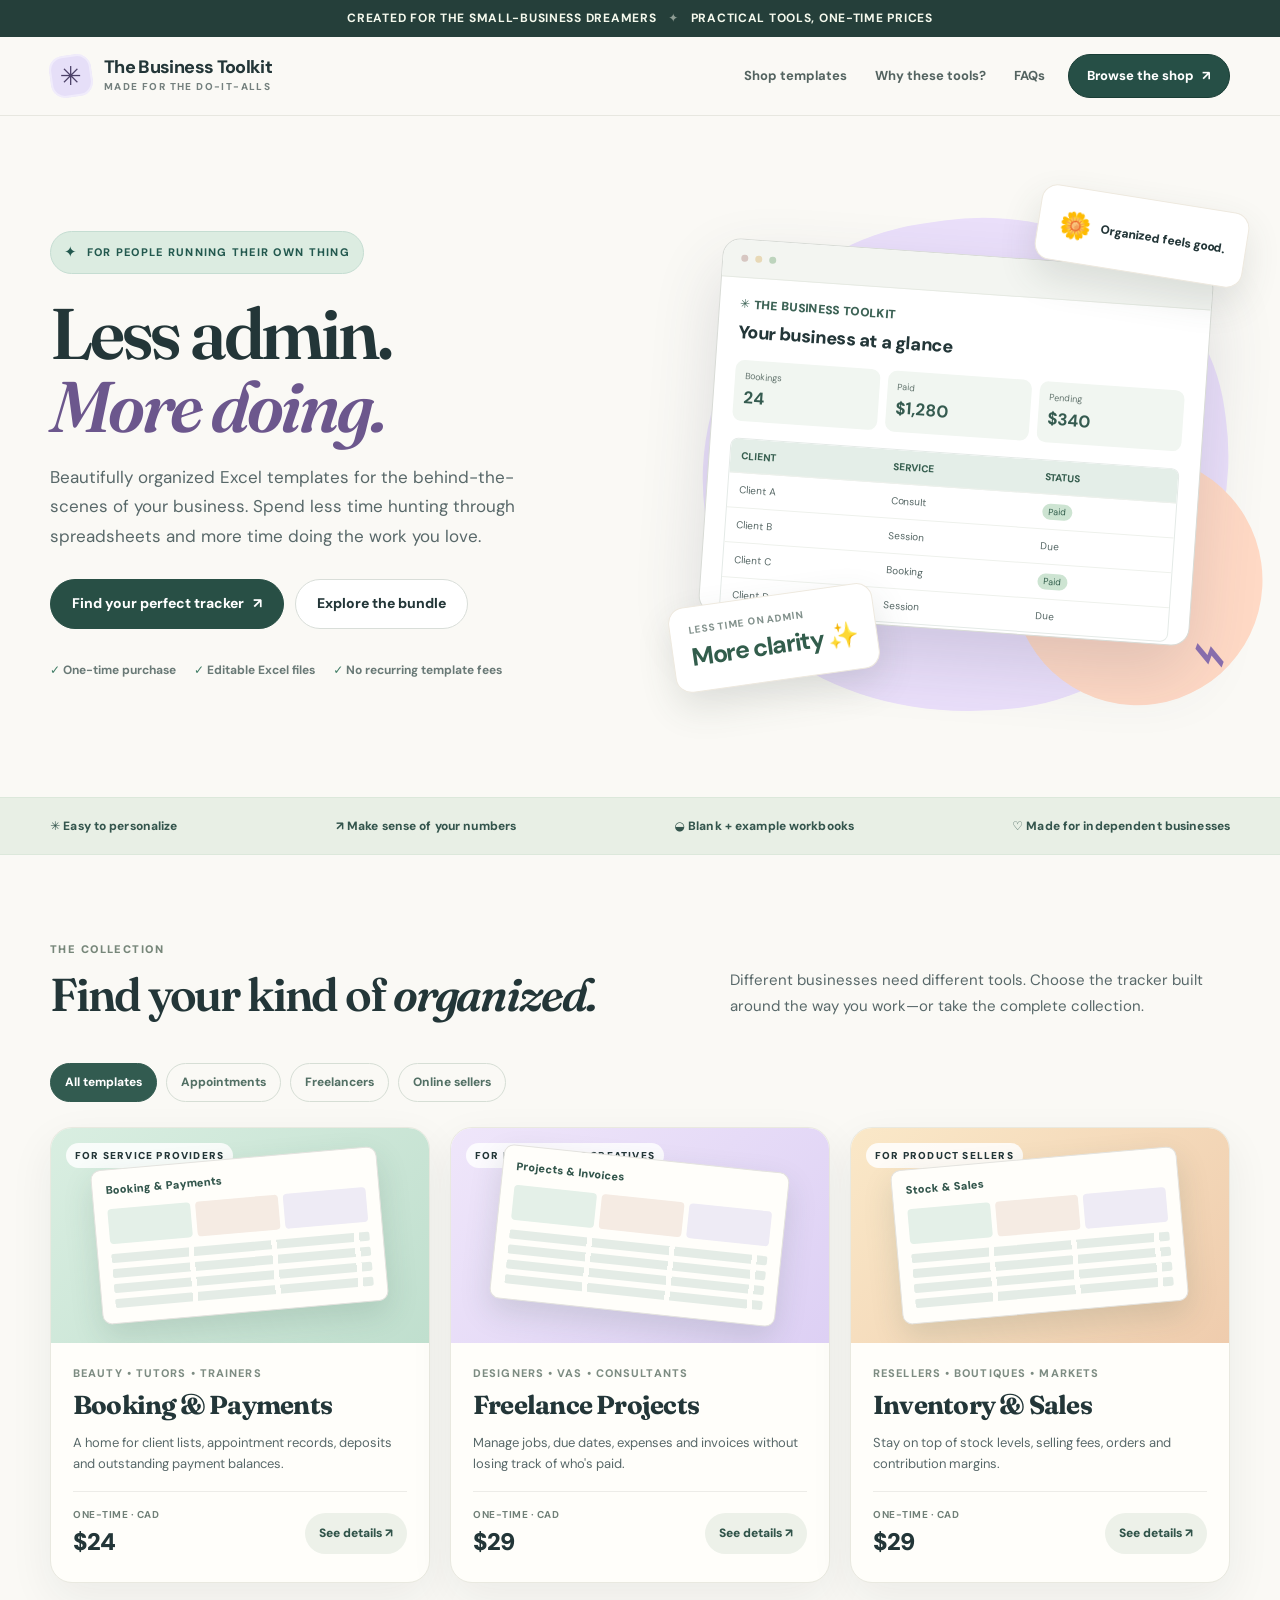
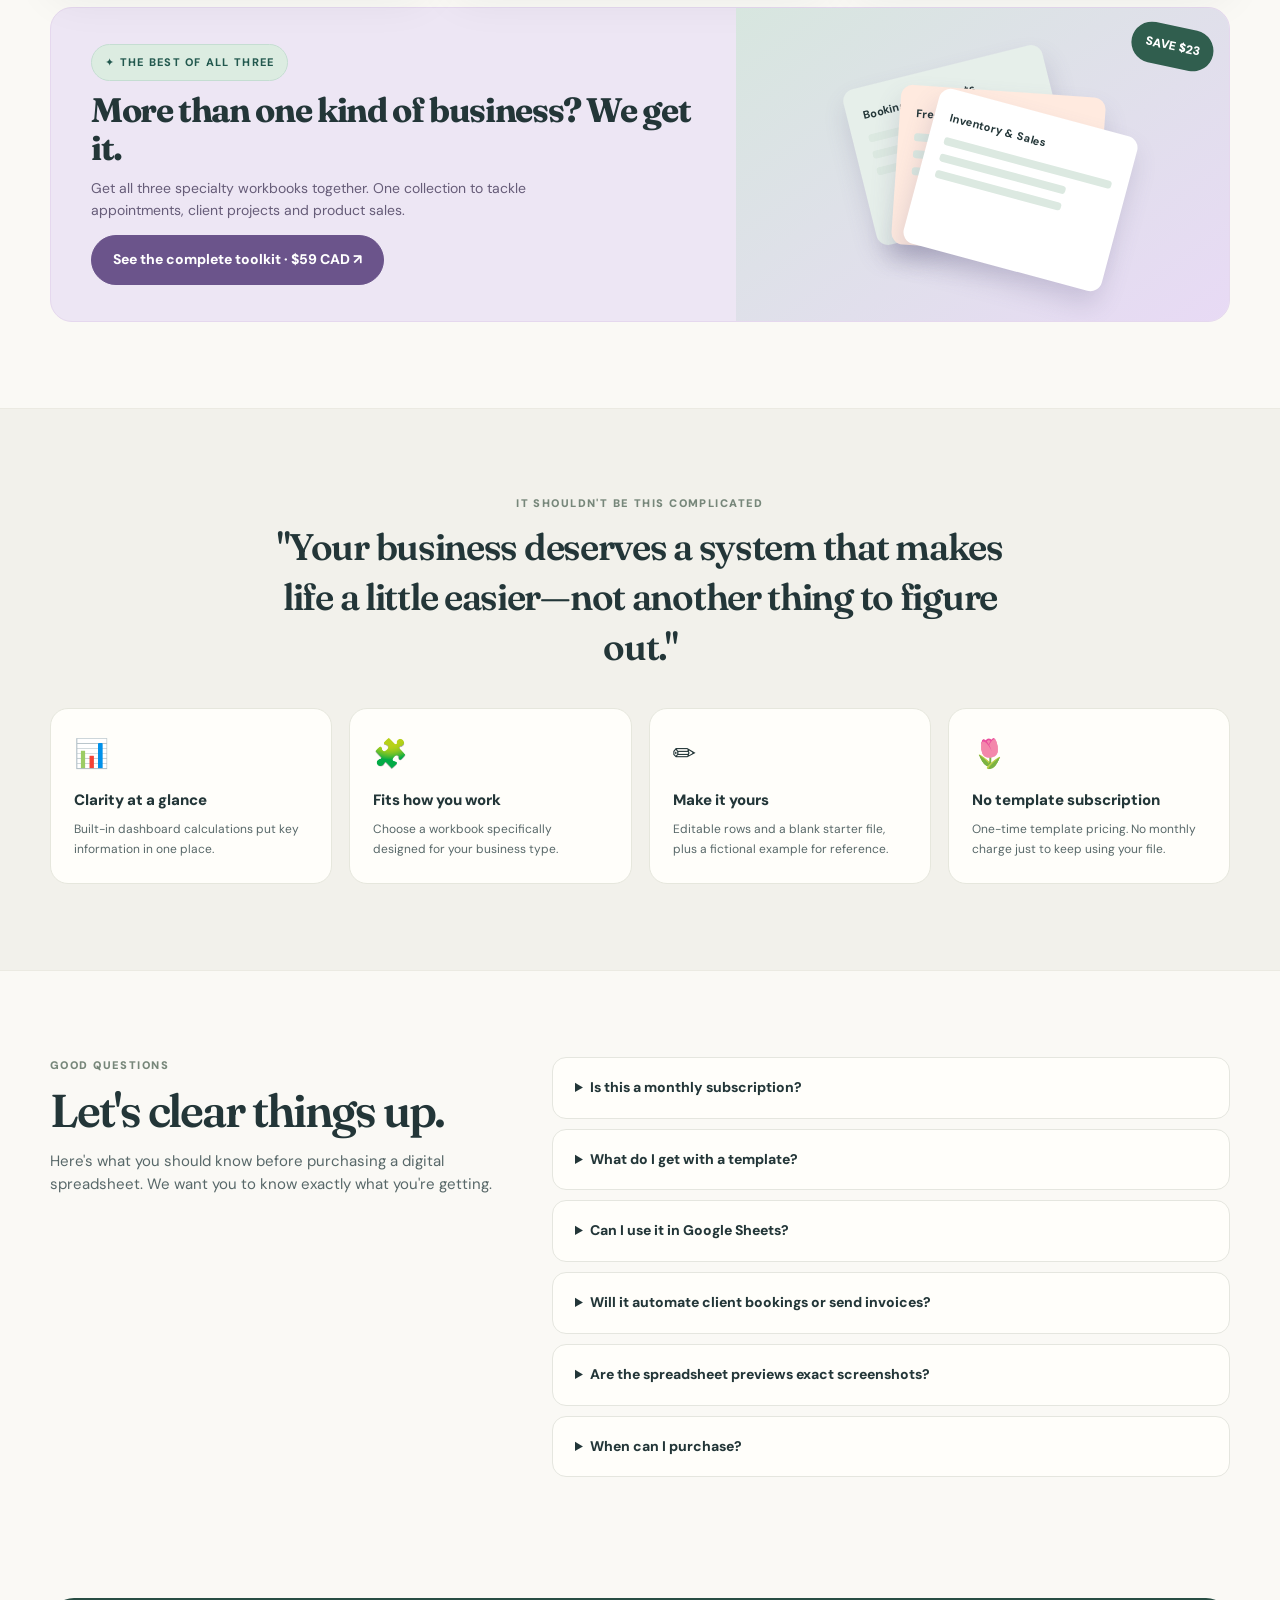
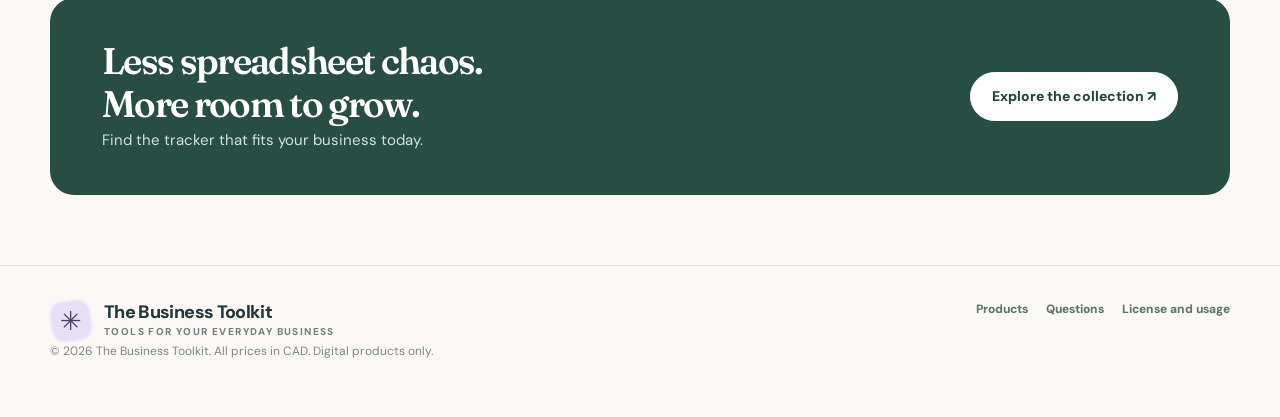
<file: business-toolkit/index.html>
<!doctype html>
<html lang="en-CA">
<head>
<meta charset="utf-8">
<meta name="viewport" content="width=device-width,initial-scale=1,viewport-fit=cover">
<meta name="theme-color" content="#f8f7f2">
<meta name="description" content="Simple, thoughtfully designed Excel business templates for appointments, freelance projects, invoices and inventory. No monthly subscription.">
<meta property="og:title" content="The Business Toolkit | Less admin. More doing.">
<meta property="og:description" content="Beautiful, practical spreadsheet tools for the independent business owner. Bookings, freelance invoicing and stock tracking.">
<meta property="og:type" content="website">
<title>The Business Toolkit — Less admin. More doing.</title>
<link rel="preconnect" href="https://fonts.googleapis.com">
<link rel="preconnect" href="https://fonts.gstatic.com" crossorigin>
<link href="https://fonts.googleapis.com/css2?family=DM+Sans:wght@400;500;600;700;800&family=Fraunces:opsz,wght,SOFT,WONK@9..144,500,20,1;9..144,600,20,1;9..144,700,20,1&display=swap" rel="stylesheet">
<style>
:root{--bg:#faf9f5;--surface:#fffefa;--ink:#233638;--mid:#586869;--line:#dedfd6;--sage:#d7e9de;--lav:#e6dff8;--peach:#ffded0;--pink:#ffbcae;--sun:#f8e5a7;--forest:#22584e;--purple:#6c578d;--shadow:0 16px 45px rgba(28,48,45,.065)}
*{box-sizing:border-box}html{scroll-behavior:smooth}body{margin:0;background:var(--bg);color:var(--ink);font:15px/1.55 "DM Sans",system-ui,sans-serif;-webkit-font-smoothing:antialiased}
button,input,a{font:inherit}a{color:inherit;text-decoration:none}button{cursor:pointer}button:focus-visible,a:focus-visible,summary:focus-visible{outline:3px solid #775ab6;outline-offset:3px}button[disabled]{opacity:.68;cursor:not-allowed}
.wrap{width:min(1180px,calc(100% - 42px));margin-inline:auto}.announcement{background:#253f3a;color:#f5f9ed;text-align:center;font-size:12px;letter-spacing:.06em;font-weight:700;padding:9px 12px}.announcement span{margin:0 8px;opacity:.5}.site-head{position:sticky;top:0;z-index:18;background:rgba(250,249,245,.96);border-bottom:1px solid #e7e7e0;backdrop-filter:blur(20px)}
.nav{height:78px;display:flex;align-items:center;gap:23px}.brand{display:flex;align-items:center;gap:12px;margin-right:auto;white-space:nowrap}.brandmark{display:grid;place-items:center;width:42px;height:42px;background:var(--lav);border-radius:14px;color:#4b4067;transform:rotate(-8deg);font-size:26px;box-shadow:inset 0 0 0 2px #fff6}.brandmark span{transform:rotate(8deg)}.brand-name{font-weight:800;line-height:1.08;letter-spacing:-.65px;font-size:18px}.brand-name small{font-size:10px;color:#74807e;display:block;letter-spacing:.14em;font-weight:800;margin-top:5px}.navlinks{display:flex;align-items:center;gap:28px}.navlinks a{font-weight:700;font-size:13px;color:#536360;transition:color .2s}.navlinks a:hover{color:#121d1f}.navbtn{border:1px solid #193d35;background:#264f46;border-radius:99px;color:white;font-size:13px;font-weight:800;padding:11px 18px;display:inline-flex;gap:8px;align-items:center;justify-content:center}.navbtn:hover{background:#173b33}.menu-button{display:none;border:0;background:none;font-size:24px}
.hero{padding:82px 0 84px;display:grid;grid-template-columns:minmax(0,1.02fr) minmax(0,.98fr);align-items:center;gap:40px;position:relative}.kicker{display:inline-flex;gap:9px;align-items:center;text-transform:uppercase;letter-spacing:.115em;color:var(--forest);font-weight:800;font-size:11px;background:#dcece1;border:1px solid #c5ddd2;padding:9px 13px;border-radius:99px}.kicker .star{font-size:15px}h1,h2,h3,p{margin-top:0}h1,h2,.serif{font-family:"Fraunces",Georgia,serif;letter-spacing:-.045em;font-weight:600}h1{font-size:clamp(50px,5.6vw,83px);line-height:1.02;margin:23px 0 19px}h1 em{font-weight:600;color:var(--purple);font-style:italic}h2{font-size:clamp(31px,3.6vw,49px);line-height:1.15;margin-bottom:13px}.hero p{font-size:17px;line-height:1.75;color:var(--mid);max-width:515px;margin-bottom:27px}.hero-actions{display:flex;gap:11px;flex-wrap:wrap}.btn{display:inline-flex;justify-content:center;align-items:center;gap:9px;border-radius:999px;border:1px solid var(--ink);background:transparent;color:var(--ink);font-weight:800;padding:13px 21px;font-size:14px;min-height:47px;transition:transform .15s ease,background .15s ease}.btn:hover:not(:disabled){transform:translateY(-2px)}.btn.dark{background:#284f45;color:white;border-color:#284f45}.btn.dark:hover:not(:disabled){background:#153c32}.btn.light{background:#fff;border-color:#d9ded9}.btn.purple{background:#6b548b;color:#fff;border-color:#6b548b}.trustrow{margin-top:32px;display:flex;flex-wrap:wrap;gap:9px 18px;color:#697976;font-size:12px;font-weight:700}.trustrow b{color:#3f7c65}
.hero-art{height:515px;position:relative;isolation:isolate}.blob{position:absolute;inset:22px 0 0 30px;background:#eadffa;border-radius:49% 48% 46% 55%/53% 46% 53% 44%;transform:rotate(-8deg);z-index:-2}.blob:after{content:"";width:250px;height:250px;background:#ffd9c5;border-radius:50%;position:absolute;right:-15px;bottom:-15px;z-index:-1}.mock-window{background:#fff;border:1px solid #d8dbd6;box-shadow:0 29px 66px #3c456029;border-radius:18px;position:absolute;overflow:hidden}.mock-main{width:88%;height:73%;left:7%;top:11%;transform:rotate(4deg)}.mock-top{height:38px;background:#f3f5f1;border-bottom:1px solid #e6eae3;display:flex;align-items:center;gap:7px;padding:0 18px}.dot{width:7px;height:7px;border-radius:50%;background:#d7c7c2}.dot:nth-child(2){background:#e8d9b7}.dot:nth-child(3){background:#bdd4bd}.mock-content{padding:17px 20px}.mock-brand{font-size:12px;font-weight:900;color:#3d6356;letter-spacing:.03em}.mock-title{font-weight:850;font-size:18px;margin:5px 0 14px;letter-spacing:-.4px}.mock-metrics{display:grid;grid-template-columns:repeat(3,1fr);gap:8px}.mock-metrics div{background:#f1f6f1;padding:10px;border-radius:9px}.mock-metrics small{display:block;font-size:9px;color:#63746e}.mock-metrics b{display:block;font-size:17px;color:#355b50}.mock-table{margin-top:17px;border:1px solid #e4eae7;border-radius:8px;overflow:hidden}.mock-table .tr{display:grid;grid-template-columns:1fr 1fr .8fr;padding:9px 11px;border-bottom:1px solid #eef1ec;font-size:10px;color:#556664}.mock-table .tr:first-child{background:#e4eee8;color:#365e4f;font-weight:800}.mock-table .tr:last-child{border-bottom:0}.mock-table .tr i{background:#cde4d2;color:#315d4b;padding:2px 6px;border-radius:20px;font-size:9px;font-style:normal}.floating{position:absolute;background:white;box-shadow:0 16px 36px #41504624;border:1px solid #eee9df;border-radius:16px;z-index:3}.float-book{right:-3%;top:0;padding:17px 20px;transform:rotate(9deg);font-weight:850;font-size:12px;display:flex;gap:10px;align-items:center}.float-book span{font-size:26px}.float-sale{left:0;bottom:31px;padding:15px 18px;transform:rotate(-8deg)}.float-sale small{display:block;color:#82918c;font-size:10px;font-weight:800;letter-spacing:.08em}.float-sale strong{display:block;color:#325d4c;font-size:25px;letter-spacing:-.05em}.squiggle{position:absolute;right:0;bottom:9px;font-family:Georgia,serif;color:#876dac;font-size:64px;transform:rotate(20deg)}
.ribbon{background:#e8efe5;border-block:1px solid #dce8db;padding:19px 0}.ribbon-inner{display:flex;justify-content:space-between;align-items:center;gap:16px;flex-wrap:wrap;color:#34554d;font-size:12px;font-weight:800;letter-spacing:.01em}.ribbon-inner span{display:flex;align-items:center;gap:9px}
section{scroll-margin-top:110px}.section{padding:86px 0}.section-intro{display:flex;justify-content:space-between;gap:30px;align-items:end;margin-bottom:29px}.section-intro p{color:var(--mid);max-width:500px;line-height:1.7}.eyebrow{font-size:11px;text-transform:uppercase;letter-spacing:.13em;color:#77877a;font-weight:900;margin-bottom:10px}.products{display:grid;grid-template-columns:repeat(3,minmax(0,1fr));gap:20px}.product{background:var(--surface);border:1px solid #e9e9e0;border-radius:22px;box-shadow:var(--shadow);overflow:hidden;display:flex;flex-direction:column;min-width:0;transition:transform .15s ease}.product:hover{transform:translateY(-4px)}.art{height:215px;position:relative;display:flex;align-items:center;justify-content:center;overflow:hidden}.art.booking{background:linear-gradient(135deg,#d9eee1,#c0dfce)}.art.freelance{background:linear-gradient(135deg,#efe6fa,#ddd0f4)}.art.inventory{background:linear-gradient(135deg,#fae8c8,#efccad)}.art.bundle{background:linear-gradient(135deg,#d7eadd,#e8ddf0 50%,#fbe5d0)}.mini-sheet{width:76%;height:72%;background:#fffefa;border:1px solid #e4e3df;border-radius:10px;box-shadow:0 13px 31px #2d4f4226;transform:rotate(-5deg);padding:12px 13px}.mini-sheet.rotate{transform:rotate(6deg)}.mini-title{font-size:11px;font-weight:900;color:#34574d;white-space:nowrap;overflow:hidden;text-overflow:ellipsis}.mini-stats{display:grid;grid-template-columns:1fr 1fr 1fr;gap:5px;margin-top:10px}.mini-stats div{height:35px;border-radius:4px;background:#e4f0e8}.mini-stats div:nth-child(2){background:#f5ebe3}.mini-stats div:nth-child(3){background:#eeebf5}.mini-grid{display:grid;gap:6px;margin-top:10px}.mini-grid div{height:9px;border-radius:2px;background:repeating-linear-gradient(90deg,#e4ece6 0,#e4ece6 30%,#fffefa 30%,#fffefa 32%)}.art .art-label{position:absolute;top:15px;left:15px;font-size:10px;font-weight:900;text-transform:uppercase;letter-spacing:.12em;background:#ffffffd7;border-radius:20px;padding:5px 9px}.product-body{padding:22px;display:flex;flex-direction:column;flex:1}.product .audience{font-size:11px;font-weight:800;text-transform:uppercase;letter-spacing:.10em;color:#7d8c82}.product h3{font-family:"Fraunces",Georgia,serif;font-size:26px;line-height:1.18;letter-spacing:-.03em;margin:8px 0 11px}.product p{color:var(--mid);font-size:13px;line-height:1.65;margin-bottom:17px;flex:1}.product-bottom{border-top:1px solid #edece8;padding-top:15px;display:flex;justify-content:space-between;align-items:center;gap:7px}.price{font-weight:900;font-size:24px;letter-spacing:-.05em}.price small{font-weight:700;font-size:10px;letter-spacing:.05em;color:#718078;text-transform:uppercase;display:block}.linkbtn{background:#edf1e9;border:0;border-radius:99px;padding:11px 14px;color:#31544a;font-size:12px;font-weight:850}.linkbtn:hover{background:#dcebdd}.filterbar{display:flex;gap:9px;flex-wrap:wrap;margin-bottom:25px}.chip{border:1px solid #d6ded5;padding:9px 14px;border-radius:99px;background:transparent;font-size:12px;font-weight:800;color:#537065}.chip[aria-pressed=true]{background:#325b50;color:#fff;border-color:#325b50}.none{display:none!important}
.bundle-band{margin-top:24px;border:1px solid #e5d8ee;overflow:hidden;border-radius:22px;background:#ede6f4;display:grid;grid-template-columns:1fr .72fr;align-items:center}.bundle-copy{padding:36px 40px}.bundle-copy h3{font-family:"Fraunces",Georgia,serif;font-size:34px;letter-spacing:-.04em;line-height:1.1;margin:11px 0}.bundle-copy p{font-size:14px;color:#665c78;max-width:450px}.bundle-graphic{height:100%;min-height:250px;display:grid;place-items:center;position:relative;background:linear-gradient(145deg,#d7e6df,#e8daf5)}.stack-sheet{width:205px;height:160px;border-radius:12px;background:#fff;box-shadow:0 14px 25px #5e5c8333;position:absolute;padding:16px}.stack-sheet:nth-child(1){transform:translate(-23px,-20px) rotate(-14deg);background:#e6efea}.stack-sheet:nth-child(2){transform:translate(16px,6px) rotate(4deg);background:#ffeadf}.stack-sheet:nth-child(3){transform:translate(38px,25px) rotate(15deg);background:#fff}.stack-sheet b{font-size:11px}.stack-sheet div{margin-top:9px;border-radius:3px;height:8px;background:#dce9e1}.stack-sheet div+div{width:75%}.savebubble{position:absolute;right:15px;top:18px;background:#305e4e;color:white;padding:11px 14px;font-size:12px;font-weight:900;border-radius:100px;transform:rotate(12deg);z-index:3}
.why{background:#f2f1eb;border-block:1px solid #ebeae2}.features{display:grid;grid-template-columns:repeat(4,minmax(0,1fr));gap:17px;margin-top:36px}.feature{background:#fffefa;border:1px solid #e6e7dd;border-radius:18px;padding:23px}.feature .featureicon{font-size:28px}.feature h3{font-size:15px;margin:14px 0 8px;font-weight:850}.feature p{font-size:12px;color:var(--mid);margin:0;line-height:1.65}.quote{font-family:"Fraunces",Georgia,serif;font-size:clamp(24px,3vw,37px);font-weight:600;letter-spacing:-.035em;line-height:1.35;max-width:780px;margin:auto;text-align:center}
.faq-grid{display:grid;grid-template-columns:.8fr 1.2fr;gap:50px}.faq-grid p{color:var(--mid)}.faq-list details{background:#fffefa;border:1px solid #e5e6df;padding:19px 22px;border-radius:14px;margin-bottom:10px}.faq-list summary{font-size:14px;font-weight:800;cursor:pointer}.faq-list details p{padding-top:12px;font-size:13px;margin-bottom:0;line-height:1.7}
.bottom-cta{margin:25px 0 70px;padding:42px 52px;border-radius:24px;background:#284d43;color:#fff;display:flex;align-items:center;justify-content:space-between;gap:30px}.bottom-cta h2{font-size:37px;margin-bottom:4px}.bottom-cta p{color:#d4e3d9;margin:0}.bottom-cta .btn{background:#fff;color:#21463c;border-color:#fff;flex-shrink:0}
footer{border-top:1px solid #e3e4db;padding:34px 0 45px}.footer-inner{display:flex;justify-content:space-between;align-items:start;gap:25px}.footer-inner p{font-size:12px;color:#7c8881}.footer-links{display:flex;gap:18px;flex-wrap:wrap}.footer-links a,.footer-links button{color:#5d7569;font-size:12px;font-weight:800;border:0;background:transparent;padding:0}
dialog{border:0;padding:0;max-width:900px;width:calc(100% - 28px);max-height:calc(100vh - 34px);overflow:auto;border-radius:25px;background:#fffefa;color:var(--ink);box-shadow:0 34px 100px #1d302da8}dialog::backdrop{background:#132822bc;backdrop-filter:blur(5px)}.modal-grid{display:grid;grid-template-columns:.85fr 1.15fr}.modal-art{background:#e1e9dd;min-height:470px;display:flex;justify-content:center;align-items:center;position:relative}.modal-copy{padding:32px 36px}.modal-copy h2{font-size:38px;margin-top:8px}.modal-copy .intro{color:#596a64;font-size:14px;line-height:1.68}.modal-copy .price{font-size:31px;margin:16px 0}.modal-list{padding-left:19px;margin:7px 0 16px;color:#435a50;font-size:13px}.modal-list li{margin-bottom:7px}.modal-close{position:sticky;top:12px;float:right;z-index:2;margin:12px -2px -44px 0;border:1px solid #e8e9e0;border-radius:100px;width:39px;height:39px;background:#fff;display:grid;place-items:center;font-size:23px}.modal-note{background:#f2f5ed;border:1px solid #e3e8df;color:#586a5e;padding:12px;font-size:12px;border-radius:12px;margin-top:11px}.modal-title{font-weight:850;font-size:12px;margin-top:16px;color:#324f46}.modal-actions{display:grid;grid-template-columns:1fr;gap:8px}.modal-actions .btn{width:100%}.modal-art .mini-sheet{width:70%;max-width:260px;height:260px;transform:rotate(-5deg);padding:22px}.modal-art .mini-title{font-size:16px}.modal-art .mini-stats div{height:66px}.modal-art .mini-grid{margin-top:22px;gap:11px}.modal-art .mini-grid div{height:13px}.modal-art .art-label{position:absolute}.modal-art.booking{background:#d9eee1}.modal-art.freelance{background:#e9ddf7}.modal-art.inventory{background:#f5dfc9}.modal-art.bundle{background:#dfebe3}.alert{margin-top:8px;padding:12px 15px;border:1px solid #eddfb1;background:#fff5d4;border-radius:12px;color:#725c24;font-size:12px}
@media(max-width:900px){.navlinks{gap:14px}.hero{gap:20px}.hero-art{height:440px}.products{gap:13px}.product h3{font-size:23px}.features{grid-template-columns:repeat(2,1fr)}}
@media(max-width:700px){.wrap{width:min(100% - 30px,1180px)}.nav{height:67px}.navlinks{display:none}.navbtn{padding:9px 13px}.brand-name{font-size:16px}.hero{grid-template-columns:1fr;padding:50px 0 30px}.hero-art{height:340px;max-width:510px;width:100%;margin:2px auto 0}.blob{inset:0 10px 15px 14px}.mock-main{top:25px;left:8%;height:280px;width:80%}.mock-table .tr:nth-child(n+4){display:none}.float-book{right:0;top:0}.float-sale{bottom:8px}.hero h1{font-size:clamp(50px,11vw,75px)}.hero p{font-size:15px}.ribbon-inner{justify-content:center;gap:9px 18px}.section{padding:58px 0}.section-intro{display:block}.products{grid-template-columns:1fr 1fr}.product-body{padding:17px}.product h3{font-size:22px}.art{height:165px}.mini-sheet{width:82%}.bundle-band{grid-template-columns:1fr}.bundle-copy{padding:28px}.bundle-graphic{min-height:190px}.features{grid-template-columns:1fr 1fr;gap:10px}.feature{padding:16px}.faq-grid{grid-template-columns:1fr;gap:16px}.bottom-cta{padding:30px;flex-direction:column;align-items:start;margin-bottom:40px}.bottom-cta h2{font-size:32px}.footer-inner{display:block}.footer-links{margin-top:18px}.modal-grid{grid-template-columns:1fr}.modal-art{min-height:235px}.modal-art .mini-sheet{height:185px;width:60%}.modal-art .mini-stats div{height:35px}.modal-art .mini-grid{gap:5px;margin-top:12px}.modal-copy{padding:22px}.modal-copy h2{font-size:31px}}
@media(max-width:425px){.products{grid-template-columns:1fr}.art{height:225px}.product-body{padding:21px}.product h3{font-size:27px}.features{grid-template-columns:1fr 1fr}.feature h3{font-size:13px}.brand-name{font-size:15px}.announcement{font-size:10px}.navbtn{font-size:11px}.modal-art{min-height:215px}}
@media(prefers-reduced-motion:reduce){html{scroll-behavior:auto}.product,.btn{transition:none!important}}
</style>
</head>
<body>
<div class="announcement">CREATED FOR THE SMALL-BUSINESS DREAMERS <span>✦</span> PRACTICAL TOOLS, ONE-TIME PRICES</div>
<header class="site-head">
  <nav class="wrap nav" aria-label="Main navigation">
    <a class="brand" href="#top" aria-label="The Business Toolkit home"><span class="brandmark" aria-hidden="true"><span>✳</span></span><span class="brand-name">The Business Toolkit<small>MADE FOR THE DO-IT-ALLS</small></span></a>
    <div class="navlinks"><a href="#shop">Shop templates</a><a href="#why">Why these tools?</a><a href="#questions">FAQs</a></div>
    <a class="navbtn" href="#shop">Browse the shop <span aria-hidden="true">↗</span></a>
  </nav>
</header>
<main id="top">
  <section class="wrap hero" aria-label="Store introduction">
    <div>
      <span class="kicker"><span class="star" aria-hidden="true">✦</span> FOR PEOPLE RUNNING THEIR OWN THING</span>
      <h1>Less admin.<br><em>More doing.</em></h1>
      <p>Beautifully organized Excel templates for the behind-the-scenes of your business. Spend less time hunting through spreadsheets and more time doing the work you love.</p>
      <div class="hero-actions"><a href="#shop" class="btn dark">Find your perfect tracker <span aria-hidden="true">↗</span></a><button class="btn light" type="button" data-view="bundle">Explore the bundle</button></div>
      <div class="trustrow"><span><b>✓</b> One-time purchase</span><span><b>✓</b> Editable Excel files</span><span><b>✓</b> No recurring template fees</span></div>
    </div>
    <div class="hero-art" aria-label="Illustration of a business dashboard spreadsheet">
      <div class="blob"></div><div class="mock-window mock-main"><div class="mock-top"><i class="dot"></i><i class="dot"></i><i class="dot"></i></div><div class="mock-content">
        <div class="mock-brand">✳ THE BUSINESS TOOLKIT</div><div class="mock-title">Your business at a glance</div>
        <div class="mock-metrics"><div><small>Bookings</small><b>24</b></div><div><small>Paid</small><b>$1,280</b></div><div><small>Pending</small><b>$340</b></div></div>
        <div class="mock-table"><div class="tr"><span>CLIENT</span><span>SERVICE</span><span>STATUS</span></div><div class="tr"><span>Client A</span><span>Consult</span><span><i>Paid</i></span></div><div class="tr"><span>Client B</span><span>Session</span><span>Due</span></div><div class="tr"><span>Client C</span><span>Booking</span><span><i>Paid</i></span></div><div class="tr"><span>Client D</span><span>Session</span><span>Due</span></div></div>
      </div></div><div class="floating float-book"><span>🌼</span> Organized feels good.</div><div class="floating float-sale"><small>LESS TIME ON ADMIN</small><strong>More clarity ✨</strong></div><div class="squiggle" aria-hidden="true">⌁</div>
    </div>
  </section>
  <div class="ribbon"><div class="wrap ribbon-inner"><span>✳ Easy to personalize</span><span>↗ Make sense of your numbers</span><span>◒ Blank + example workbooks</span><span>♡ Made for independent businesses</span></div></div>
  <section class="section wrap" id="shop">
    <div class="section-intro"><div><div class="eyebrow">THE COLLECTION</div><h2>Find your kind of <em>organized.</em></h2></div><p>Different businesses need different tools. Choose the tracker built around the way you work—or take the complete collection.</p></div>
    <div class="filterbar" aria-label="Filter products">
      <button class="chip" type="button" data-filter="all" aria-pressed="true">All templates</button>
      <button class="chip" type="button" data-filter="booking" aria-pressed="false">Appointments</button>
      <button class="chip" type="button" data-filter="freelance" aria-pressed="false">Freelancers</button>
      <button class="chip" type="button" data-filter="inventory" aria-pressed="false">Online sellers</button>
    </div>
    <div class="products" id="productGrid">
      <article class="product" data-category="booking"><div class="art booking"><span class="art-label">FOR SERVICE PROVIDERS</span><div class="mini-sheet"><div class="mini-title">Booking & Payments</div><div class="mini-stats"><div></div><div></div><div></div></div><div class="mini-grid"><div></div><div></div><div></div><div></div></div></div></div>
        <div class="product-body"><span class="audience">BEAUTY • TUTORS • TRAINERS</span><h3>Booking & Payments</h3><p>A home for client lists, appointment records, deposits and outstanding payment balances.</p><div class="product-bottom"><div class="price"><small>ONE-TIME · CAD</small>$24</div><button class="linkbtn" type="button" data-view="appointments">See details ↗</button></div></div>
      </article>
      <article class="product" data-category="freelance"><div class="art freelance"><span class="art-label">FOR INDEPENDENT CREATIVES</span><div class="mini-sheet rotate"><div class="mini-title">Projects & Invoices</div><div class="mini-stats"><div></div><div></div><div></div></div><div class="mini-grid"><div></div><div></div><div></div><div></div></div></div></div>
        <div class="product-body"><span class="audience">DESIGNERS • VAs • CONSULTANTS</span><h3>Freelance Projects</h3><p>Manage jobs, due dates, expenses and invoices without losing track of who's paid.</p><div class="product-bottom"><div class="price"><small>ONE-TIME · CAD</small>$29</div><button class="linkbtn" type="button" data-view="freelance">See details ↗</button></div></div>
      </article>
      <article class="product" data-category="inventory"><div class="art inventory"><span class="art-label">FOR PRODUCT SELLERS</span><div class="mini-sheet"><div class="mini-title">Stock & Sales</div><div class="mini-stats"><div></div><div></div><div></div></div><div class="mini-grid"><div></div><div></div><div></div><div></div></div></div></div>
        <div class="product-body"><span class="audience">RESELLERS • BOUTIQUES • MARKETS</span><h3>Inventory & Sales</h3><p>Stay on top of stock levels, selling fees, orders and contribution margins.</p><div class="product-bottom"><div class="price"><small>ONE-TIME · CAD</small>$29</div><button class="linkbtn" type="button" data-view="inventory">See details ↗</button></div></div>
      </article>
    </div>
    <div class="bundle-band" id="bundle">
      <div class="bundle-copy"><span class="kicker">✦ THE BEST OF ALL THREE</span><h3>More than one kind of business? We get it.</h3><p>Get all three specialty workbooks together. One collection to tackle appointments, client projects and product sales.</p><button class="btn purple" type="button" data-view="bundle">See the complete toolkit · $59 CAD ↗</button></div>
      <div class="bundle-graphic" aria-label="Illustration of three spreadsheet workbooks"><div class="stack-sheet"><b>Booking & Payments</b><div></div><div></div><div></div></div><div class="stack-sheet"><b>Freelance Projects</b><div></div><div></div><div></div></div><div class="stack-sheet"><b>Inventory & Sales</b><div></div><div></div><div></div></div><span class="savebubble">SAVE $23</span></div>
    </div>
  </section>
  <section class="section why" id="why">
    <div class="wrap"><div class="eyebrow" style="text-align:center">IT SHOULDN'T BE THIS COMPLICATED</div><div class="quote">"Your business deserves a system that makes life a little easier—not another thing to figure out."</div>
      <div class="features">
        <div class="feature"><div class="featureicon">📊</div><h3>Clarity at a glance</h3><p>Built-in dashboard calculations put key information in one place.</p></div>
        <div class="feature"><div class="featureicon">🧩</div><h3>Fits how you work</h3><p>Choose a workbook specifically designed for your business type.</p></div>
        <div class="feature"><div class="featureicon">✏️</div><h3>Make it yours</h3><p>Editable rows and a blank starter file, plus a fictional example for reference.</p></div>
        <div class="feature"><div class="featureicon">🌷</div><h3>No template subscription</h3><p>One-time template pricing. No monthly charge just to keep using your file.</p></div>
      </div>
    </div>
  </section>
  <section class="section wrap" id="questions">
    <div class="faq-grid">
      <div><div class="eyebrow">GOOD QUESTIONS</div><h2>Let's clear things up.</h2><p>Here's what you should know before purchasing a digital spreadsheet. We want you to know exactly what you're getting.</p></div>
      <div class="faq-list">
        <details><summary>Is this a monthly subscription?</summary><p>No. Each template has a one-time listed price. No ongoing template access fee is required.</p></details>
        <details><summary>What do I get with a template?</summary><p>A downloadable ZIP containing a blank Excel workbook ready for your own data, a separate workbook with fictional examples, a quick-start PDF guide and a single-business-use license.</p></details>
        <details><summary>Can I use it in Google Sheets?</summary><p>These products are designed as Excel .xlsx workbooks. We haven't verified full Google Sheets compatibility, and some Excel features may behave differently when imported.</p></details>
        <details><summary>Will it automate client bookings or send invoices?</summary><p>No. These are manual-entry trackers with built-in spreadsheet calculations—not online booking platforms, invoice generators, payroll systems, tax software or payment processors.</p></details>
        <details><summary>Are the spreadsheet previews exact screenshots?</summary><p>The graphics on this storefront are illustrative previews. The actual products are Excel files with their own dashboards, forms and spreadsheet tabs. You can review the sample workbook included after purchase.</p></details>
        <details><summary>When can I purchase?</summary><p>The storefront catalog is available to explore. Checkout will open once the store's live payments and automatic digital delivery have been tested. Until then, purchase buttons are marked unavailable.</p></details>
      </div>
    </div>
  </section>
  <div class="wrap"><div class="bottom-cta"><div><h2>Less spreadsheet chaos.<br>More room to grow.</h2><p>Find the tracker that fits your business today.</p></div><a class="btn" href="#shop">Explore the collection ↗</a></div></div>
</main>
<footer><div class="wrap footer-inner"><div><a class="brand" href="#top"><span class="brandmark" aria-hidden="true"><span>✳</span></span><span class="brand-name">The Business Toolkit<small>TOOLS FOR YOUR EVERYDAY BUSINESS</small></span></a><p>© <span id="year"></span> The Business Toolkit. All prices in CAD. Digital products only.</p></div><div class="footer-links"><a href="#shop">Products</a><a href="#questions">Questions</a><button type="button" data-policy="terms">License and usage</button></div></div></footer>
<dialog id="productDialog" aria-labelledby="modalTitle"><button type="button" id="closeModal" class="modal-close" aria-label="Close product details">×</button><div class="modal-grid"><div class="modal-art booking" id="modalArt"><span class="art-label" id="modalArtLabel">EXCEL TEMPLATE</span><div class="mini-sheet"><div class="mini-title" id="modalSheetTitle">Booking & Payments</div><div class="mini-stats"><div></div><div></div><div></div></div><div class="mini-grid"><div></div><div></div><div></div><div></div><div></div></div></div></div><div class="modal-copy"><div class="eyebrow" id="modalCategory">THE COLLECTION</div><h2 id="modalTitle">Business tracker</h2><p class="intro" id="modalDescription"></p><div class="modal-title">WHAT'S INSIDE</div><ul class="modal-list" id="modalFeatures"></ul><div class="modal-title">IMPORTANT TO KNOW</div><p class="intro" id="modalLimit"></p><div class="price" id="modalPrice">$29 CAD</div><div class="modal-actions"><button type="button" class="btn dark" id="checkoutButton" disabled>Checkout opening soon</button><button type="button" class="btn light" id="compareButton">← Compare templates</button></div><div class="modal-note" id="checkoutStatus">Live checkout is not yet connected. No payment will be taken from this site right now.</div></div></div></dialog>
<dialog id="policyDialog" aria-labelledby="policyTitle"><button class="modal-close" id="closePolicy" type="button" aria-label="Close usage information">×</button><div class="modal-copy"><h2 id="policyTitle">Template usage</h2><p class="intro">Our workbooks are sold as editable digital spreadsheet templates for use within one purchaser's own business. You may enter your data and adapt the workbook to support that business. Redistribution, resale of the files, sharing the blank templates with other businesses, and claiming the template designs as your own products are not included in the standard license.</p><p class="intro">These trackers are organizational tools, not tax, legal or accounting advice. Use appropriate privacy practices when entering information about clients. They do not connect to banks, collect payments, or automatically send messages.</p><button class="btn light" type="button" id="policyOkay">Got it</button></div></dialog>
<script src="./checkout-config.js"></script>
<script>
(function(){
"use strict";
const PRODUCTS={
appointments:{name:"Booking & Payments",category:"APPOINTMENTS & SERVICES",style:"booking",audience:"salons, beauty professionals, tutors, personal trainers and other appointment businesses",description:"Keep client records, appointment details, deposits and money owed in one tidy Excel workbook. Record full or partial payments and get a quick view of what's collected and what's outstanding.",features:["Client directory with unique IDs","Appointment and booking tracker","Partial and full payment records","Automatically calculated dashboard","200 prepared booking rows and 200 payment rows","Blank workbook + filled fictional example + PDF guide"],limitation:"Not an online booking system, reminder service, calendar sync, payment processor or tax filing tool.",price:24},
freelance:{name:"Freelance Projects",category:"FREELANCERS & CREATIVES",style:"freelance",audience:"designers, virtual assistants, content creators and consultants",description:"Track your clients, project deadlines, invoices, deposits, payments and costs without bouncing between different documents. See what you have collected, what is outstanding and which invoices are overdue.",features:["Clients, projects and deadlines","Invoice register and due dates","Linked partial-payment tracking","Project expenses and cashflow dashboard","Built-in data quality checks","Blank workbook + filled fictional example + PDF guide"],limitation:"An invoice TRACKER, not an invoice PDF generator, payment gateway, client portal or bookkeeping/tax service.",price:29},
inventory:{name:"Inventory & Sales",category:"SELLERS & RETAILERS",style:"inventory",audience:"marketplace sellers, online shops, market vendors and boutiques",description:"Stay on top of products, incoming stock and order-line sales while tracking fees, shipping and contribution margin. See when a product might need restocking and which sales perform best.",features:["SKU and product catalog","Purchase and restocking log","Sales and order-line tracker","Shipping and selling-fee inputs","Stock levels and contribution-margin dashboard","Blank workbook + filled fictional example + PDF guide"],limitation:"Not a live ecommerce inventory sync, POS system or tax calculation tool. Contribution margin is not the same as net or taxable profit.",price:29},
bundle:{name:"The Complete Business Toolkit",category:"THE FULL COLLECTION",style:"bundle",audience:"multi-service businesses and anyone wanting the full collection",description:"Three purpose-built Excel workbooks for three everyday business workflows: appointments, freelance projects and product sales. Keep every specialty tracker in your back pocket.",features:["Booking & Payments workbook package","Freelance Projects workbook package","Inventory & Sales workbook package","Blank and fictional example workbooks for each","Quick-start PDF and individual licenses for each","CA$23 less than buying separately"],limitation:"This bundle contains the same independent spreadsheet products listed separately; they do not sync data between one another.",price:59}
};
const config=window.BTK_STORE||{checkout:{},live:false};
const dialog=document.getElementById("productDialog");
const policy=document.getElementById("policyDialog");
let current="appointments";
function openDetails(id){
 const p=PRODUCTS[id];if(!p)return;current=id;
 document.getElementById("modalCategory").textContent=p.category;
 document.getElementById("modalTitle").textContent=p.name;
 document.getElementById("modalSheetTitle").textContent=p.name;
 document.getElementById("modalArtLabel").textContent=p.category;
 document.getElementById("modalDescription").textContent=p.description;
 document.getElementById("modalFeatures").innerHTML=p.features.map(x=>"<li>"+x+"</li>").join("");
 document.getElementById("modalLimit").textContent=p.limitation;
 document.getElementById("modalPrice").textContent="$"+p.price+" CAD · one-time";
 const art=document.getElementById("modalArt");art.className="modal-art "+p.style;
 const btn=document.getElementById("checkoutButton");
 const status=document.getElementById("checkoutStatus");
 const link=config.checkout&&config.checkout[id];
 const good=Boolean(config.live&&typeof link==="string"&&/^https:\/\/[^ ]+$/i.test(link));
 btn.disabled=!good;
 btn.textContent=good?"Purchase securely · $"+p.price+" CAD ↗":"Checkout opening soon";
 status.textContent=good?"You will be taken to our secure external checkout to purchase and download this product.":"We're finishing payment and delivery setup. This button will become available after the live checkout has been verified.";
 if(!dialog.open)dialog.showModal();
}
document.querySelectorAll("[data-view]").forEach(b=>b.addEventListener("click",()=>openDetails(b.dataset.view)));
document.querySelectorAll("[data-filter]").forEach(b=>b.addEventListener("click",()=>{
 const type=b.dataset.filter;
 document.querySelectorAll("[data-filter]").forEach(ch=>ch.setAttribute("aria-pressed",String(ch===b)));
 document.querySelectorAll(".product").forEach(el=>el.classList.toggle("none",type!=="all"&&el.dataset.category!==type));
}));
document.getElementById("checkoutButton").addEventListener("click",()=>{
 const link=config.checkout&&config.checkout[current];
 if(config.live&&typeof link==="string"&&/^https:\/\/[^ ]+$/i.test(link))window.open(link,"_blank","noopener,noreferrer");
});
document.getElementById("closeModal").addEventListener("click",()=>dialog.close());
document.getElementById("compareButton").addEventListener("click",()=>dialog.close());
dialog.addEventListener("click",e=>{if(e.target===dialog)dialog.close()});
document.querySelectorAll("[data-policy]").forEach(b=>b.addEventListener("click",()=>policy.showModal()));
document.getElementById("closePolicy").addEventListener("click",()=>policy.close());
document.getElementById("policyOkay").addEventListener("click",()=>policy.close());
policy.addEventListener("click",e=>{if(e.target===policy)policy.close()});
document.getElementById("year").textContent=new Date().getFullYear();
if(location.hash==="#appointments"||location.hash==="#freelance"||location.hash==="#inventory"||location.hash==="#bundle-detail")openDetails(location.hash==="#bundle-detail"?"bundle":location.hash.slice(1));
})();
</script>
</body></html>
</file>
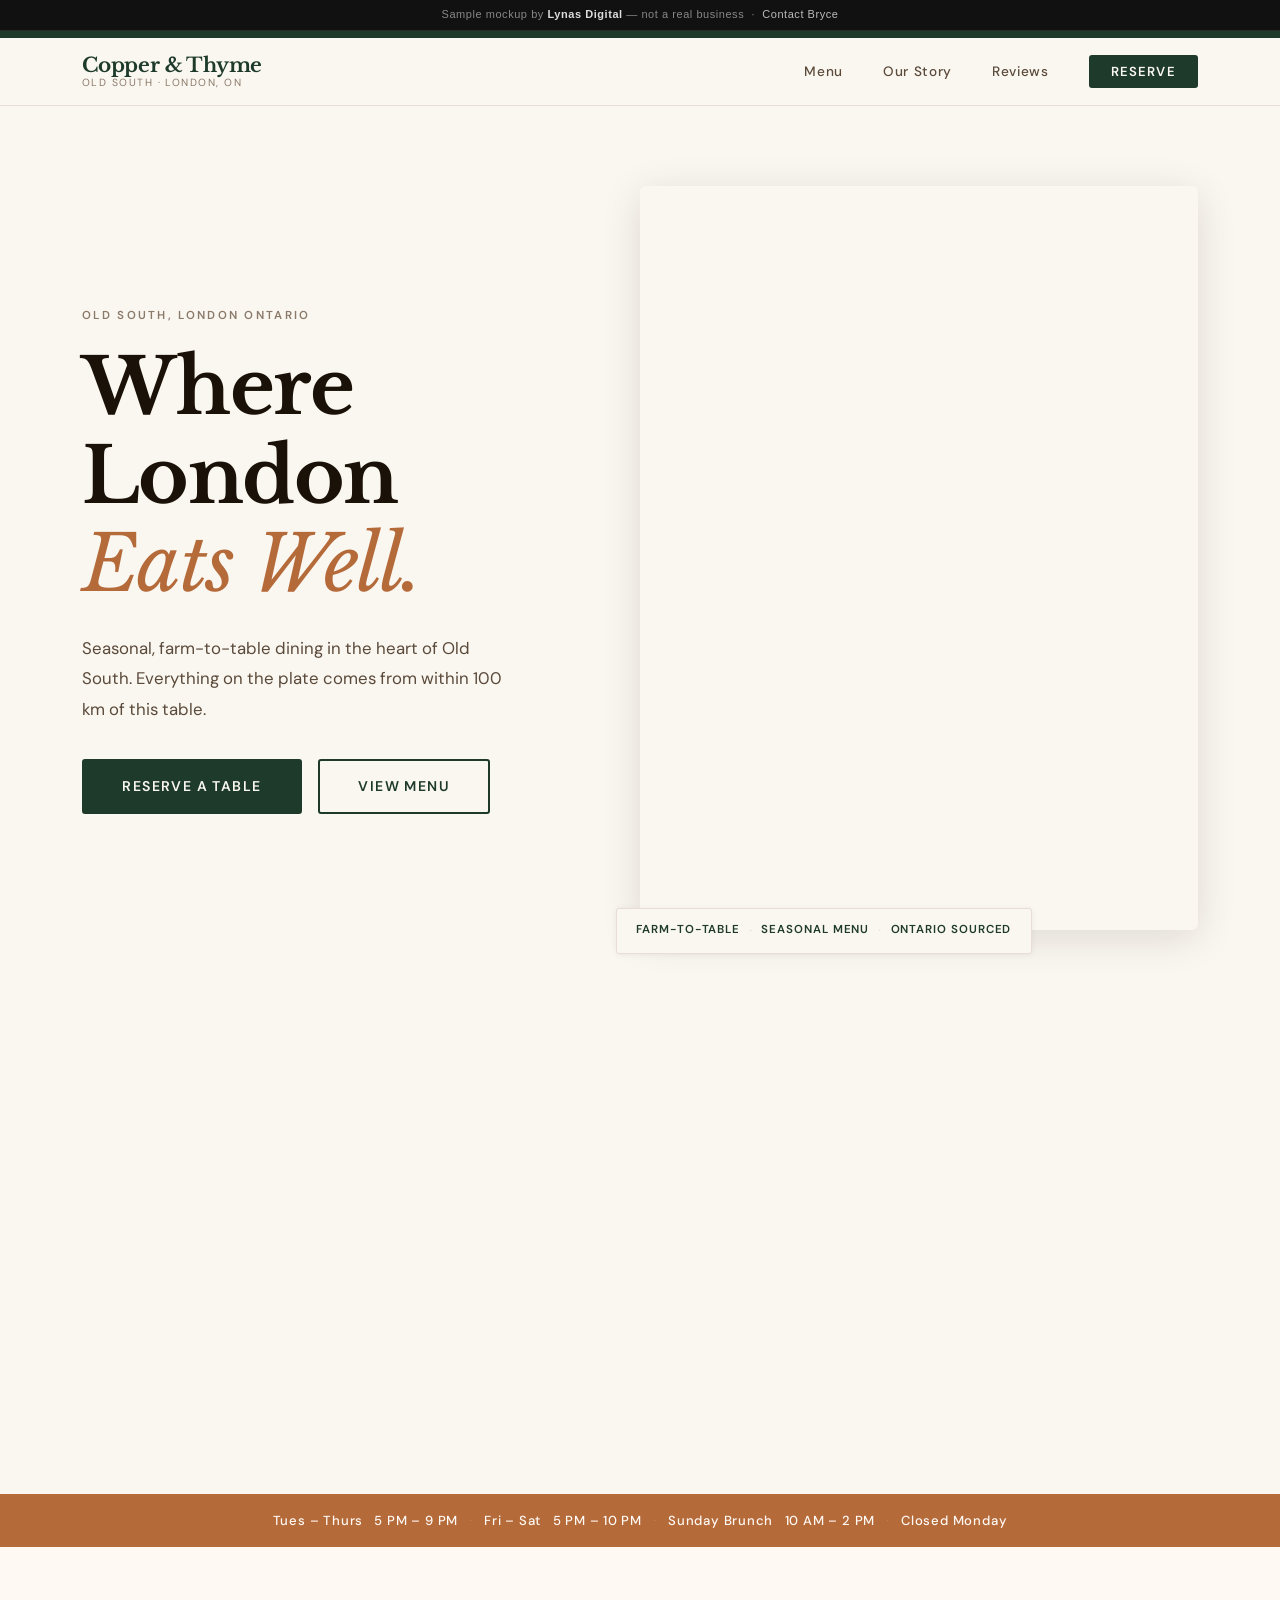
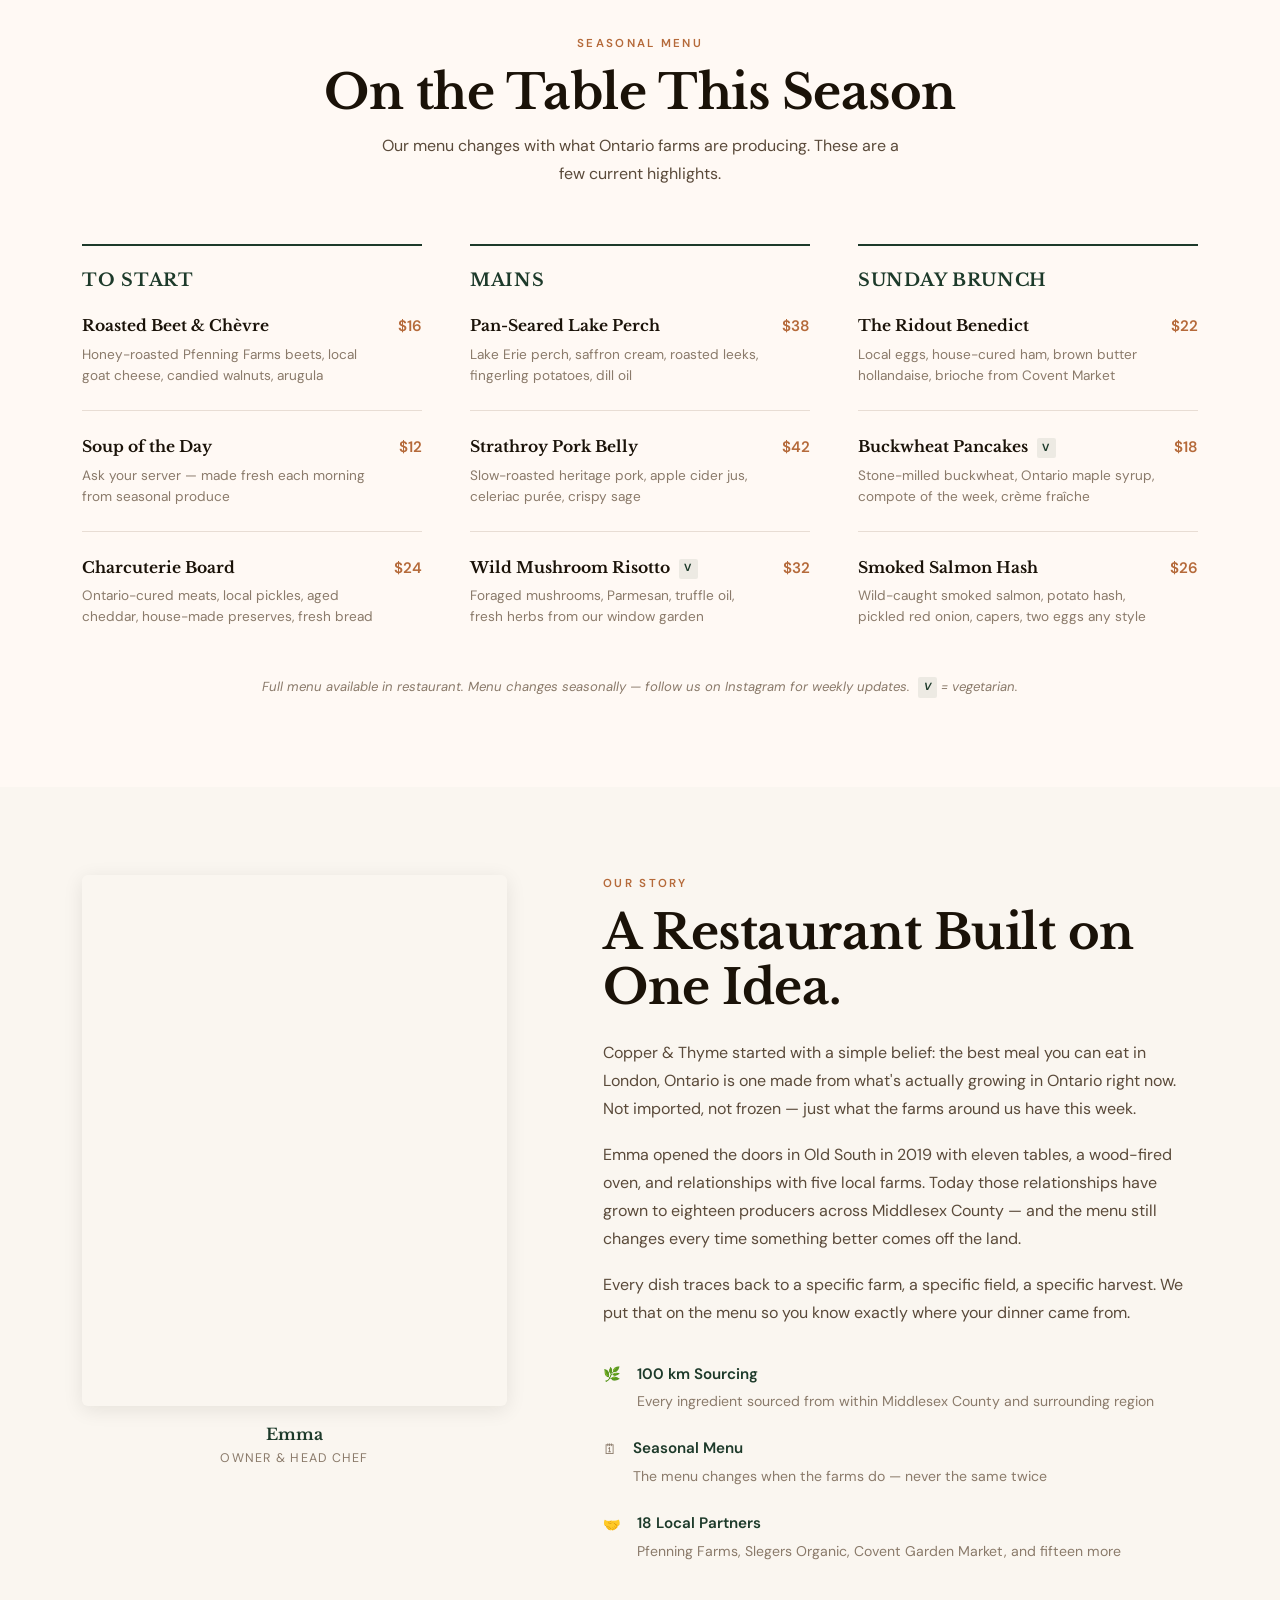
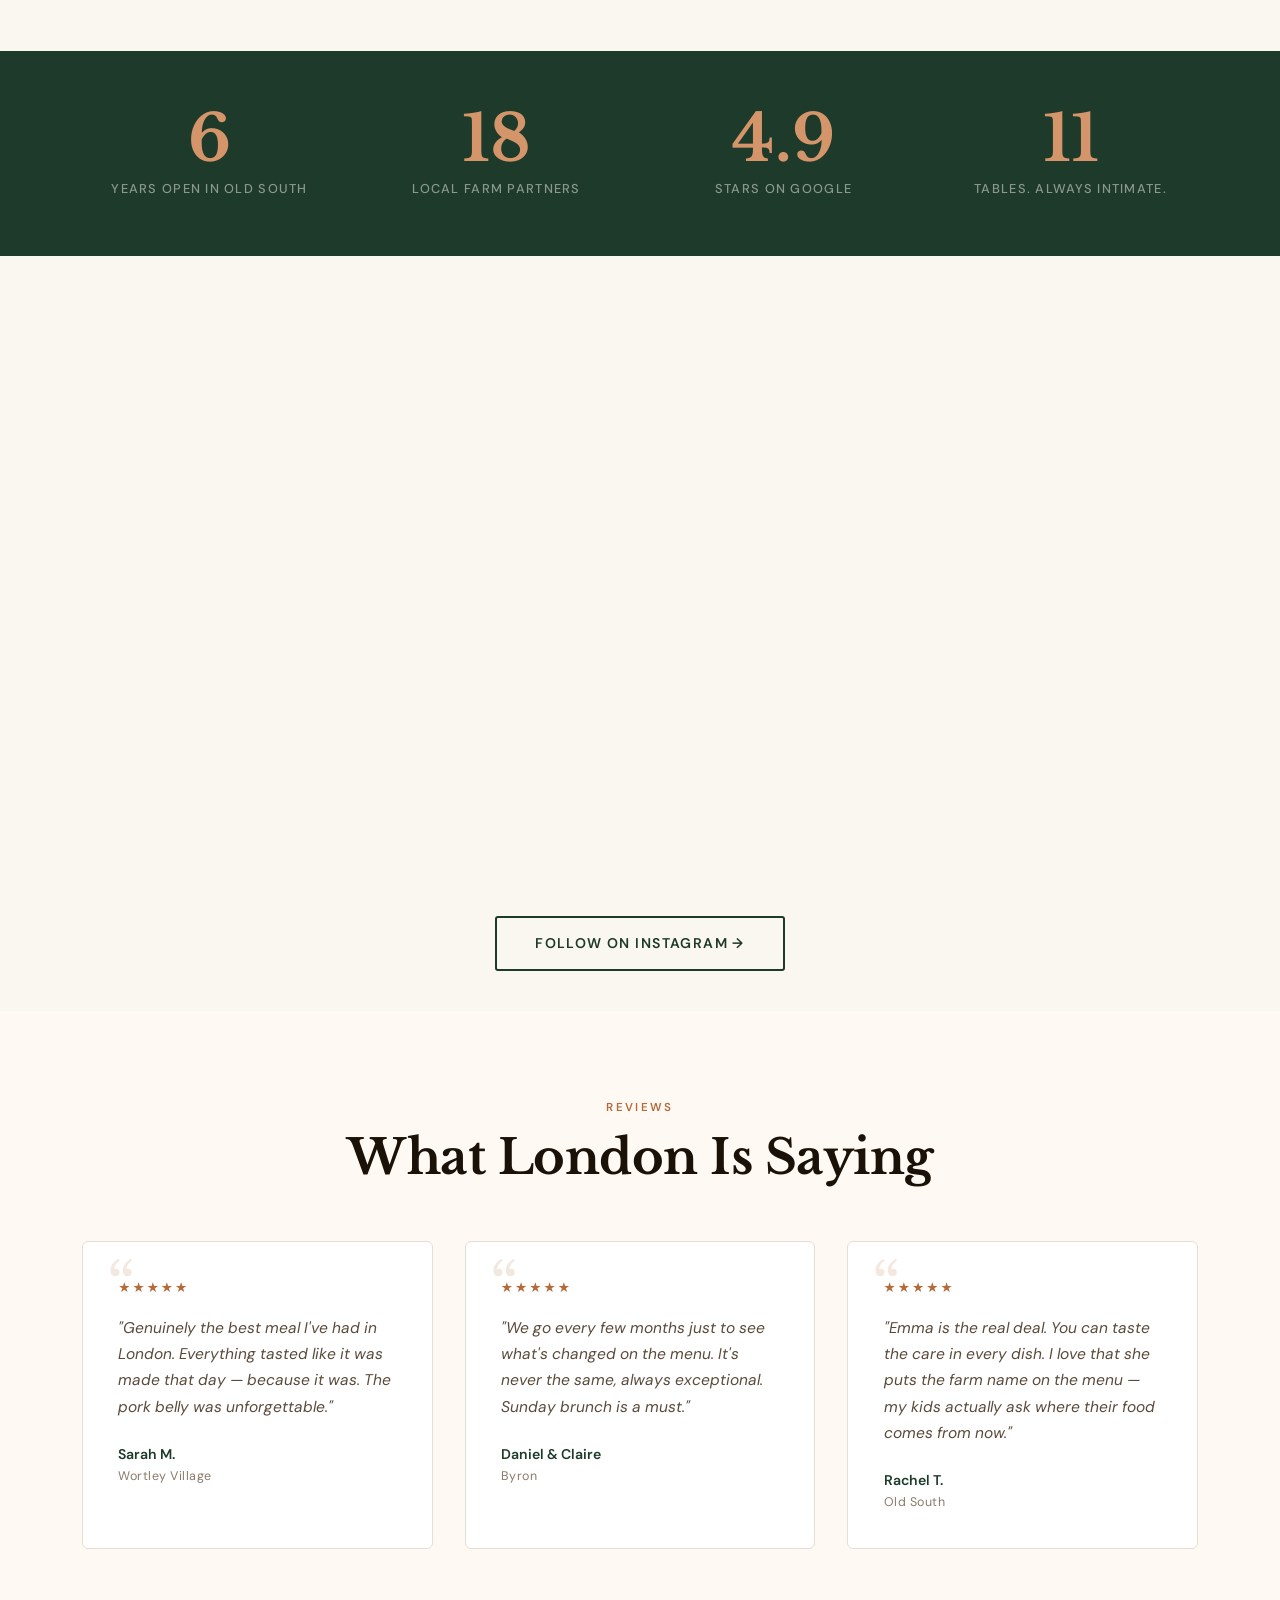
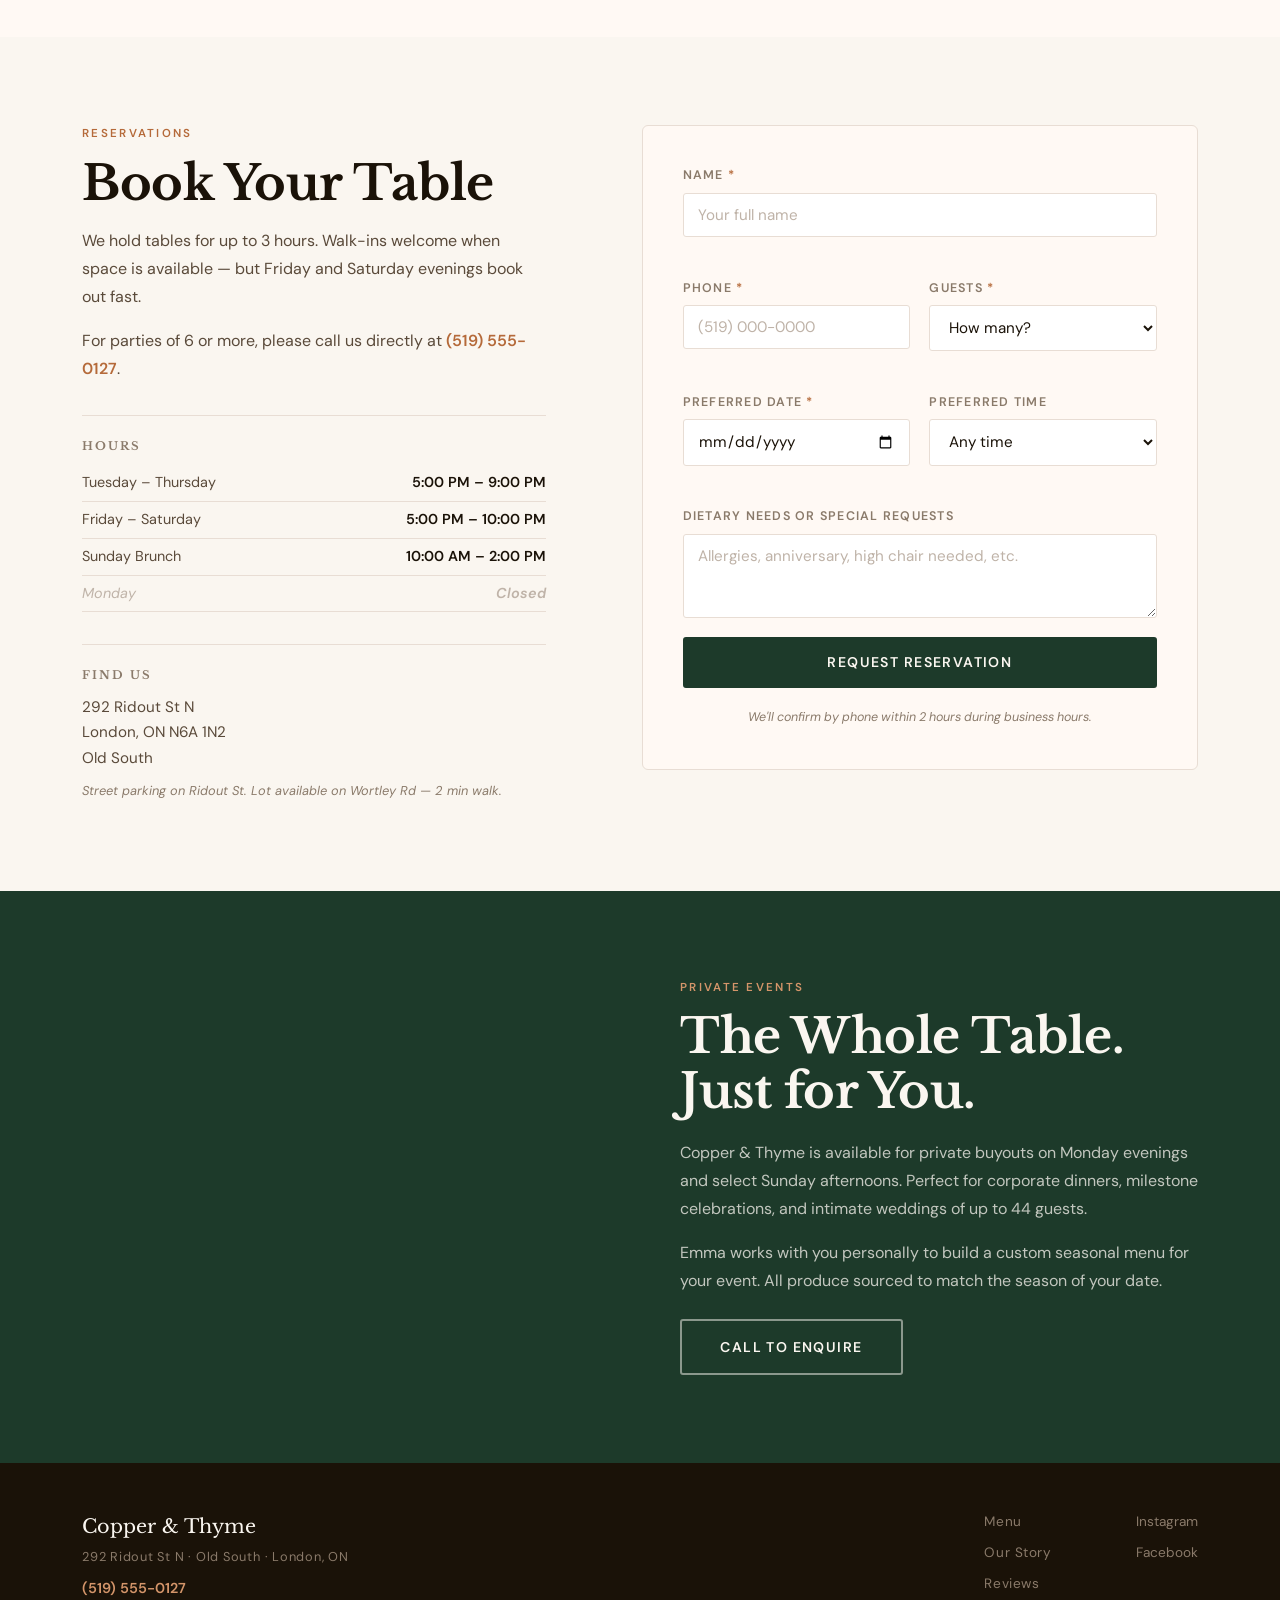
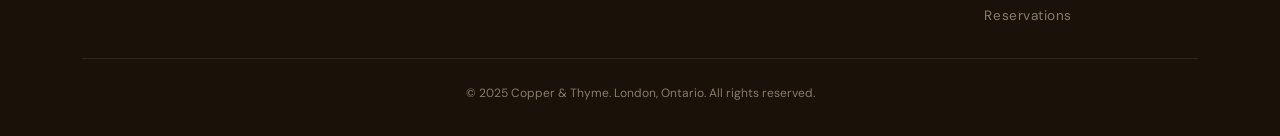
<file: copper-and-thyme/index.html>
<!DOCTYPE html>
<html lang="en">
<head>
  <meta charset="UTF-8" />
  <meta name="viewport" content="width=device-width, initial-scale=1.0" />
  <title>Copper &amp; Thyme | Farm-to-Table Dining | Old South, London ON</title>
  <meta name="description" content="Copper &amp; Thyme is a farm-to-table restaurant in Old South, London Ontario. Seasonal menus, local ingredients, intimate dining. Reservations Tue–Sun." />
  <link rel="preconnect" href="https://fonts.googleapis.com" />
  <link rel="preconnect" href="https://fonts.gstatic.com" crossorigin />
  <link href="https://fonts.googleapis.com/css2?family=Libre+Baskerville:ital,wght@0,400;0,700;1,400&family=DM+Sans:wght@300;400;500;600&display=swap" rel="stylesheet" />
  <link rel="stylesheet" href="css/style.css" />

  <!-- Restaurant Schema Markup — helps Google show hours, rating & address in search results -->
  <script type="application/ld+json">
  {
    "@context": "https://schema.org",
    "@type": "Restaurant",
    "name": "Copper & Thyme",
    "description": "Farm-to-table restaurant in Old South, London Ontario. Seasonal menus sourced from local Ontario farms.",
    "url": "https://copperandthyme.ca",
    "telephone": "+15195550127",
    "address": {
      "@type": "PostalAddress",
      "streetAddress": "292 Ridout St N",
      "addressLocality": "London",
      "addressRegion": "ON",
      "postalCode": "N6A 1N2",
      "addressCountry": "CA"
    },
    "geo": {
      "@type": "GeoCoordinates",
      "latitude": 42.9934,
      "longitude": -81.2496
    },
    "openingHoursSpecification": [
      { "@type": "OpeningHoursSpecification", "dayOfWeek": ["Tuesday","Wednesday","Thursday"], "opens": "17:00", "closes": "21:00" },
      { "@type": "OpeningHoursSpecification", "dayOfWeek": ["Friday","Saturday"], "opens": "17:00", "closes": "22:00" },
      { "@type": "OpeningHoursSpecification", "dayOfWeek": ["Sunday"], "opens": "10:00", "closes": "14:00" }
    ],
    "servesCuisine": ["Canadian", "Farm-to-Table", "Contemporary"],
    "priceRange": "$$",
    "aggregateRating": {
      "@type": "AggregateRating",
      "ratingValue": "4.9",
      "reviewCount": "87"
    },
    "hasMap": "https://maps.google.com/?q=292+Ridout+St+N+London+ON"
  }
  </script>
</head>
<body>
  <!-- ── DEMO BANNER ── -->
  <div id="demo-banner" style="position:fixed;top:0;left:0;right:0;z-index:99999;background:#111111;color:#888;text-align:center;font-family:-apple-system,BlinkMacSystemFont,'Segoe UI',sans-serif;font-size:11px;letter-spacing:0.05em;padding:6px 16px;box-sizing:border-box;border-bottom:1px solid #2a2a2a;">
    Sample mockup by <strong style="color:#ddd;">Lynas Digital</strong> &mdash; not a real business &nbsp;&middot;&nbsp; <a href="mailto:brudbryc387@gmail.com" style="color:#bbb;text-decoration:none;">Contact Bryce</a>
  </div>


  <!-- ========================================================
       TOPBAR
  ======================================================== -->
  <div class="topbar">
    <div class="topbar-inner">
      <span id="openStatus" class="open-status" aria-live="polite"></span>
      <span class="topbar-divider">|</span>
      <span>Tues – Sun &nbsp;·&nbsp; Dinner from 5 PM &nbsp;·&nbsp; Sunday Brunch 10 AM – 2 PM</span>
      <span class="topbar-divider">|</span>
      <a href="tel:+15195550127">(519) 555-0127</a>
      <span class="topbar-divider">|</span>
      <a href="#reservations" class="topbar-reserve">Reserve a Table →</a>
    </div>
  </div>

  <!-- ========================================================
       NAV
  ======================================================== -->
  <nav class="nav" id="nav" role="navigation" aria-label="Main navigation">
    <div class="nav-inner">
      <a href="#hero" class="nav-logo" aria-label="Copper and Thyme home">
        <span class="logo-name">Copper &amp; Thyme</span>
        <span class="logo-sub">Old South · London, ON</span>
      </a>
      <button class="nav-toggle" id="navToggle" aria-label="Open menu" aria-expanded="false" aria-controls="navMenu">
        <span></span><span></span><span></span>
      </button>
      <ul class="nav-menu" id="navMenu" role="list">
        <li><a href="#menu">Menu</a></li>
        <li><a href="#about">Our Story</a></li>
        <li><a href="#testimonials">Reviews</a></li>
        <li><a href="#reservations" class="nav-cta">Reserve</a></li>
      </ul>
    </div>
  </nav>

  <main>

    <!-- ========================================================
         HERO — Style 5: Light/Editorial (cream background + large serif)
    ======================================================== -->
    <section class="hero" id="hero" aria-label="Welcome to Copper and Thyme">
      <div class="hero-text">
        <span class="hero-eyebrow">Old South, London Ontario</span>
        <h1>Where London<br /><em>Eats Well.</em></h1>
        <p class="hero-desc">Seasonal, farm-to-table dining in the heart of Old South. Everything on the plate comes from within 100 km of this table.</p>
        <div class="hero-actions">
          <a href="#reservations" class="btn-primary">Reserve a Table</a>
          <a href="#menu" class="btn-ghost">View Menu</a>
        </div>
      </div>
      <div class="hero-image-wrap">
        <div class="hero-photo" role="img" aria-label="Warm candlelit dining room at Copper and Thyme">
          <!-- Unsplash: warm restaurant interior — placeholder, swap with real dining room photo -->
        </div>
        <div class="hero-tag">
          <span class="tag-line">Farm-to-Table</span>
          <span class="tag-dot">·</span>
          <span class="tag-line">Seasonal Menu</span>
          <span class="tag-dot">·</span>
          <span class="tag-line">Ontario Sourced</span>
        </div>
      </div>
    </section>

    <!-- ========================================================
         FEATURE PHOTO BAND — full-width dining room image
    ======================================================== -->
    <div class="photo-band" role="img" aria-label="The Copper and Thyme dining room"></div>

    <!-- ========================================================
         ACCENT STRIP
    ======================================================== -->
    <div class="accent-strip">
      <div class="strip-inner">
        <span class="strip-item">Tues – Thurs &nbsp; 5 PM – 9 PM</span>
        <span class="strip-dot">·</span>
        <span class="strip-item">Fri – Sat &nbsp; 5 PM – 10 PM</span>
        <span class="strip-dot">·</span>
        <span class="strip-item">Sunday Brunch &nbsp; 10 AM – 2 PM</span>
        <span class="strip-dot">·</span>
        <span class="strip-item">Closed Monday</span>
      </div>
    </div>

    <!-- ========================================================
         MENU HIGHLIGHTS — 3 categories
    ======================================================== -->
    <section class="menu" id="menu" aria-labelledby="menu-heading">
      <div class="container">
        <div class="section-header reveal">
          <span class="section-label">Seasonal Menu</span>
          <h2 id="menu-heading">On the Table This Season</h2>
          <p>Our menu changes with what Ontario farms are producing. These are a few current highlights.</p>
        </div>

        <div class="menu-grid">

          <div class="menu-category reveal">
            <h3 class="category-name">To Start</h3>
            <ul class="dish-list">
              <li class="dish">
                <div class="dish-info">
                  <span class="dish-name">Roasted Beet &amp; Chèvre</span>
                  <span class="dish-desc">Honey-roasted Pfenning Farms beets, local goat cheese, candied walnuts, arugula</span>
                </div>
                <span class="dish-price">$16</span>
              </li>
              <li class="dish">
                <div class="dish-info">
                  <span class="dish-name">Soup of the Day</span>
                  <span class="dish-desc">Ask your server — made fresh each morning from seasonal produce</span>
                </div>
                <span class="dish-price">$12</span>
              </li>
              <li class="dish">
                <div class="dish-info">
                  <span class="dish-name">Charcuterie Board</span>
                  <span class="dish-desc">Ontario-cured meats, local pickles, aged cheddar, house-made preserves, fresh bread</span>
                </div>
                <span class="dish-price">$24</span>
              </li>
            </ul>
          </div>

          <div class="menu-category reveal">
            <h3 class="category-name">Mains</h3>
            <ul class="dish-list">
              <li class="dish">
                <div class="dish-info">
                  <span class="dish-name">Pan-Seared Lake Perch</span>
                  <span class="dish-desc">Lake Erie perch, saffron cream, roasted leeks, fingerling potatoes, dill oil</span>
                </div>
                <span class="dish-price">$38</span>
              </li>
              <li class="dish">
                <div class="dish-info">
                  <span class="dish-name">Strathroy Pork Belly</span>
                  <span class="dish-desc">Slow-roasted heritage pork, apple cider jus, celeriac purée, crispy sage</span>
                </div>
                <span class="dish-price">$42</span>
              </li>
              <li class="dish">
                <div class="dish-info">
                  <span class="dish-name">Wild Mushroom Risotto <span class="dish-tag">V</span></span>
                  <span class="dish-desc">Foraged mushrooms, Parmesan, truffle oil, fresh herbs from our window garden</span>
                </div>
                <span class="dish-price">$32</span>
              </li>
            </ul>
          </div>

          <div class="menu-category reveal">
            <h3 class="category-name">Sunday Brunch</h3>
            <ul class="dish-list">
              <li class="dish">
                <div class="dish-info">
                  <span class="dish-name">The Ridout Benedict</span>
                  <span class="dish-desc">Local eggs, house-cured ham, brown butter hollandaise, brioche from Covent Market</span>
                </div>
                <span class="dish-price">$22</span>
              </li>
              <li class="dish">
                <div class="dish-info">
                  <span class="dish-name">Buckwheat Pancakes <span class="dish-tag">V</span></span>
                  <span class="dish-desc">Stone-milled buckwheat, Ontario maple syrup, compote of the week, crème fraîche</span>
                </div>
                <span class="dish-price">$18</span>
              </li>
              <li class="dish">
                <div class="dish-info">
                  <span class="dish-name">Smoked Salmon Hash</span>
                  <span class="dish-desc">Wild-caught smoked salmon, potato hash, pickled red onion, capers, two eggs any style</span>
                </div>
                <span class="dish-price">$26</span>
              </li>
            </ul>
          </div>

        </div>
        <p class="menu-note">Full menu available in restaurant. Menu changes seasonally — follow us on Instagram for weekly updates. <span class="dish-tag">V</span> = vegetarian.</p>
      </div>
    </section>

    <!-- ========================================================
         ABOUT — Story + photo + values
    ======================================================== -->
    <section class="about" id="about" aria-labelledby="about-heading">
      <div class="container about-grid">
        <div class="about-image-col reveal">
          <div class="about-photo" role="img" aria-label="Chef Emma at Copper and Thyme"></div>
          <div class="about-caption">
            <strong>Emma</strong>
            <span>Owner &amp; Head Chef</span>
          </div>
        </div>
        <div class="about-text reveal">
          <span class="section-label">Our Story</span>
          <h2 id="about-heading">A Restaurant Built on One Idea.</h2>
          <p>Copper &amp; Thyme started with a simple belief: the best meal you can eat in London, Ontario is one made from what's actually growing in Ontario right now. Not imported, not frozen — just what the farms around us have this week.</p>
          <p>Emma opened the doors in Old South in 2019 with eleven tables, a wood-fired oven, and relationships with five local farms. Today those relationships have grown to eighteen producers across Middlesex County — and the menu still changes every time something better comes off the land.</p>
          <p>Every dish traces back to a specific farm, a specific field, a specific harvest. We put that on the menu so you know exactly where your dinner came from.</p>
          <ul class="values">
            <li>
              <span class="value-icon">🌿</span>
              <div>
                <strong>100 km Sourcing</strong>
                <span>Every ingredient sourced from within Middlesex County and surrounding region</span>
              </div>
            </li>
            <li>
              <span class="value-icon">🗓</span>
              <div>
                <strong>Seasonal Menu</strong>
                <span>The menu changes when the farms do — never the same twice</span>
              </div>
            </li>
            <li>
              <span class="value-icon">🤝</span>
              <div>
                <strong>18 Local Partners</strong>
                <span>Pfenning Farms, Slegers Organic, Covent Garden Market, and fifteen more</span>
              </div>
            </li>
          </ul>
        </div>
      </div>
    </section>

    <!-- ========================================================
         STATS BAR
    ======================================================== -->
    <div class="stats-bar">
      <div class="stats-inner reveal-stagger">
        <div class="stat">
          <span class="stat-num">6</span>
          <span class="stat-label">Years Open in Old South</span>
        </div>
        <div class="stat">
          <span class="stat-num">18</span>
          <span class="stat-label">Local Farm Partners</span>
        </div>
        <div class="stat">
          <span class="stat-num">4.9</span>
          <span class="stat-label">Stars on Google</span>
        </div>
        <div class="stat">
          <span class="stat-num">11</span>
          <span class="stat-label">Tables. Always Intimate.</span>
        </div>
      </div>
    </div>

    <!-- ========================================================
         GALLERY — atmosphere & food photography grid
    ======================================================== -->
    <section class="gallery" aria-label="Photos of Copper and Thyme">
      <div class="gallery-grid reveal-stagger">
        <div class="gallery-photo gallery-photo--tall" role="img" aria-label="Dining room at Copper and Thyme" style="background-image:url('https://images.unsplash.com/photo-1537047902294-62a40c20a6ae?auto=format&fit=crop&w=800&q=80')"></div>
        <div class="gallery-photo" role="img" aria-label="Seasonal dish at Copper and Thyme" style="background-image:url('https://images.unsplash.com/photo-1504674900247-0877df9cc836?auto=format&fit=crop&w=800&q=80')"></div>
        <div class="gallery-photo" role="img" aria-label="Farm fresh produce" style="background-image:url('https://images.unsplash.com/photo-1498579150354-977475b7ea0b?auto=format&fit=crop&w=800&q=80')"></div>
        <div class="gallery-photo gallery-photo--wide" role="img" aria-label="Wine and candlelit table" style="background-image:url('https://images.unsplash.com/photo-1510812431401-41d2bd2722f3?auto=format&fit=crop&w=1200&q=80')"></div>
        <div class="gallery-photo" role="img" aria-label="House-made bread and butter" style="background-image:url('https://images.unsplash.com/photo-1606787366850-de6330128bfc?auto=format&fit=crop&w=800&q=80')"></div>
      </div>
      <div class="gallery-cta">
        <a href="https://www.instagram.com/" target="_blank" rel="noopener noreferrer" class="btn-ghost">Follow on Instagram →</a>
      </div>
    </section>

    <!-- ========================================================
         TESTIMONIALS
    ======================================================== -->
    <section class="testimonials" id="testimonials" aria-labelledby="reviews-heading">
      <div class="container">
        <div class="section-header reveal">
          <span class="section-label">Reviews</span>
          <h2 id="reviews-heading">What London Is Saying</h2>
        </div>
        <div class="reviews-grid reveal-stagger">

          <blockquote class="review-card">
            <div class="stars" aria-label="5 stars">★★★★★</div>
            <p>"Genuinely the best meal I've had in London. Everything tasted like it was made that day — because it was. The pork belly was unforgettable."</p>
            <footer>
              <span class="reviewer">Sarah M.</span>
              <span class="reviewer-loc">Wortley Village</span>
            </footer>
          </blockquote>

          <blockquote class="review-card">
            <div class="stars" aria-label="5 stars">★★★★★</div>
            <p>"We go every few months just to see what's changed on the menu. It's never the same, always exceptional. Sunday brunch is a must."</p>
            <footer>
              <span class="reviewer">Daniel &amp; Claire</span>
              <span class="reviewer-loc">Byron</span>
            </footer>
          </blockquote>

          <blockquote class="review-card">
            <div class="stars" aria-label="5 stars">★★★★★</div>
            <p>"Emma is the real deal. You can taste the care in every dish. I love that she puts the farm name on the menu — my kids actually ask where their food comes from now."</p>
            <footer>
              <span class="reviewer">Rachel T.</span>
              <span class="reviewer-loc">Old South</span>
            </footer>
          </blockquote>

        </div>
      </div>
    </section>

    <!-- ========================================================
         RESERVATIONS
    ======================================================== -->
    <section class="reservations" id="reservations" aria-labelledby="reserve-heading">
      <div class="container reserve-grid">
        <div class="reserve-text">
          <span class="section-label">Reservations</span>
          <h2 id="reserve-heading">Book Your Table</h2>
          <p>We hold tables for up to 3 hours. Walk-ins welcome when space is available — but Friday and Saturday evenings book out fast.</p>
          <p>For parties of 6 or more, please call us directly at <a href="tel:+15195550127">(519) 555-0127</a>.</p>

          <div class="hours-block">
            <h3>Hours</h3>
            <table class="hours-table" aria-label="Restaurant hours">
              <tbody>
                <tr><td>Tuesday – Thursday</td><td>5:00 PM – 9:00 PM</td></tr>
                <tr><td>Friday – Saturday</td><td>5:00 PM – 10:00 PM</td></tr>
                <tr><td>Sunday Brunch</td><td>10:00 AM – 2:00 PM</td></tr>
                <tr class="closed-row"><td>Monday</td><td>Closed</td></tr>
              </tbody>
            </table>
          </div>

          <div class="location-block">
            <h3>Find Us</h3>
            <address>
              292 Ridout St N<br />
              London, ON N6A 1N2<br />
              Old South
            </address>
            <p class="parking-note">Street parking on Ridout St. Lot available on Wortley Rd — 2 min walk.</p>
          </div>
        </div>

        <div class="reserve-form-wrap">
          <form class="reserve-form" id="reserveForm" novalidate>
            <div class="form-group">
              <label for="res-name">Name <span aria-hidden="true">*</span></label>
              <input type="text" id="res-name" name="name" placeholder="Your full name" required autocomplete="name" />
              <span class="field-error" id="res-name-error" role="alert"></span>
            </div>
            <div class="form-row">
              <div class="form-group">
                <label for="res-phone">Phone <span aria-hidden="true">*</span></label>
                <input type="tel" id="res-phone" name="phone" placeholder="(519) 000-0000" required autocomplete="tel" />
                <span class="field-error" id="res-phone-error" role="alert"></span>
              </div>
              <div class="form-group">
                <label for="res-guests">Guests <span aria-hidden="true">*</span></label>
                <select id="res-guests" name="guests" required>
                  <option value="">How many?</option>
                  <option value="1">1 person</option>
                  <option value="2">2 people</option>
                  <option value="3">3 people</option>
                  <option value="4">4 people</option>
                  <option value="5">5 people</option>
                  <option value="6+">6+ (please call)</option>
                </select>
                <span class="field-error" id="res-guests-error" role="alert"></span>
              </div>
            </div>
            <div class="form-row">
              <div class="form-group">
                <label for="res-date">Preferred Date <span aria-hidden="true">*</span></label>
                <input type="date" id="res-date" name="date" required />
                <span class="field-error" id="res-date-error" role="alert"></span>
              </div>
              <div class="form-group">
                <label for="res-time">Preferred Time</label>
                <select id="res-time" name="time">
                  <option value="">Any time</option>
                  <option value="5:00 PM">5:00 PM</option>
                  <option value="5:30 PM">5:30 PM</option>
                  <option value="6:00 PM">6:00 PM</option>
                  <option value="6:30 PM">6:30 PM</option>
                  <option value="7:00 PM">7:00 PM</option>
                  <option value="7:30 PM">7:30 PM</option>
                  <option value="8:00 PM">8:00 PM</option>
                  <option value="8:30 PM">8:30 PM</option>
                </select>
              </div>
            </div>
            <div class="form-group">
              <label for="res-notes">Dietary needs or special requests</label>
              <textarea id="res-notes" name="notes" rows="3" placeholder="Allergies, anniversary, high chair needed, etc."></textarea>
            </div>
            <button type="submit" class="btn-primary btn-full">Request Reservation</button>
            <p class="form-note">We'll confirm by phone within 2 hours during business hours. <!-- OWNER: connect this form to your email via Formspree or similar --></p>
          </form>
        </div>
      </div>
    </section>

    <!-- ========================================================
         PRIVATE DINING — bonus section for restaurants
    ======================================================== -->
    <section class="private-dining" aria-labelledby="private-heading">
      <div class="container">
        <div class="private-grid">
          <div class="private-photo reveal" role="img" aria-label="Private dining room setup at Copper and Thyme"></div>
          <div class="private-text reveal">
            <span class="section-label">Private Events</span>
            <h2 id="private-heading">The Whole Table. Just for You.</h2>
            <p>Copper &amp; Thyme is available for private buyouts on Monday evenings and select Sunday afternoons. Perfect for corporate dinners, milestone celebrations, and intimate weddings of up to 44 guests.</p>
            <p>Emma works with you personally to build a custom seasonal menu for your event. All produce sourced to match the season of your date.</p>
            <a href="tel:+15195550127" class="btn-outline">Call to Enquire</a>
          </div>
        </div>
      </div>
    </section>

  </main>

  <!-- ========================================================
       FOOTER
  ======================================================== -->
  <footer class="footer">
    <div class="footer-inner">
      <div class="footer-brand">
        <span class="footer-name">Copper &amp; Thyme</span>
        <span class="footer-loc">292 Ridout St N · Old South · London, ON</span>
        <a href="tel:+15195550127" class="footer-phone">(519) 555-0127</a>
      </div>
      <nav class="footer-nav" aria-label="Footer navigation">
        <a href="#menu">Menu</a>
        <a href="#about">Our Story</a>
        <a href="#testimonials">Reviews</a>
        <a href="#reservations">Reservations</a>
      </nav>
      <div class="footer-social">
        <a href="#" class="social-link" aria-label="Instagram">Instagram</a>
        <a href="#" class="social-link" aria-label="Facebook">Facebook</a>
      </div>
      <p class="footer-copy">&copy; 2025 Copper &amp; Thyme. London, Ontario. All rights reserved.</p>
    </div>
  </footer>

  <!-- Floating Reserve CTA — appears after scrolling past hero -->
  <div class="float-cta" id="floatCta" aria-hidden="true">
    <a href="#reservations" class="float-cta-btn">
      <span class="float-cta-icon">🍽</span>
      Reserve a Table
    </a>
  </div>

  <script src="js/script.js" defer></script>
</body>
</html>
</file>
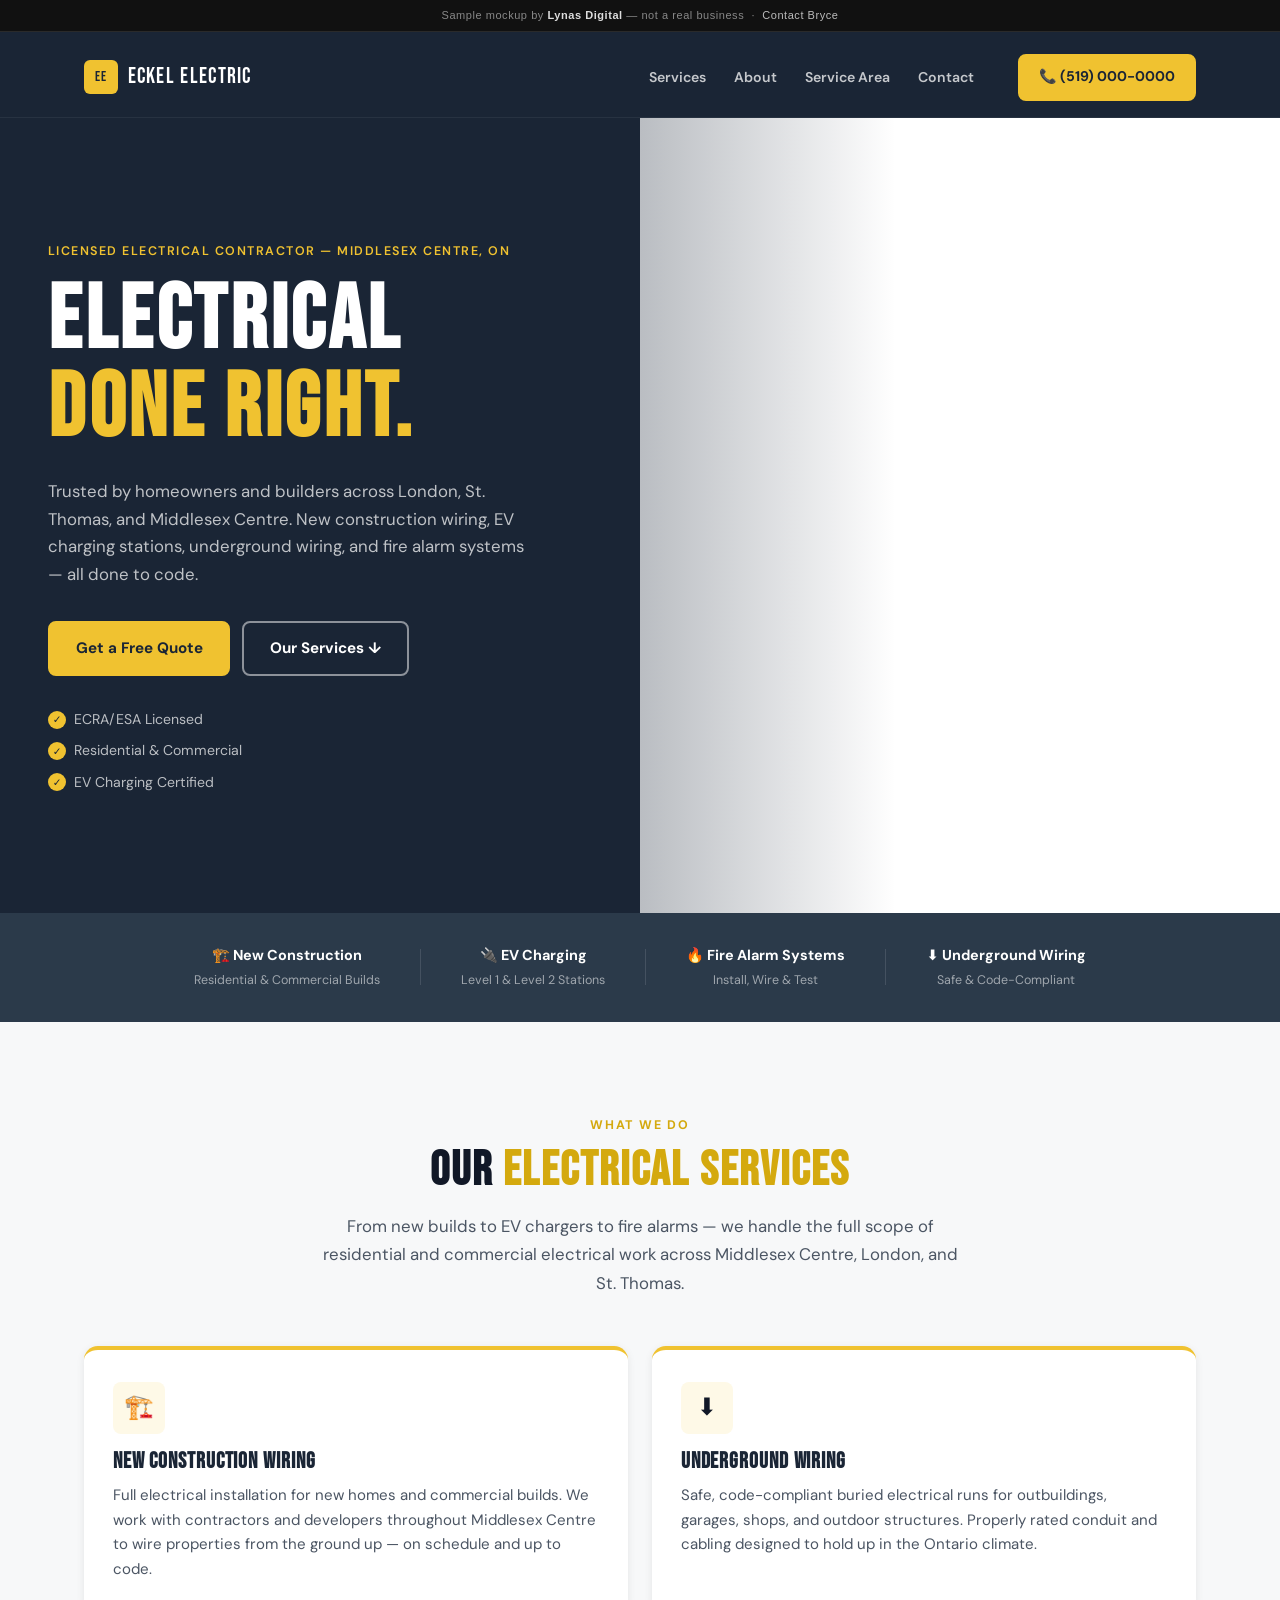
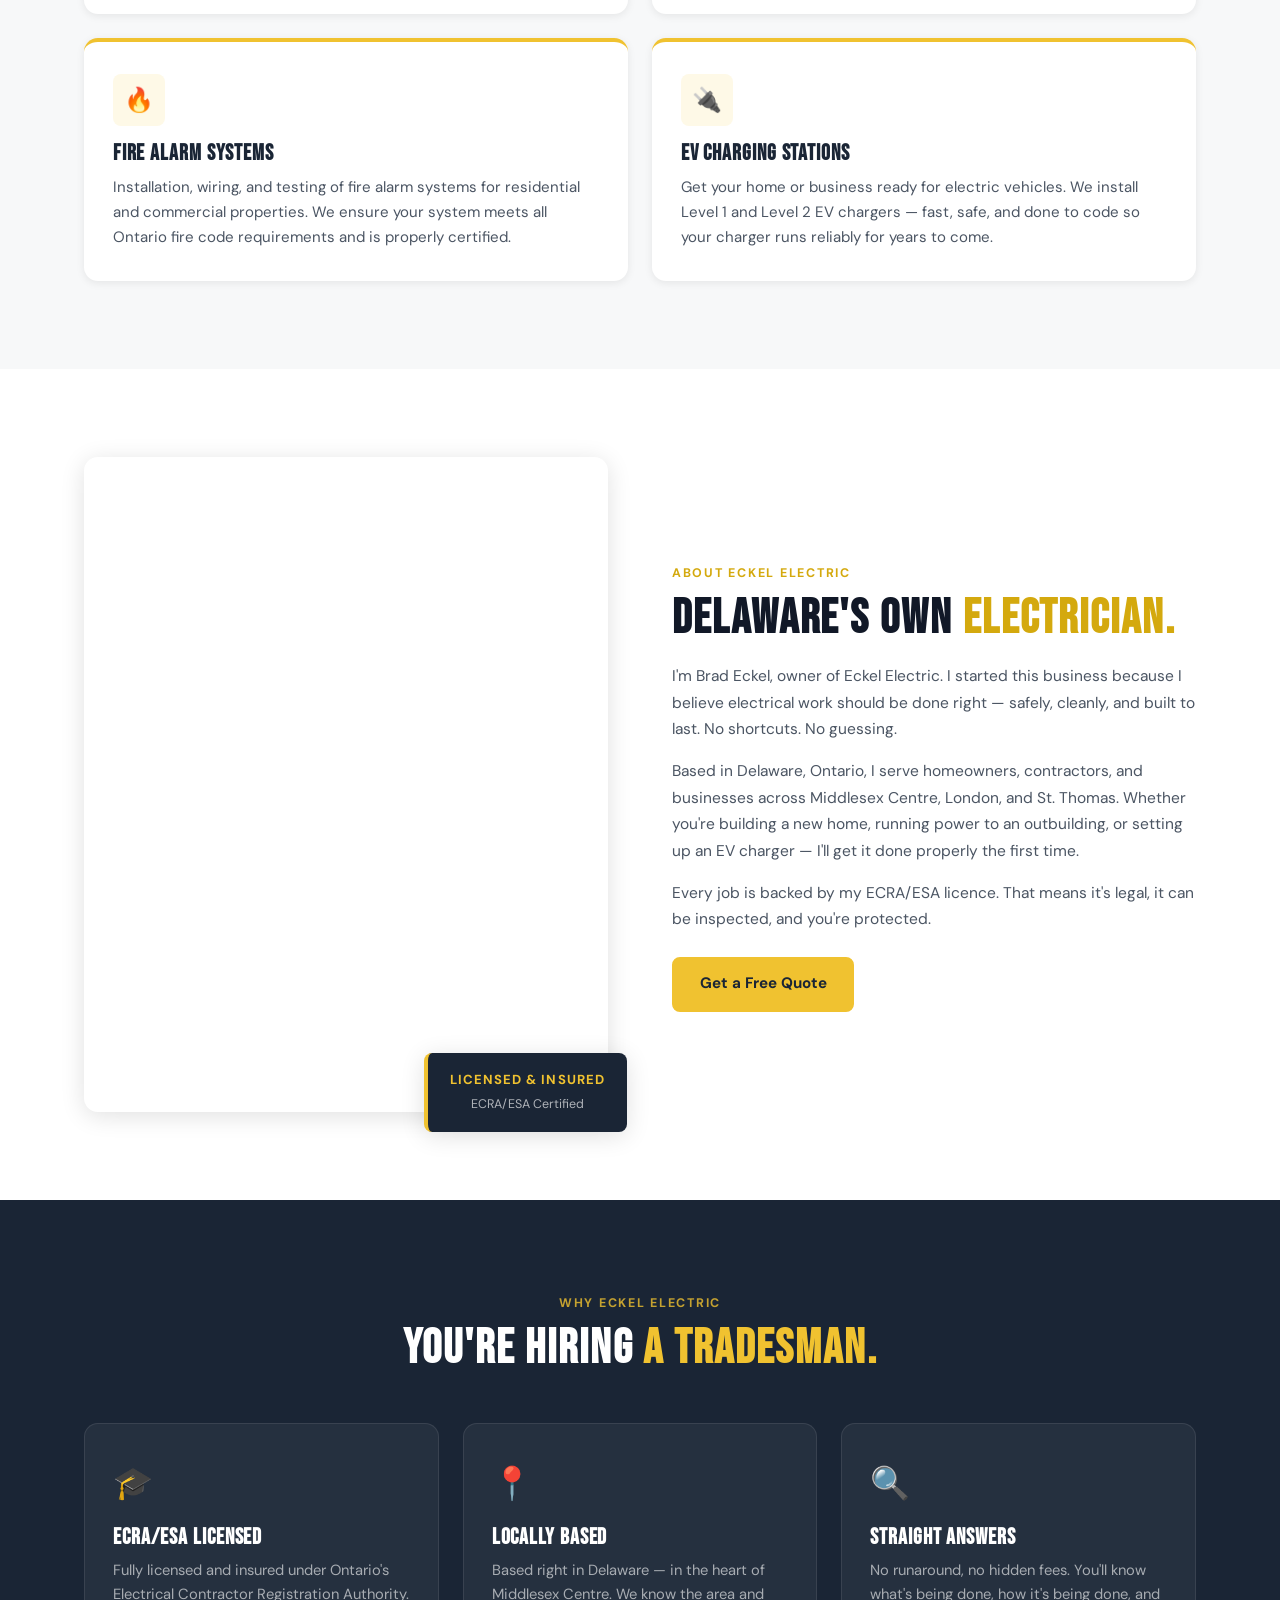
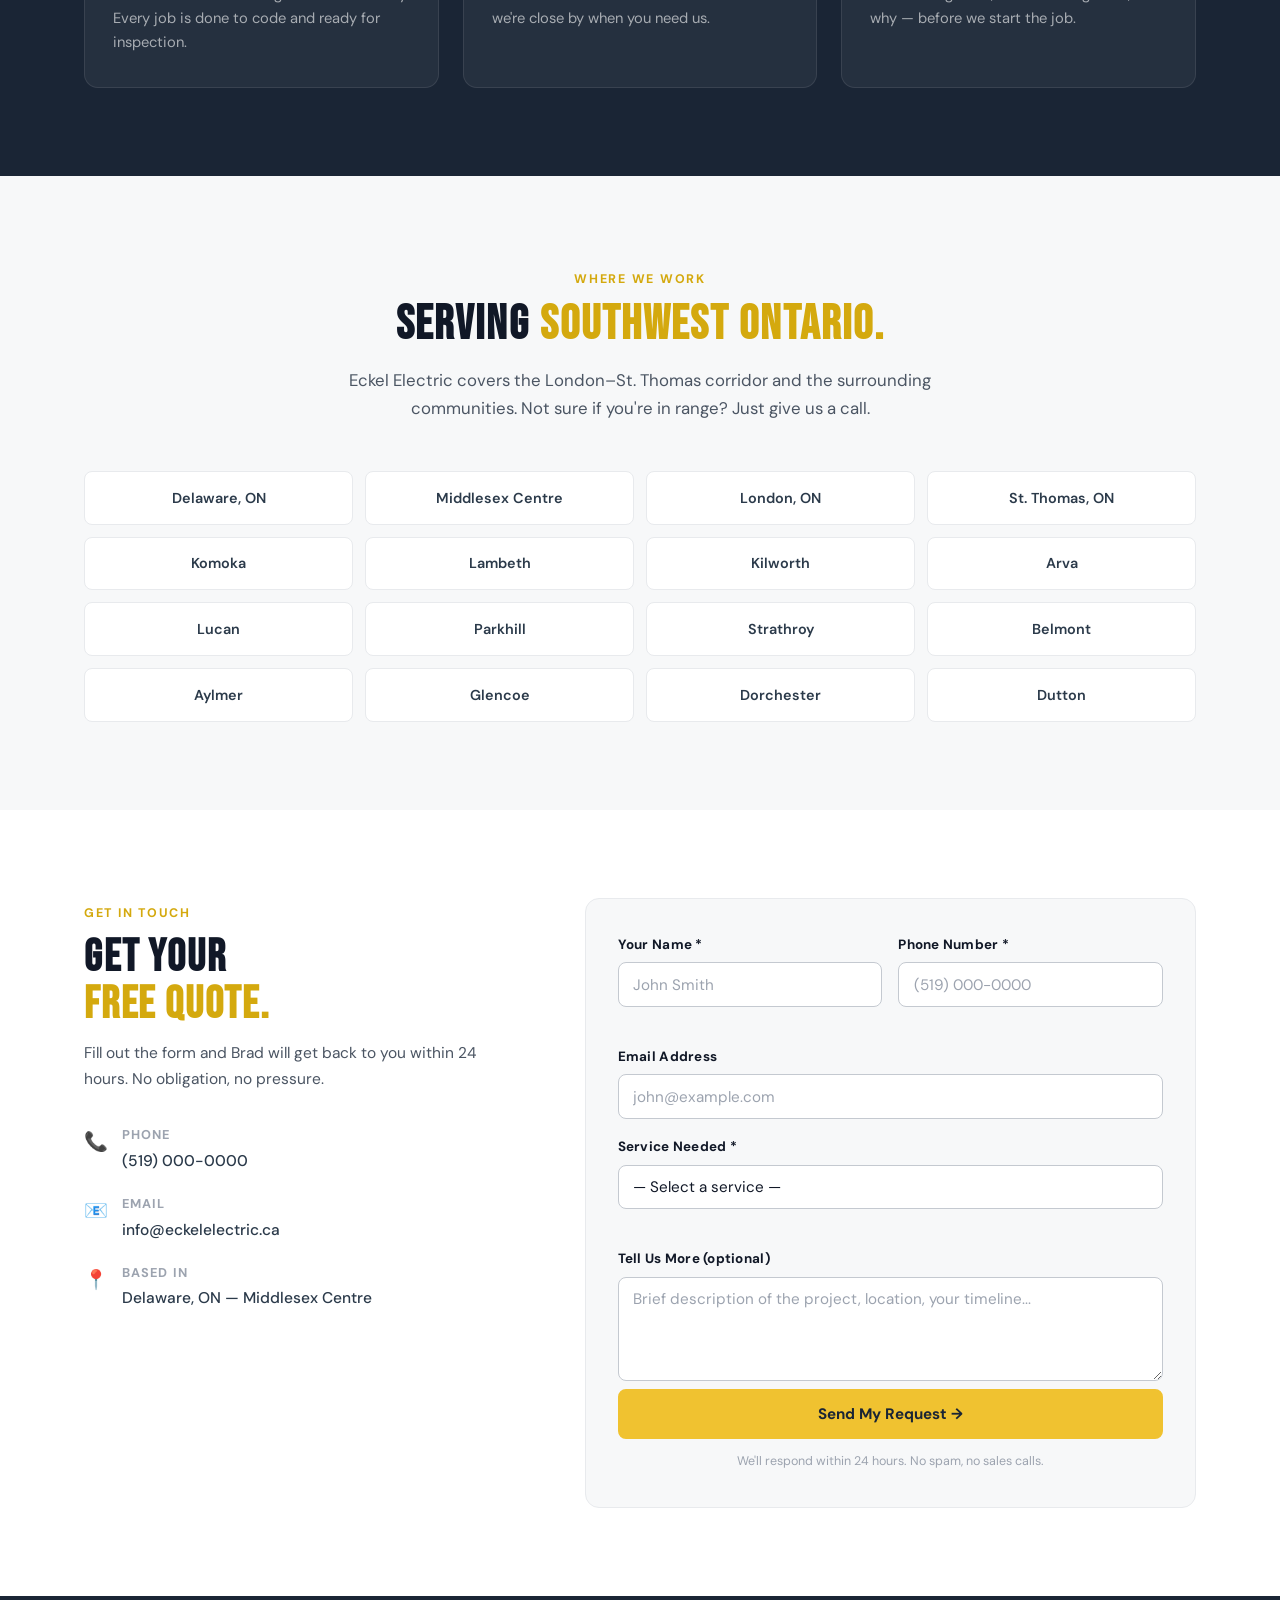
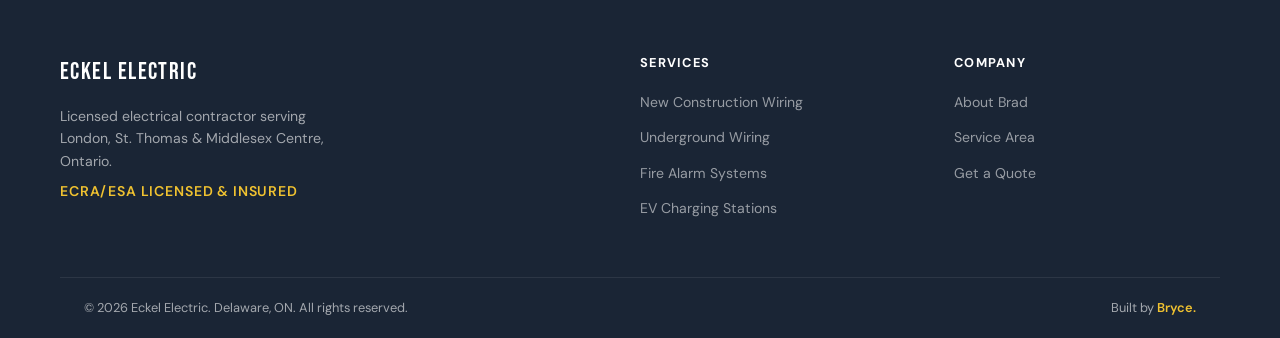
<file: eckel-electric/index.html>
<!DOCTYPE html>
<html lang="en">
<head>
  <meta charset="UTF-8" />
  <meta name="viewport" content="width=device-width, initial-scale=1.0" />
  <title>Eckel Electric — Licensed Electrician | Delaware &amp; Middlesex Centre, ON</title>
  <meta name="description" content="Licensed electrical contractor in Delaware, Ontario. New construction wiring, EV charging stations, underground wiring, and fire alarm systems. Serving London, St. Thomas, and Middlesex Centre." />

  <!-- Fonts: Bebas Neue (headings) + DM Sans (body) -->
  <link rel="preconnect" href="https://fonts.googleapis.com" />
  <link rel="preconnect" href="https://fonts.gstatic.com" crossorigin />
  <link href="https://fonts.googleapis.com/css2?family=Bebas+Neue&family=DM+Sans:opsz,wght@9..40,400;9..40,500;9..40,600;9..40,700&display=swap" rel="stylesheet" />

  <link rel="stylesheet" href="css/style.css" />
</head>
<body>
  <!-- ── DEMO BANNER ── -->
  <div id="demo-banner" style="position:fixed;top:0;left:0;right:0;z-index:99999;background:#111111;color:#888;text-align:center;font-family:-apple-system,BlinkMacSystemFont,'Segoe UI',sans-serif;font-size:11px;letter-spacing:0.05em;padding:6px 16px;box-sizing:border-box;border-bottom:1px solid #2a2a2a;">
    Sample mockup by <strong style="color:#ddd;">Lynas Digital</strong> &mdash; not a real business &nbsp;&middot;&nbsp; <a href="mailto:brudbryc387@gmail.com" style="color:#bbb;text-decoration:none;">Contact Bryce</a>
  </div>


  <!-- ===================== TOPBAR ===================== -->
  <div class="topbar">
    <div class="container topbar-inner">
      <span>🔒 ECRA/ESA Licensed &amp; Insured</span>
      <span class="topbar-hide-sm">📍 Delaware, ON — Serving London, St. Thomas &amp; Middlesex Centre</span>
      <!-- OWNER: Replace (519) 000-0000 with your real phone number throughout this file -->
      <a href="tel:5190000000" class="topbar-phone">📞 (519) 000-0000</a>
    </div>
  </div>

  <!-- ===================== NAV ===================== -->
  <header class="nav-wrapper" id="nav">
    <nav class="nav container">
      <a href="#home" class="nav-logo">
        <span class="logo-badge">EE</span>
        Eckel Electric
      </a>

      <ul class="nav-links" id="navMenu" role="list">
        <li><a href="#services">Services</a></li>
        <li><a href="#about">About</a></li>
        <li><a href="#area">Service Area</a></li>
        <li><a href="#contact">Contact</a></li>
      </ul>

      <!-- OWNER: Replace phone number below -->
      <a href="tel:5190000000" class="btn btn-yellow nav-cta">📞 (519) 000-0000</a>

      <button class="nav-toggle" id="navToggle" aria-label="Toggle navigation menu" aria-expanded="false">
        <span></span>
        <span></span>
        <span></span>
      </button>
    </nav>
  </header>

  <main>

    <!-- ===================== HERO (split-screen) ===================== -->
    <section class="hero" id="home">
      <!-- Left: dark slate text panel -->
      <div class="hero-left">
        <div class="hero-content">
          <span class="hero-label">Licensed Electrical Contractor — Middlesex Centre, ON</span>

          <h1 class="hero-title">
            ELECTRICAL<br />
            <span class="accent">DONE RIGHT.</span>
          </h1>

          <p class="hero-sub">
            Trusted by homeowners and builders across London, St. Thomas, and Middlesex Centre. New construction wiring, EV charging stations, underground wiring, and fire alarm systems — all done to code.
          </p>

          <div class="hero-actions">
            <a href="#contact" class="btn btn-yellow">Get a Free Quote</a>
            <a href="#services" class="btn btn-outline-white">Our Services ↓</a>
          </div>

          <ul class="hero-trust" role="list">
            <li><span class="check">✓</span> ECRA/ESA Licensed</li>
            <li><span class="check">✓</span> Residential &amp; Commercial</li>
            <li><span class="check">✓</span> EV Charging Certified</li>
          </ul>
        </div>
      </div>

      <!-- Right: electrical work photo panel -->
      <!-- OWNER: Swap this Unsplash placeholder with real project photos once you have them -->
      <div class="hero-right" role="img" aria-label="Electrician working on a panel"></div>
    </section>

    <!-- ===================== TRUST BAR ===================== -->
    <div class="trust-bar">
      <div class="container trust-inner">
        <div class="trust-item">
          <strong>🏗️ New Construction</strong>
          <span>Residential &amp; Commercial Builds</span>
        </div>
        <div class="trust-divider" aria-hidden="true"></div>
        <div class="trust-item">
          <strong>🔌 EV Charging</strong>
          <span>Level 1 &amp; Level 2 Stations</span>
        </div>
        <div class="trust-divider" aria-hidden="true"></div>
        <div class="trust-item">
          <strong>🔥 Fire Alarm Systems</strong>
          <span>Install, Wire &amp; Test</span>
        </div>
        <div class="trust-divider" aria-hidden="true"></div>
        <div class="trust-item">
          <strong>⬇️ Underground Wiring</strong>
          <span>Safe &amp; Code-Compliant</span>
        </div>
      </div>
    </div>

    <!-- ===================== SERVICES ===================== -->
    <section class="services" id="services">
      <div class="container">
        <div class="section-header reveal">
          <span class="section-label">What We Do</span>
          <h2 class="section-heading">Our <span class="accent-text">Electrical Services</span></h2>
          <p class="section-sub">From new builds to EV chargers to fire alarms — we handle the full scope of residential and commercial electrical work across Middlesex Centre, London, and St. Thomas.</p>
        </div>

        <div class="services-grid">

          <article class="service-card reveal">
            <div class="service-icon-wrap">
              <span class="service-icon" aria-hidden="true">🏗️</span>
            </div>
            <h3>New Construction Wiring</h3>
            <p>Full electrical installation for new homes and commercial builds. We work with contractors and developers throughout Middlesex Centre to wire properties from the ground up — on schedule and up to code.</p>
          </article>

          <article class="service-card reveal">
            <div class="service-icon-wrap">
              <span class="service-icon" aria-hidden="true">⬇️</span>
            </div>
            <h3>Underground Wiring</h3>
            <p>Safe, code-compliant buried electrical runs for outbuildings, garages, shops, and outdoor structures. Properly rated conduit and cabling designed to hold up in the Ontario climate.</p>
          </article>

          <article class="service-card reveal">
            <div class="service-icon-wrap">
              <span class="service-icon" aria-hidden="true">🔥</span>
            </div>
            <h3>Fire Alarm Systems</h3>
            <p>Installation, wiring, and testing of fire alarm systems for residential and commercial properties. We ensure your system meets all Ontario fire code requirements and is properly certified.</p>
          </article>

          <article class="service-card reveal">
            <div class="service-icon-wrap">
              <span class="service-icon" aria-hidden="true">🔌</span>
            </div>
            <h3>EV Charging Stations</h3>
            <p>Get your home or business ready for electric vehicles. We install Level 1 and Level 2 EV chargers — fast, safe, and done to code so your charger runs reliably for years to come.</p>
          </article>

        </div>
      </div>
    </section>

    <!-- ===================== ABOUT ===================== -->
    <section class="about" id="about">
      <div class="container about-inner">

        <div class="about-image-col reveal">
          <!-- OWNER: Replace this background image with a real photo of yourself or your team at work -->
          <div class="about-photo" role="img" aria-label="Brad Eckel, owner of Eckel Electric"></div>
          <div class="about-badge">
            <span class="badge-line1">Licensed &amp; Insured</span>
            <span class="badge-line2">ECRA/ESA Certified</span>
          </div>
        </div>

        <div class="about-content reveal">
          <span class="section-label">About Eckel Electric</span>
          <h2 class="section-heading">Delaware's Own <span class="accent-text">Electrician.</span></h2>
          <p class="about-body">I'm Brad Eckel, owner of Eckel Electric. I started this business because I believe electrical work should be done right — safely, cleanly, and built to last. No shortcuts. No guessing.</p>
          <p class="about-body">Based in Delaware, Ontario, I serve homeowners, contractors, and businesses across Middlesex Centre, London, and St. Thomas. Whether you're building a new home, running power to an outbuilding, or setting up an EV charger — I'll get it done properly the first time.</p>
          <p class="about-body">Every job is backed by my ECRA/ESA licence. That means it's legal, it can be inspected, and you're protected.</p>
          <a href="#contact" class="btn btn-yellow">Get a Free Quote</a>
        </div>

      </div>
    </section>

    <!-- ===================== WHY CHOOSE US ===================== -->
    <section class="why-us">
      <div class="container">
        <div class="section-header reveal">
          <span class="section-label">Why Eckel Electric</span>
          <h2 class="section-heading">You're Hiring <span class="accent-text">A Tradesman.</span></h2>
        </div>

        <div class="why-grid reveal-stagger">

          <div class="why-card">
            <div class="why-icon" aria-hidden="true">🎓</div>
            <h3>ECRA/ESA Licensed</h3>
            <p>Fully licensed and insured under Ontario's Electrical Contractor Registration Authority. Every job is done to code and ready for inspection.</p>
          </div>

          <div class="why-card">
            <div class="why-icon" aria-hidden="true">📍</div>
            <h3>Locally Based</h3>
            <p>Based right in Delaware — in the heart of Middlesex Centre. We know the area and we're close by when you need us.</p>
          </div>

          <div class="why-card">
            <div class="why-icon" aria-hidden="true">🔍</div>
            <h3>Straight Answers</h3>
            <p>No runaround, no hidden fees. You'll know what's being done, how it's being done, and why — before we start the job.</p>
          </div>

        </div>
      </div>
    </section>

    <!-- ===================== SERVICE AREA ===================== -->
    <section class="area" id="area">
      <div class="container">
        <div class="section-header reveal">
          <span class="section-label">Where We Work</span>
          <h2 class="section-heading">Serving <span class="accent-text">Southwest Ontario.</span></h2>
          <p class="section-sub">Eckel Electric covers the London–St. Thomas corridor and the surrounding communities. Not sure if you're in range? Just give us a call.</p>
        </div>

        <div class="area-grid reveal-stagger">
          <div class="area-item">Delaware, ON</div>
          <div class="area-item">Middlesex Centre</div>
          <div class="area-item">London, ON</div>
          <div class="area-item">St. Thomas, ON</div>
          <div class="area-item">Komoka</div>
          <div class="area-item">Lambeth</div>
          <div class="area-item">Kilworth</div>
          <div class="area-item">Arva</div>
          <div class="area-item">Lucan</div>
          <div class="area-item">Parkhill</div>
          <div class="area-item">Strathroy</div>
          <div class="area-item">Belmont</div>
          <div class="area-item">Aylmer</div>
          <div class="area-item">Glencoe</div>
          <div class="area-item">Dorchester</div>
          <div class="area-item">Dutton</div>
        </div>
      </div>
    </section>

    <!-- ===================== CONTACT / QUOTE FORM ===================== -->
    <section class="contact" id="contact">
      <div class="container">
        <div class="contact-inner">

          <!-- Left: contact info -->
          <div class="contact-info reveal">
            <span class="section-label">Get In Touch</span>
            <h2 class="section-heading contact-heading">Get Your<br /><span class="accent-text">Free Quote.</span></h2>
            <p class="contact-sub">Fill out the form and Brad will get back to you within 24 hours. No obligation, no pressure.</p>

            <div class="contact-details">
              <!-- OWNER: Replace (519) 000-0000 with your real phone number -->
              <div class="contact-detail">
                <span class="detail-icon" aria-hidden="true">📞</span>
                <div class="detail-text">
                  <strong>Phone</strong>
                  <a href="tel:5190000000">(519) 000-0000</a>
                </div>
              </div>
              <!-- OWNER: Replace info@eckelelectric.ca with your real email address -->
              <div class="contact-detail">
                <span class="detail-icon" aria-hidden="true">📧</span>
                <div class="detail-text">
                  <strong>Email</strong>
                  <a href="mailto:info@eckelelectric.ca">info@eckelelectric.ca</a>
                </div>
              </div>
              <div class="contact-detail">
                <span class="detail-icon" aria-hidden="true">📍</span>
                <div class="detail-text">
                  <strong>Based In</strong>
                  <span>Delaware, ON — Middlesex Centre</span>
                </div>
              </div>
            </div>
          </div>

          <!-- Right: quote form -->
          <div class="contact-form-wrap reveal">
            <!--
              OWNER: Connect this form to your email using Formspree.io
              1. Go to formspree.io and create a free account
              2. Create a new form — it gives you a URL like https://formspree.io/f/xxxxxxxx
              3. Replace ACTION_URL below with that URL
              4. Change the method from "POST" if needed
            -->
            <form class="quote-form" id="quoteForm" action="ACTION_URL" method="POST">
              <div class="form-row">
                <div class="form-group">
                  <label for="q-name">Your Name <span aria-hidden="true">*</span></label>
                  <input type="text" id="q-name" name="name" placeholder="John Smith" required />
                  <span class="field-error" id="q-name-error" role="alert"></span>
                </div>
                <div class="form-group">
                  <label for="q-phone">Phone Number <span aria-hidden="true">*</span></label>
                  <input type="tel" id="q-phone" name="phone" placeholder="(519) 000-0000" required />
                  <span class="field-error" id="q-phone-error" role="alert"></span>
                </div>
              </div>

              <div class="form-group">
                <label for="q-email">Email Address</label>
                <input type="email" id="q-email" name="email" placeholder="john@example.com" />
              </div>

              <div class="form-group">
                <label for="q-service">Service Needed <span aria-hidden="true">*</span></label>
                <select id="q-service" name="service" required>
                  <option value="">— Select a service —</option>
                  <option value="new-construction">New Construction Wiring</option>
                  <option value="underground">Underground Wiring</option>
                  <option value="fire-alarm">Fire Alarm System</option>
                  <option value="ev-charging">EV Charging Station</option>
                  <option value="other">Other / Not Sure</option>
                </select>
                <span class="field-error" id="q-service-error" role="alert"></span>
              </div>

              <div class="form-group">
                <label for="q-message">Tell Us More (optional)</label>
                <textarea id="q-message" name="message" rows="4" placeholder="Brief description of the project, location, your timeline..."></textarea>
              </div>

              <button type="submit" class="btn btn-yellow btn-full">Send My Request →</button>
              <p class="form-note">We'll respond within 24 hours. No spam, no sales calls.</p>
            </form>
          </div>

        </div>
      </div>
    </section>

  </main>

  <!-- ===================== FOOTER ===================== -->
  <footer class="footer">
    <div class="container footer-top">
      <div class="footer-brand">
        <span class="footer-logo">Eckel Electric</span>
        <p>Licensed electrical contractor serving London, St. Thomas &amp; Middlesex Centre, Ontario.</p>
        <p class="footer-license">ECRA/ESA Licensed &amp; Insured</p>
      </div>

      <div class="footer-col">
        <strong>Services</strong>
        <ul>
          <li><a href="#services">New Construction Wiring</a></li>
          <li><a href="#services">Underground Wiring</a></li>
          <li><a href="#services">Fire Alarm Systems</a></li>
          <li><a href="#services">EV Charging Stations</a></li>
        </ul>
      </div>

      <div class="footer-col">
        <strong>Company</strong>
        <ul>
          <li><a href="#about">About Brad</a></li>
          <li><a href="#area">Service Area</a></li>
          <li><a href="#contact">Get a Quote</a></li>
        </ul>
      </div>
    </div>

    <div class="footer-bottom">
      <div class="container footer-bottom-inner">
        <!-- OWNER: Update year if needed -->
        <p>© 2026 Eckel Electric. Delaware, ON. All rights reserved.</p>
        <p>Built by <a href="#" class="footer-builder">Bryce.</a></p>
      </div>
    </div>
  </footer>

  <!-- ===================== FLOATING CALL BUTTON ===================== -->
  <!-- OWNER: Replace phone number below -->
  <a href="tel:5190000000" class="float-call" id="floatCall" aria-hidden="true" tabindex="-1">
    📞 Call Now
  </a>

  <script src="js/script.js" defer></script>

  <!-- JSON-LD Local Business Schema for Google -->
  <script type="application/ld+json">
  {
    "@context": "https://schema.org",
    "@type": "Electrician",
    "name": "Eckel Electric",
    "description": "Licensed electrical contractor in Delaware, Ontario. New construction wiring, EV charging stations, underground wiring, and fire alarm systems.",
    "address": {
      "@type": "PostalAddress",
      "addressLocality": "Delaware",
      "addressRegion": "ON",
      "postalCode": "N0L 1E0",
      "addressCountry": "CA"
    },
    "telephone": "+15190000000",
    "areaServed": [
      "London, ON",
      "St. Thomas, ON",
      "Middlesex Centre, ON",
      "Delaware, ON",
      "Komoka, ON",
      "Lambeth, ON",
      "Kilworth, ON"
    ],
    "founder": {
      "@type": "Person",
      "name": "Brad Eckel"
    },
    "hasCredential": "ECRA/ESA Licensed Electrical Contractor"
  }
  </script>

</body>
</html>
</file>
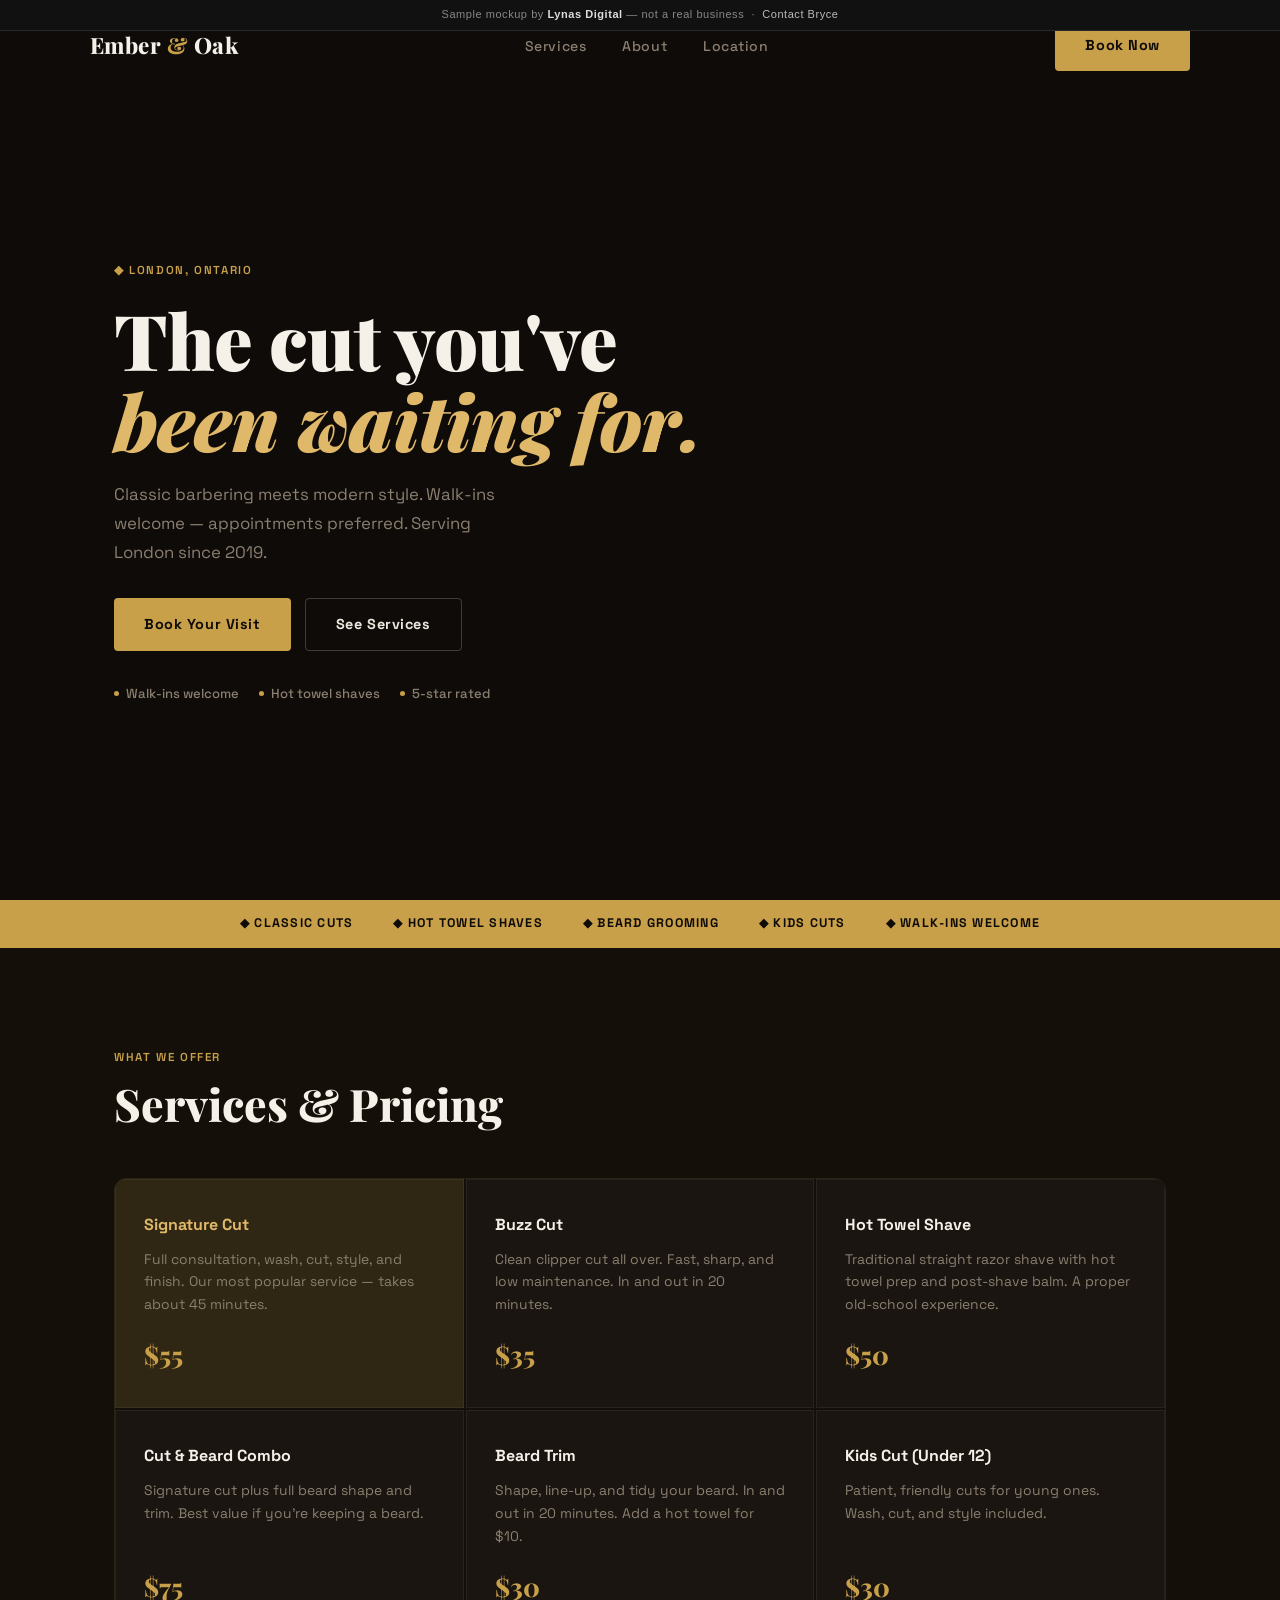
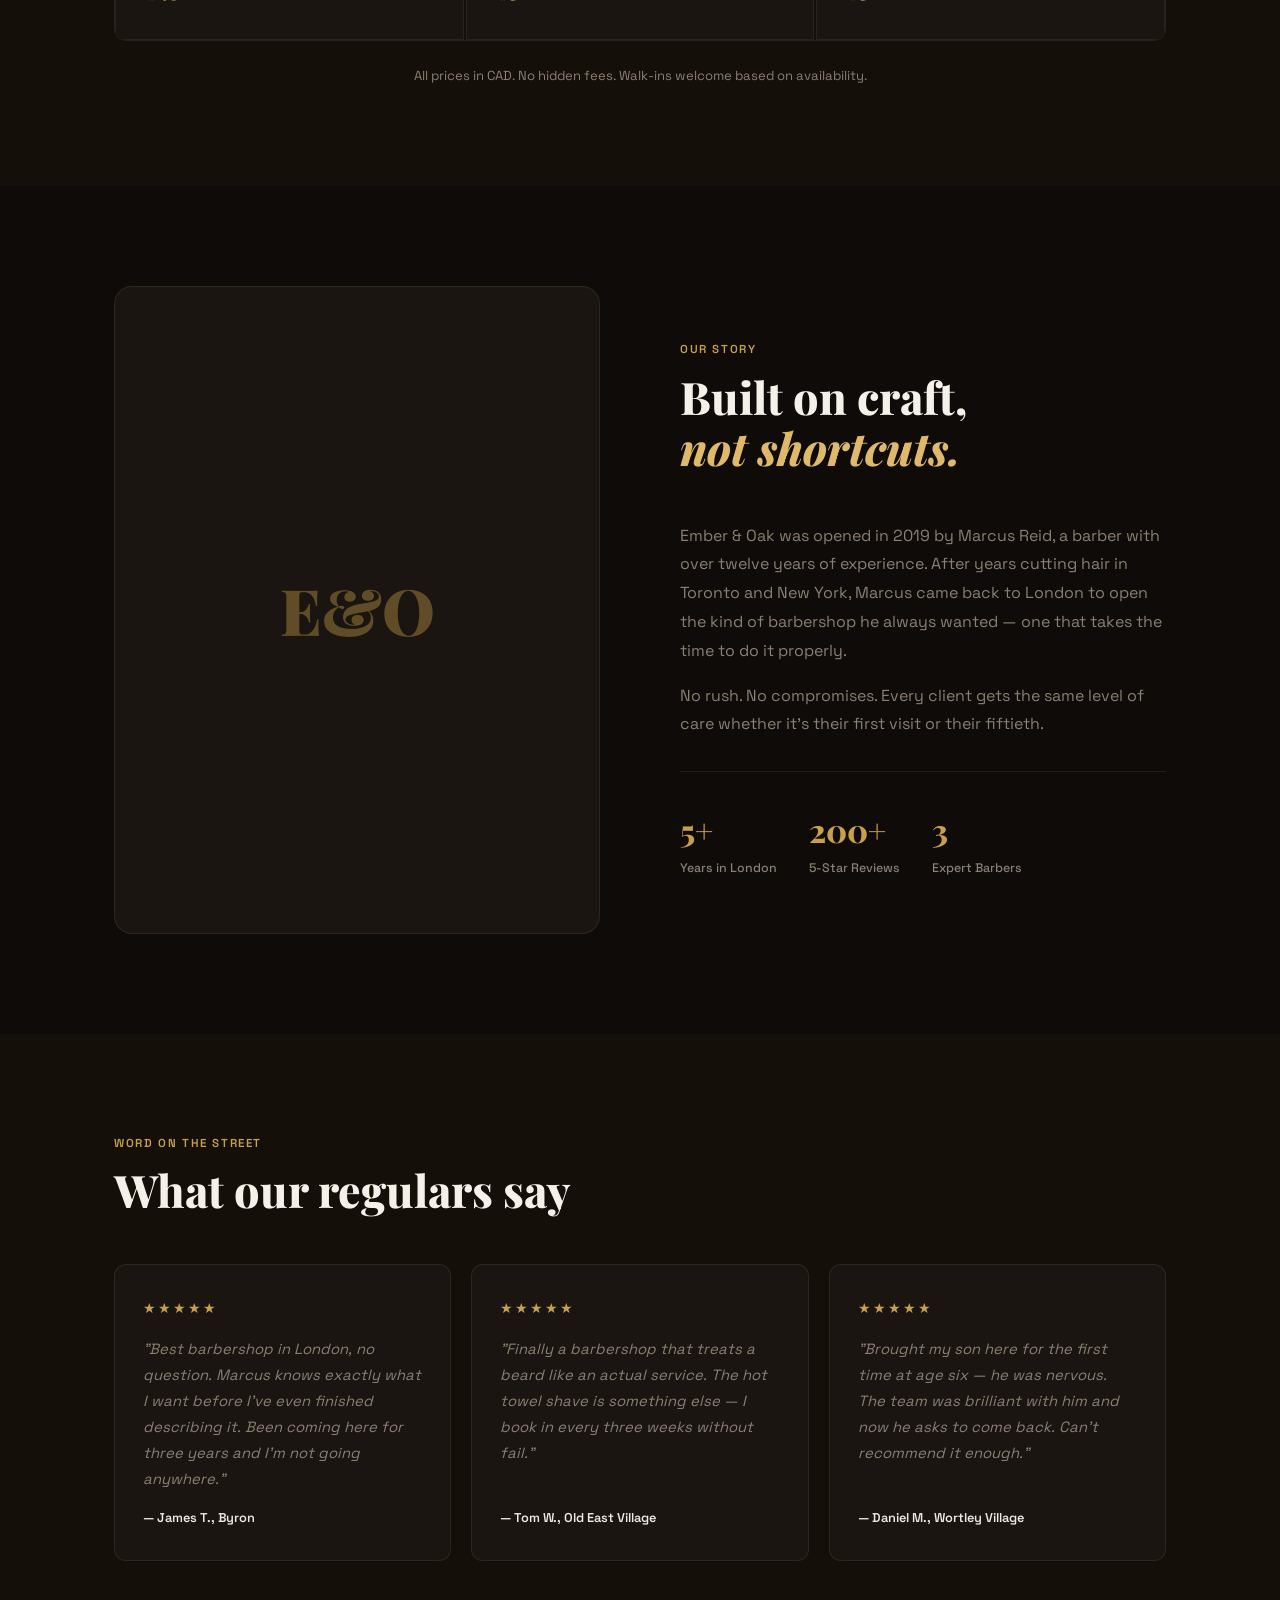
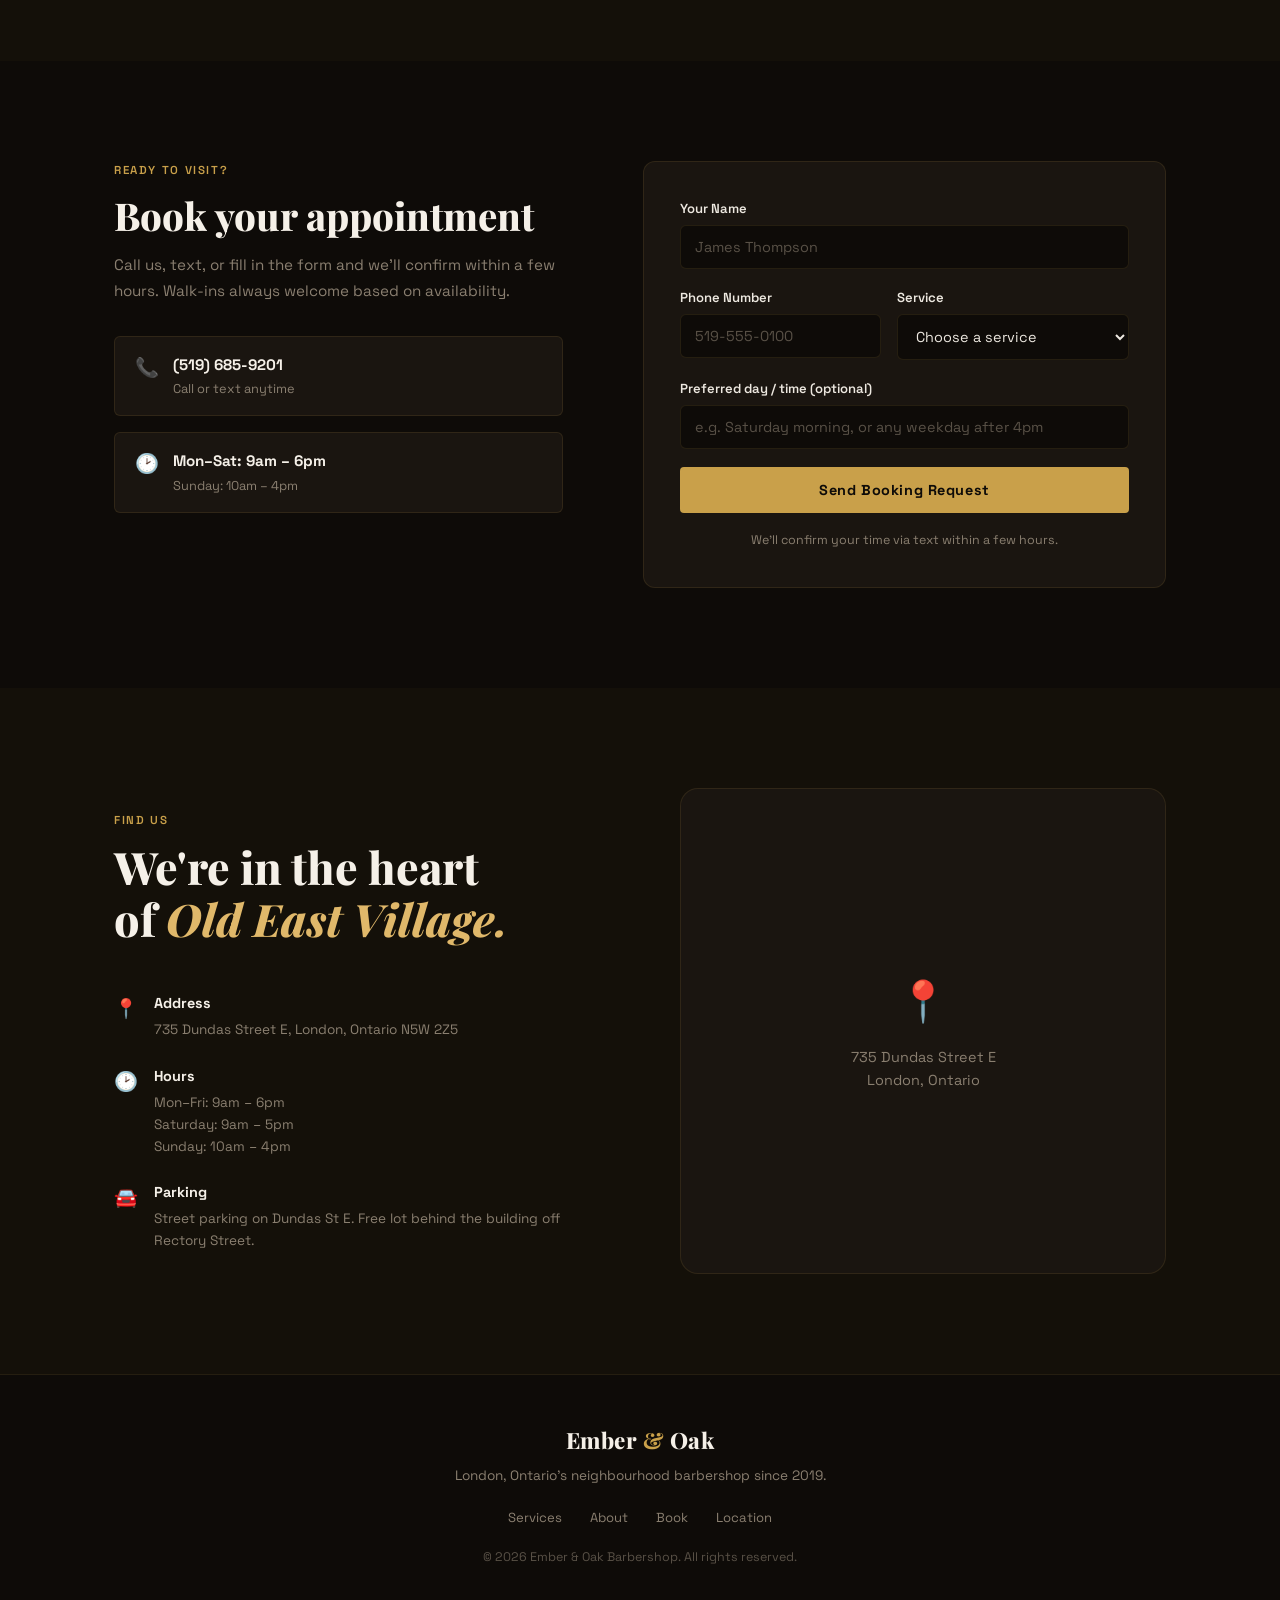
<file: ember-oak-barbershop/index.html>
<!DOCTYPE html>
<html lang="en">
<head>
  <meta charset="UTF-8" />
  <meta name="viewport" content="width=device-width, initial-scale=1.0" />
  <title>Ember &amp; Oak Barbershop — London, Ontario</title>
  <meta name="description" content="London Ontario's premium barbershop. Walk-ins welcome. Classic cuts, hot towel shaves, and beard grooming in the heart of Old East Village." />
  <link rel="preconnect" href="https://fonts.googleapis.com" />
  <link rel="preconnect" href="https://fonts.gstatic.com" crossorigin />
  <link href="https://fonts.googleapis.com/css2?family=Playfair+Display:wght@700;800;900&family=Space+Grotesk:wght@400;500;600;700&display=swap" rel="stylesheet" />
  <link rel="stylesheet" href="css/style.css" />
</head>
<body>
  <!-- ── DEMO BANNER ── -->
  <div id="demo-banner" style="position:fixed;top:0;left:0;right:0;z-index:99999;background:#111111;color:#888;text-align:center;font-family:-apple-system,BlinkMacSystemFont,'Segoe UI',sans-serif;font-size:11px;letter-spacing:0.05em;padding:6px 16px;box-sizing:border-box;border-bottom:1px solid #2a2a2a;">
    Sample mockup by <strong style="color:#ddd;">Lynas Digital</strong> &mdash; not a real business &nbsp;&middot;&nbsp; <a href="mailto:brudbryc387@gmail.com" style="color:#bbb;text-decoration:none;">Contact Bryce</a>
  </div>


  <!-- ===================== NAV ===================== -->
  <header class="nav-wrapper" id="navbar">
    <nav class="nav">
      <a href="#" class="nav-logo">Ember <span>&amp;</span> Oak</a>
      <ul class="nav-links">
        <li><a href="#services">Services</a></li>
        <li><a href="#about">About</a></li>
        <li><a href="#location">Location</a></li>
      </ul>
      <a href="#book" class="btn btn-gold">Book Now</a>
    </nav>
  </header>

  <main>

    <!-- ===================== HERO ===================== -->
    <section class="hero" id="home">
      <div class="hero-overlay"></div>
      <div class="hero-inner">
        <div class="hero-badge">&#9670; London, Ontario</div>
        <h1 class="hero-heading">The cut you've<br /><em>been waiting for.</em></h1>
        <p class="hero-sub">Classic barbering meets modern style. Walk-ins welcome — appointments preferred. Serving London since 2019.</p>
        <div class="hero-actions">
          <a href="#book" class="btn btn-gold">Book Your Visit</a>
          <a href="#services" class="btn btn-outline">See Services</a>
        </div>
        <ul class="hero-trust">
          <li><span class="trust-dot"></span>Walk-ins welcome</li>
          <li><span class="trust-dot"></span>Hot towel shaves</li>
          <li><span class="trust-dot"></span>5-star rated</li>
        </ul>
      </div>
    </section>

    <!-- ===================== STRIP ===================== -->
    <div class="strip">
      <span>&#9670; Classic Cuts</span>
      <span>&#9670; Hot Towel Shaves</span>
      <span>&#9670; Beard Grooming</span>
      <span>&#9670; Kids Cuts</span>
      <span>&#9670; Walk-Ins Welcome</span>
    </div>

    <!-- ===================== SERVICES ===================== -->
    <section class="services" id="services">
      <div class="container">
        <p class="section-label">What We Offer</p>
        <h2 class="section-heading">Services &amp; Pricing</h2>

        <div class="services-grid">

          <div class="service-card featured">
            <div class="service-card-inner">
              <div class="service-name">Signature Cut</div>
              <div class="service-desc">Full consultation, wash, cut, style, and finish. Our most popular service — takes about 45 minutes.</div>
              <div class="service-price">$55</div>
            </div>
          </div>

          <div class="service-card">
            <div class="service-card-inner">
              <div class="service-name">Buzz Cut</div>
              <div class="service-desc">Clean clipper cut all over. Fast, sharp, and low maintenance. In and out in 20 minutes.</div>
              <div class="service-price">$35</div>
            </div>
          </div>

          <div class="service-card">
            <div class="service-card-inner">
              <div class="service-name">Hot Towel Shave</div>
              <div class="service-desc">Traditional straight razor shave with hot towel prep and post-shave balm. A proper old-school experience.</div>
              <div class="service-price">$50</div>
            </div>
          </div>

          <div class="service-card">
            <div class="service-card-inner">
              <div class="service-name">Cut &amp; Beard Combo</div>
              <div class="service-desc">Signature cut plus full beard shape and trim. Best value if you're keeping a beard.</div>
              <div class="service-price">$75</div>
            </div>
          </div>

          <div class="service-card">
            <div class="service-card-inner">
              <div class="service-name">Beard Trim</div>
              <div class="service-desc">Shape, line-up, and tidy your beard. In and out in 20 minutes. Add a hot towel for $10.</div>
              <div class="service-price">$30</div>
            </div>
          </div>

          <div class="service-card">
            <div class="service-card-inner">
              <div class="service-name">Kids Cut (Under 12)</div>
              <div class="service-desc">Patient, friendly cuts for young ones. Wash, cut, and style included.</div>
              <div class="service-price">$30</div>
            </div>
          </div>

        </div>

        <p class="services-note">All prices in CAD. No hidden fees. Walk-ins welcome based on availability.</p>
      </div>
    </section>

    <!-- ===================== ABOUT ===================== -->
    <section class="about" id="about">
      <div class="container about-inner">
        <div class="about-image">
          <div class="about-image-placeholder">
            <span class="about-initials">E&amp;O</span>
          </div>
        </div>
        <div class="about-text">
          <p class="section-label">Our Story</p>
          <h2 class="section-heading">Built on craft,<br /><em>not shortcuts.</em></h2>
          <p class="about-body">Ember &amp; Oak was opened in 2019 by Marcus Reid, a barber with over twelve years of experience. After years cutting hair in Toronto and New York, Marcus came back to London to open the kind of barbershop he always wanted — one that takes the time to do it properly.</p>
          <p class="about-body">No rush. No compromises. Every client gets the same level of care whether it's their first visit or their fiftieth.</p>
          <div class="about-stats">
            <div class="about-stat">
              <strong>5+</strong>
              <span>Years in London</span>
            </div>
            <div class="about-stat">
              <strong>200+</strong>
              <span>5-Star Reviews</span>
            </div>
            <div class="about-stat">
              <strong>3</strong>
              <span>Expert Barbers</span>
            </div>
          </div>
        </div>
      </div>
    </section>

    <!-- ===================== TESTIMONIALS ===================== -->
    <section class="testimonials">
      <div class="container">
        <p class="section-label">Word on the Street</p>
        <h2 class="section-heading">What our regulars say</h2>
        <div class="testimonials-grid">
          <div class="testimonial-card">
            <div class="stars">&#9733;&#9733;&#9733;&#9733;&#9733;</div>
            <p class="testimonial-text">"Best barbershop in London, no question. Marcus knows exactly what I want before I've even finished describing it. Been coming here for three years and I'm not going anywhere."</p>
            <div class="testimonial-author">— James T., Byron</div>
          </div>
          <div class="testimonial-card">
            <div class="stars">&#9733;&#9733;&#9733;&#9733;&#9733;</div>
            <p class="testimonial-text">"Finally a barbershop that treats a beard like an actual service. The hot towel shave is something else — I book in every three weeks without fail."</p>
            <div class="testimonial-author">— Tom W., Old East Village</div>
          </div>
          <div class="testimonial-card">
            <div class="stars">&#9733;&#9733;&#9733;&#9733;&#9733;</div>
            <p class="testimonial-text">"Brought my son here for the first time at age six — he was nervous. The team was brilliant with him and now he asks to come back. Can't recommend it enough."</p>
            <div class="testimonial-author">— Daniel M., Wortley Village</div>
          </div>
        </div>
      </div>
    </section>

    <!-- ===================== BOOK ===================== -->
    <section class="book" id="book">
      <div class="container book-inner">
        <div class="book-text">
          <p class="section-label">Ready to Visit?</p>
          <h2 class="book-heading">Book your appointment</h2>
          <p class="book-sub">Call us, text, or fill in the form and we'll confirm within a few hours. Walk-ins always welcome based on availability.</p>
          <div class="book-contact-options">
            <a href="tel:+15196859201" class="contact-option">
              <div class="contact-icon">&#128222;</div>
              <div>
                <strong>(519) 685-9201</strong>
                <span>Call or text anytime</span>
              </div>
            </a>
            <div class="contact-option">
              <div class="contact-icon">&#128337;</div>
              <div>
                <strong>Mon–Sat: 9am – 6pm</strong>
                <span>Sunday: 10am – 4pm</span>
              </div>
            </div>
          </div>
        </div>
        <form class="book-form" id="bookForm">
          <div class="form-group">
            <label for="name">Your Name</label>
            <input type="text" id="name" name="name" placeholder="James Thompson" required />
          </div>
          <div class="form-row">
            <div class="form-group">
              <label for="phone">Phone Number</label>
              <input type="tel" id="phone" name="phone" placeholder="519-555-0100" required />
            </div>
            <div class="form-group">
              <label for="service">Service</label>
              <select id="service" name="service" required>
                <option value="" disabled selected>Choose a service</option>
                <option>Signature Cut — $55</option>
                <option>Buzz Cut — $35</option>
                <option>Hot Towel Shave — $50</option>
                <option>Cut &amp; Beard Combo — $75</option>
                <option>Beard Trim — $30</option>
                <option>Kids Cut — $30</option>
              </select>
            </div>
          </div>
          <div class="form-group">
            <label for="message">Preferred day / time (optional)</label>
            <input type="text" id="message" name="message" placeholder="e.g. Saturday morning, or any weekday after 4pm" />
          </div>
          <button type="submit" class="btn btn-gold btn-full">Send Booking Request</button>
          <p class="form-note">We'll confirm your time via text within a few hours.</p>
        </form>
      </div>
    </section>

    <!-- ===================== LOCATION ===================== -->
    <section class="location" id="location">
      <div class="container location-inner">
        <div class="location-text">
          <p class="section-label">Find Us</p>
          <h2 class="section-heading">We're in the heart<br />of <em>Old East Village.</em></h2>
          <div class="location-details">
            <div class="location-item">
              <div class="location-icon">&#128205;</div>
              <div>
                <strong>Address</strong>
                <span>735 Dundas Street E, London, Ontario N5W 2Z5</span>
              </div>
            </div>
            <div class="location-item">
              <div class="location-icon">&#128337;</div>
              <div>
                <strong>Hours</strong>
                <span>Mon–Fri: 9am – 6pm</span>
                <span>Saturday: 9am – 5pm</span>
                <span>Sunday: 10am – 4pm</span>
              </div>
            </div>
            <div class="location-item">
              <div class="location-icon">&#128664;</div>
              <div>
                <strong>Parking</strong>
                <span>Street parking on Dundas St E. Free lot behind the building off Rectory Street.</span>
              </div>
            </div>
          </div>
        </div>
        <div class="map-placeholder">
          <div class="map-inner">
            <span>&#128205;</span>
            <p>735 Dundas Street E<br />London, Ontario</p>
          </div>
        </div>
      </div>
    </section>

  </main>

  <!-- ===================== FOOTER ===================== -->
  <footer class="footer">
    <div class="container footer-inner">
      <div class="footer-brand">
        <span class="nav-logo">Ember <span>&amp;</span> Oak</span>
        <p>London, Ontario's neighbourhood barbershop since 2019.</p>
      </div>
      <div class="footer-links">
        <a href="#services">Services</a>
        <a href="#about">About</a>
        <a href="#book">Book</a>
        <a href="#location">Location</a>
      </div>
      <p class="footer-copy">© 2026 Ember &amp; Oak Barbershop. All rights reserved.</p>
    </div>
  </footer>

  <script src="js/script.js" defer></script>
</body>
</html>
</file>
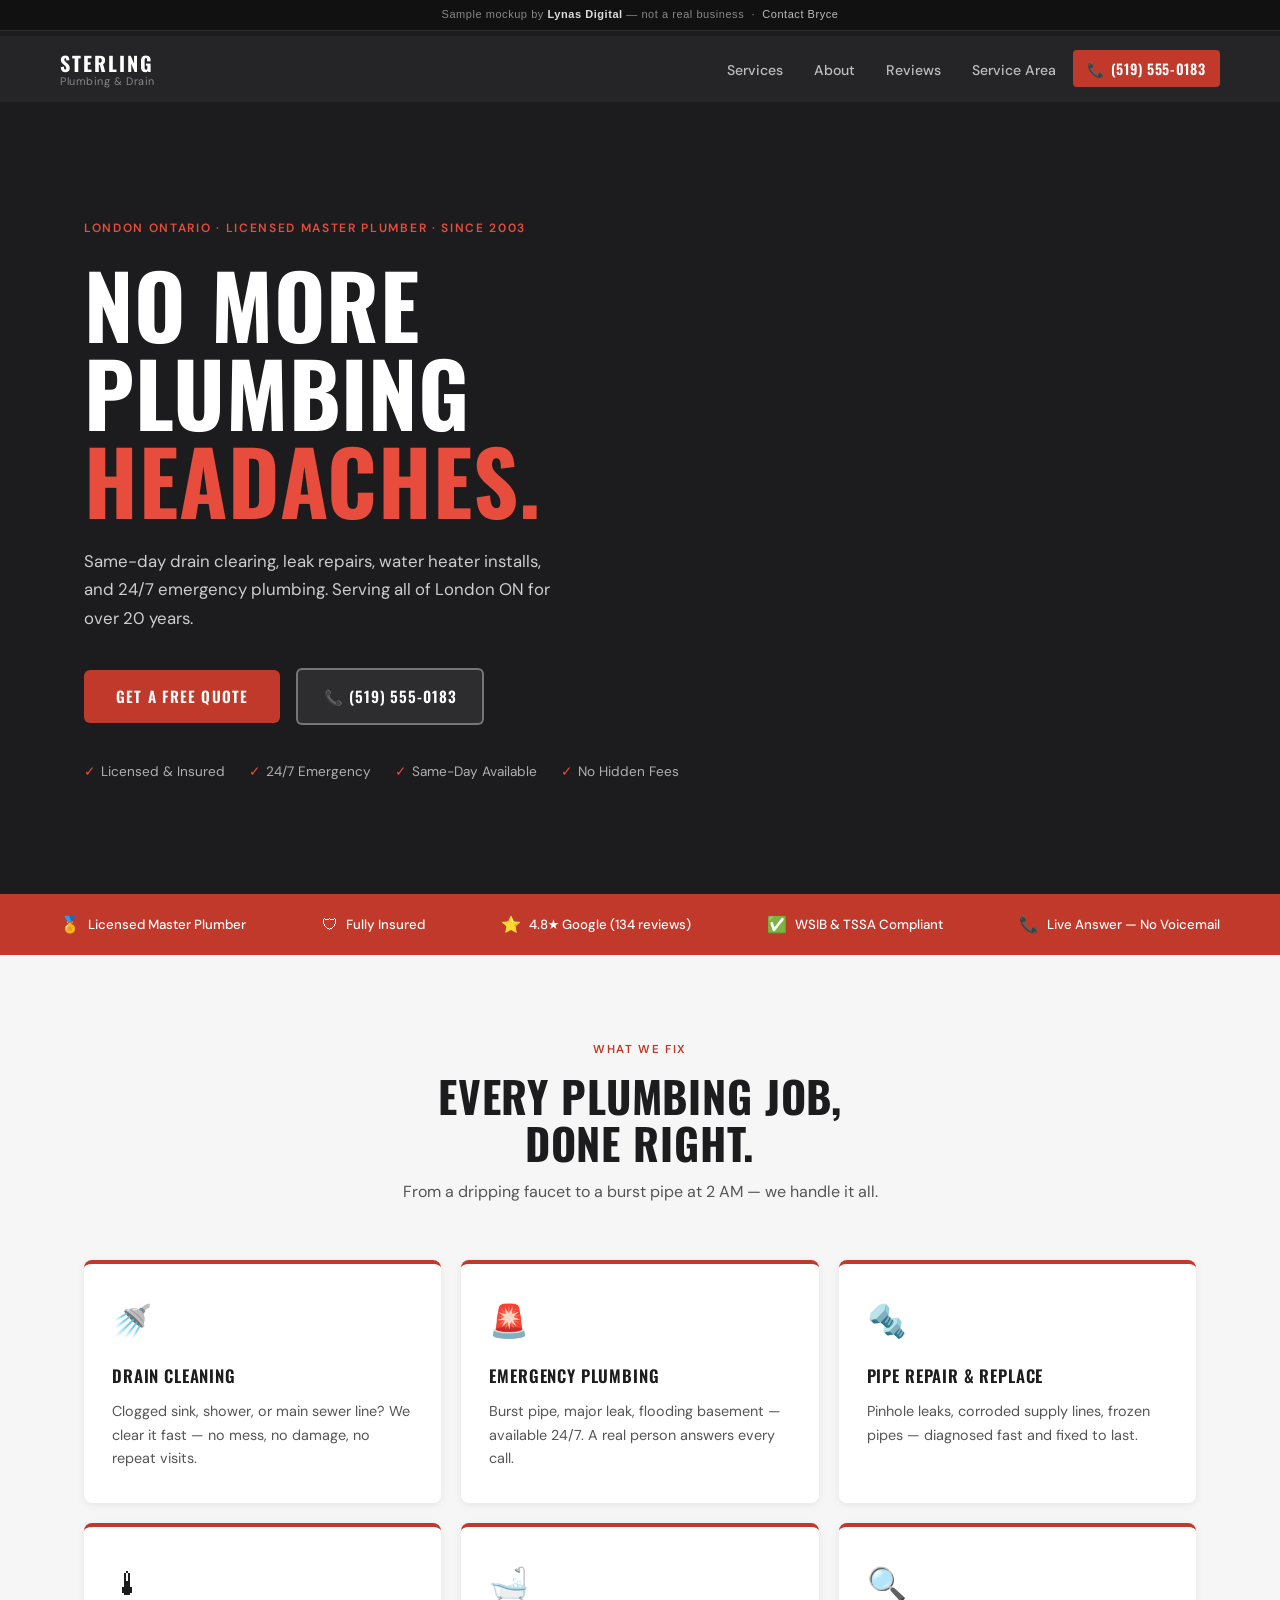
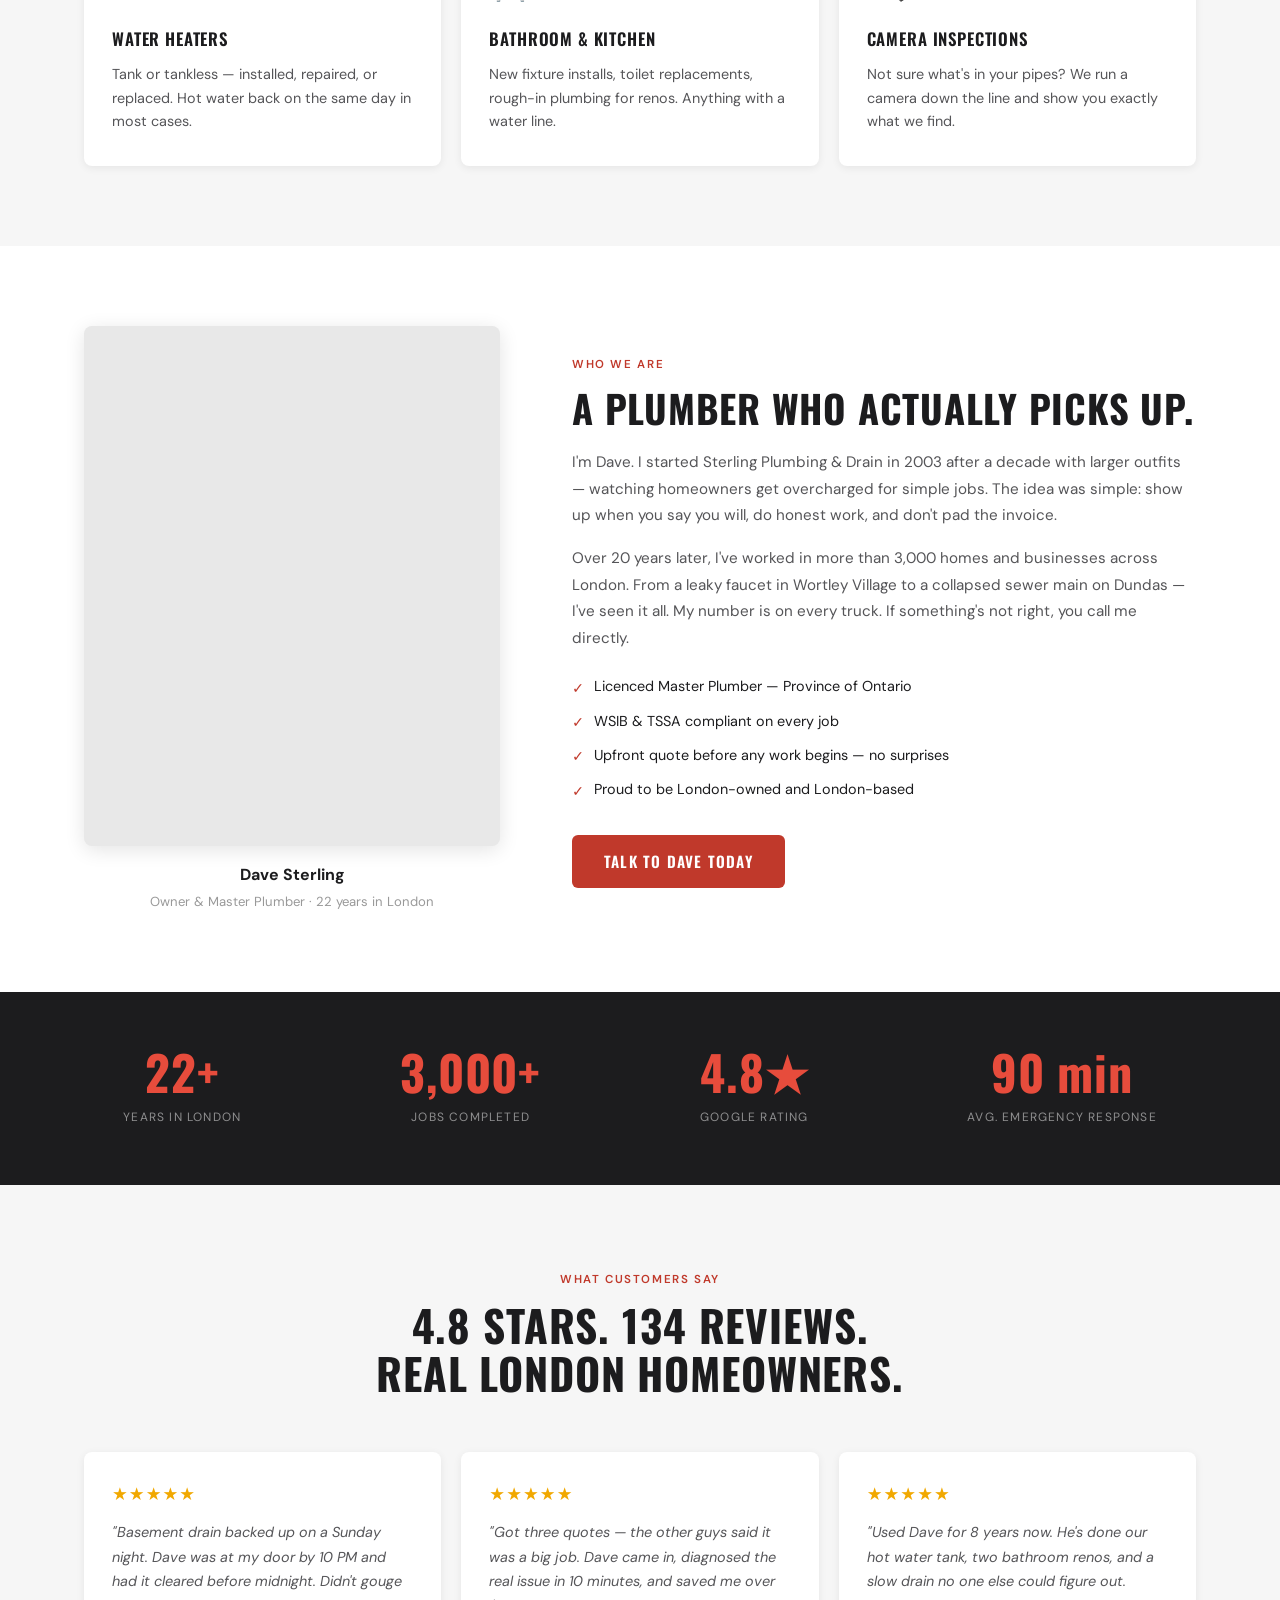
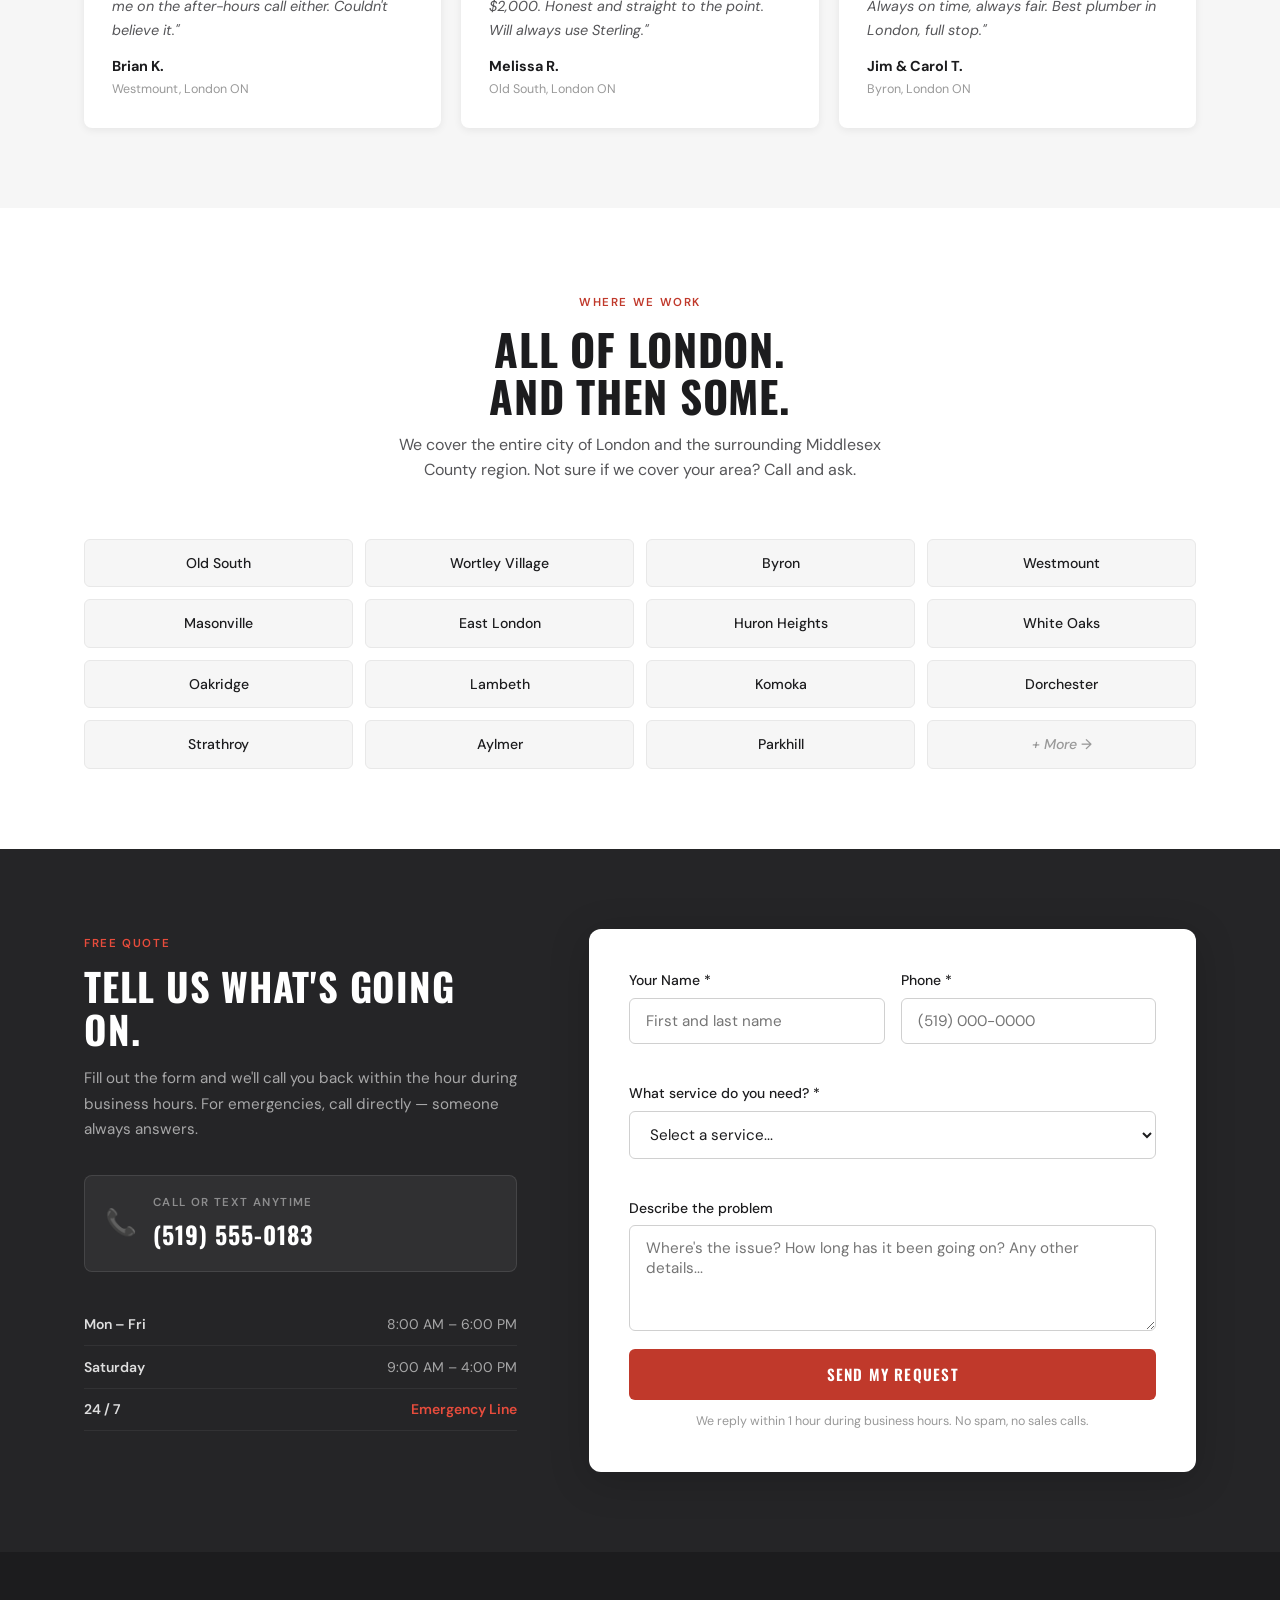
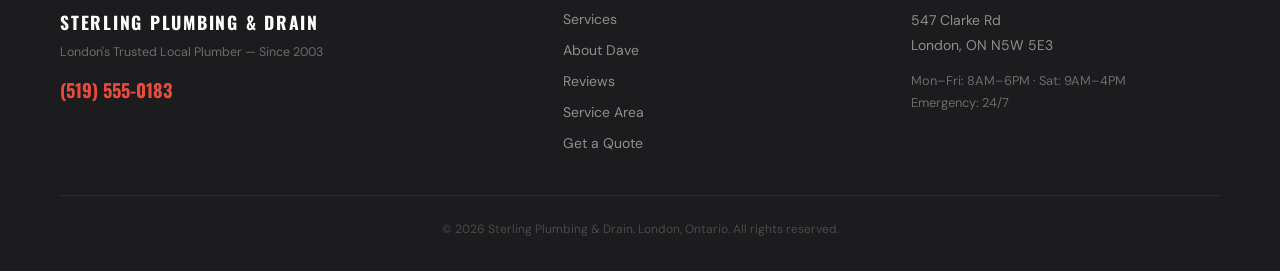
<file: sterling-plumbing/index.html>
<!DOCTYPE html>
<html lang="en">
<head>
  <meta charset="UTF-8" />
  <meta name="viewport" content="width=device-width, initial-scale=1.0" />
  <title>Sterling Plumbing &amp; Drain | London Ontario Plumber</title>
  <meta name="description" content="Sterling Plumbing &amp; Drain — London Ontario's trusted local plumber. Same-day drain clearing, emergency plumbing, pipe repairs, and water heaters. Call (519) 555-0183." />
  <link rel="preconnect" href="https://fonts.googleapis.com" />
  <link rel="preconnect" href="https://fonts.gstatic.com" crossorigin />
  <link href="https://fonts.googleapis.com/css2?family=Oswald:wght@400;500;600;700&family=DM+Sans:opsz,wght@9..40,300;9..40,400;9..40,500;9..40,600&display=swap" rel="stylesheet" />
  <link rel="stylesheet" href="css/style.css" />

  <!-- Local Business Schema — helps Google show hours, phone & address in search results -->
  <script type="application/ld+json">
  {
    "@context": "https://schema.org",
    "@type": "Plumber",
    "name": "Sterling Plumbing & Drain",
    "description": "London Ontario's trusted local plumber. Same-day drain clearing, emergency plumbing, pipe repairs, and water heater installs.",
    "telephone": "+15195550183",
    "address": {
      "@type": "PostalAddress",
      "streetAddress": "547 Clarke Rd",
      "addressLocality": "London",
      "addressRegion": "ON",
      "postalCode": "N5W 5E3",
      "addressCountry": "CA"
    },
    "openingHours": ["Mo-Fr 08:00-18:00", "Sa 09:00-16:00"],
    "aggregateRating": {
      "@type": "AggregateRating",
      "ratingValue": "4.8",
      "reviewCount": "134"
    },
    "areaServed": "London, Ontario",
    "priceRange": "$$",
    "hasMap": "https://maps.google.com/?q=547+Clarke+Rd+London+ON"
  }
  </script>
</head>
<body>
  <!-- ── DEMO BANNER ── -->
  <div id="demo-banner" style="position:fixed;top:0;left:0;right:0;z-index:99999;background:#111111;color:#888;text-align:center;font-family:-apple-system,BlinkMacSystemFont,'Segoe UI',sans-serif;font-size:11px;letter-spacing:0.05em;padding:6px 16px;box-sizing:border-box;border-bottom:1px solid #2a2a2a;">
    Sample mockup by <strong style="color:#ddd;">Lynas Digital</strong> &mdash; not a real business &nbsp;&middot;&nbsp; <a href="mailto:brudbryc387@gmail.com" style="color:#bbb;text-decoration:none;">Contact Bryce</a>
  </div>


  <!-- ========================================================
       EMERGENCY TOPBAR
  ======================================================== -->
  <div class="topbar">
    <div class="topbar-inner">
      <span class="topbar-emergency">🔧 24/7 Emergency Line</span>
      <span class="topbar-divider" aria-hidden="true">|</span>
      <a href="tel:+15195550183" class="topbar-phone">(519) 555-0183</a>
      <span class="topbar-divider" aria-hidden="true">|</span>
      <span>Serving London ON &amp; Middlesex County</span>
    </div>
  </div>

  <!-- ========================================================
       NAV
  ======================================================== -->
  <nav class="nav" id="nav" role="navigation" aria-label="Main navigation">
    <div class="nav-inner">
      <a href="#hero" class="nav-logo" aria-label="Sterling Plumbing and Drain home">
        <span class="logo-name">Sterling</span>
        <span class="logo-trade">Plumbing &amp; Drain</span>
      </a>
      <button class="nav-toggle" id="navToggle" aria-label="Open menu" aria-expanded="false" aria-controls="navMenu">
        <span></span><span></span><span></span>
      </button>
      <ul class="nav-menu" id="navMenu" role="list">
        <li><a href="#services">Services</a></li>
        <li><a href="#about">About</a></li>
        <li><a href="#reviews">Reviews</a></li>
        <li><a href="#service-area">Service Area</a></li>
        <li><a href="tel:+15195550183" class="nav-call">📞 (519) 555-0183</a></li>
      </ul>
    </div>
  </nav>

  <main>

    <!-- ========================================================
         HERO — Dark photo background, left-aligned Oswald headline
    ======================================================== -->
    <section class="hero" id="hero" aria-label="Sterling Plumbing and Drain">
      <div class="hero-overlay" aria-hidden="true"></div>
      <div class="hero-content">
        <span class="hero-eyebrow">London Ontario · Licensed Master Plumber · Since 2003</span>
        <h1>No More<br />Plumbing <span class="accent">Headaches.</span></h1>
        <p class="hero-desc">Same-day drain clearing, leak repairs, water heater installs, and 24/7 emergency plumbing. Serving all of London ON for over 20 years.</p>
        <div class="hero-actions">
          <a href="#quote" class="btn-primary">Get a Free Quote</a>
          <a href="tel:+15195550183" class="btn-phone">📞 (519) 555-0183</a>
        </div>
        <ul class="trust-list" aria-label="Service guarantees">
          <li><span class="trust-check" aria-hidden="true">✓</span> Licensed &amp; Insured</li>
          <li><span class="trust-check" aria-hidden="true">✓</span> 24/7 Emergency</li>
          <li><span class="trust-check" aria-hidden="true">✓</span> Same-Day Available</li>
          <li><span class="trust-check" aria-hidden="true">✓</span> No Hidden Fees</li>
        </ul>
      </div>
    </section>

    <!-- ========================================================
         TRUST BAR — credentials strip
    ======================================================== -->
    <div class="trust-bar" role="complementary" aria-label="Certifications">
      <div class="trust-bar-inner">
        <div class="trust-item"><span class="trust-icon" aria-hidden="true">🏅</span><span>Licensed Master Plumber</span></div>
        <div class="trust-item"><span class="trust-icon" aria-hidden="true">🛡</span><span>Fully Insured</span></div>
        <div class="trust-item"><span class="trust-icon" aria-hidden="true">⭐</span><span>4.8★ Google (134 reviews)</span></div>
        <div class="trust-item"><span class="trust-icon" aria-hidden="true">✅</span><span>WSIB &amp; TSSA Compliant</span></div>
        <div class="trust-item"><span class="trust-icon" aria-hidden="true">📞</span><span>Live Answer — No Voicemail</span></div>
      </div>
    </div>

    <!-- ========================================================
         SERVICES — 6 cards
    ======================================================== -->
    <section class="services" id="services" aria-labelledby="services-heading">
      <div class="container">
        <div class="section-header reveal">
          <span class="section-label">What We Fix</span>
          <h2 id="services-heading">Every Plumbing Job,<br />Done Right.</h2>
          <p>From a dripping faucet to a burst pipe at 2 AM — we handle it all.</p>
        </div>
        <div class="services-grid reveal-stagger">
          <div class="service-card">
            <div class="service-icon" aria-hidden="true">🚿</div>
            <h3>Drain Cleaning</h3>
            <p>Clogged sink, shower, or main sewer line? We clear it fast — no mess, no damage, no repeat visits.</p>
          </div>
          <div class="service-card">
            <div class="service-icon" aria-hidden="true">🚨</div>
            <h3>Emergency Plumbing</h3>
            <p>Burst pipe, major leak, flooding basement — available 24/7. A real person answers every call.</p>
          </div>
          <div class="service-card">
            <div class="service-icon" aria-hidden="true">🔩</div>
            <h3>Pipe Repair &amp; Replace</h3>
            <p>Pinhole leaks, corroded supply lines, frozen pipes — diagnosed fast and fixed to last.</p>
          </div>
          <div class="service-card">
            <div class="service-icon" aria-hidden="true">🌡</div>
            <h3>Water Heaters</h3>
            <p>Tank or tankless — installed, repaired, or replaced. Hot water back on the same day in most cases.</p>
          </div>
          <div class="service-card">
            <div class="service-icon" aria-hidden="true">🛁</div>
            <h3>Bathroom &amp; Kitchen</h3>
            <p>New fixture installs, toilet replacements, rough-in plumbing for renos. Anything with a water line.</p>
          </div>
          <div class="service-card">
            <div class="service-icon" aria-hidden="true">🔍</div>
            <h3>Camera Inspections</h3>
            <p>Not sure what's in your pipes? We run a camera down the line and show you exactly what we find.</p>
          </div>
        </div>
      </div>
    </section>

    <!-- ========================================================
         ABOUT — Dave Sterling, owner
    ======================================================== -->
    <section class="about" id="about" aria-labelledby="about-heading">
      <div class="container about-grid">
        <div class="about-photo-col reveal">
          <div class="about-photo" role="img" aria-label="Dave Sterling, owner of Sterling Plumbing and Drain, at work"></div>
          <div class="about-caption">
            <strong>Dave Sterling</strong>
            <span>Owner &amp; Master Plumber · 22 years in London</span>
          </div>
        </div>
        <div class="about-text reveal">
          <span class="section-label">Who We Are</span>
          <h2 id="about-heading">A Plumber Who Actually Picks Up.</h2>
          <p>I'm Dave. I started Sterling Plumbing &amp; Drain in 2003 after a decade with larger outfits — watching homeowners get overcharged for simple jobs. The idea was simple: show up when you say you will, do honest work, and don't pad the invoice.</p>
          <p>Over 20 years later, I've worked in more than 3,000 homes and businesses across London. From a leaky faucet in Wortley Village to a collapsed sewer main on Dundas — I've seen it all. My number is on every truck. If something's not right, you call me directly.</p>
          <ul class="about-list">
            <li><span class="list-icon" aria-hidden="true">✓</span> Licenced Master Plumber — Province of Ontario</li>
            <li><span class="list-icon" aria-hidden="true">✓</span> WSIB &amp; TSSA compliant on every job</li>
            <li><span class="list-icon" aria-hidden="true">✓</span> Upfront quote before any work begins — no surprises</li>
            <li><span class="list-icon" aria-hidden="true">✓</span> Proud to be London-owned and London-based</li>
          </ul>
          <a href="#quote" class="btn-primary">Talk to Dave Today</a>
        </div>
      </div>
    </section>

    <!-- ========================================================
         STATS BAR
    ======================================================== -->
    <div class="stats-bar" aria-label="Business highlights">
      <div class="stats-inner reveal-stagger">
        <div class="stat">
          <span class="stat-num">22+</span>
          <span class="stat-label">Years in London</span>
        </div>
        <div class="stat">
          <span class="stat-num">3,000+</span>
          <span class="stat-label">Jobs Completed</span>
        </div>
        <div class="stat">
          <span class="stat-num">4.8★</span>
          <span class="stat-label">Google Rating</span>
        </div>
        <div class="stat">
          <span class="stat-num">90 min</span>
          <span class="stat-label">Avg. Emergency Response</span>
        </div>
      </div>
    </div>

    <!-- ========================================================
         REVIEWS — 3 London homeowner testimonials
    ======================================================== -->
    <section class="reviews" id="reviews" aria-labelledby="reviews-heading">
      <div class="container">
        <div class="section-header reveal">
          <span class="section-label">What Customers Say</span>
          <h2 id="reviews-heading">4.8 Stars. 134 Reviews.<br />Real London Homeowners.</h2>
        </div>
        <div class="reviews-grid reveal-stagger">
          <blockquote class="review-card">
            <div class="review-stars" aria-label="5 out of 5 stars">★★★★★</div>
            <p>"Basement drain backed up on a Sunday night. Dave was at my door by 10 PM and had it cleared before midnight. Didn't gouge me on the after-hours call either. Couldn't believe it."</p>
            <footer>
              <span class="reviewer-name">Brian K.</span>
              <span class="reviewer-area">Westmount, London ON</span>
            </footer>
          </blockquote>
          <blockquote class="review-card">
            <div class="review-stars" aria-label="5 out of 5 stars">★★★★★</div>
            <p>"Got three quotes — the other guys said it was a big job. Dave came in, diagnosed the real issue in 10 minutes, and saved me over $2,000. Honest and straight to the point. Will always use Sterling."</p>
            <footer>
              <span class="reviewer-name">Melissa R.</span>
              <span class="reviewer-area">Old South, London ON</span>
            </footer>
          </blockquote>
          <blockquote class="review-card">
            <div class="review-stars" aria-label="5 out of 5 stars">★★★★★</div>
            <p>"Used Dave for 8 years now. He's done our hot water tank, two bathroom renos, and a slow drain no one else could figure out. Always on time, always fair. Best plumber in London, full stop."</p>
            <footer>
              <span class="reviewer-name">Jim &amp; Carol T.</span>
              <span class="reviewer-area">Byron, London ON</span>
            </footer>
          </blockquote>
        </div>
      </div>
    </section>

    <!-- ========================================================
         SERVICE AREA
    ======================================================== -->
    <section class="service-area" id="service-area" aria-labelledby="area-heading">
      <div class="container">
        <div class="section-header reveal">
          <span class="section-label">Where We Work</span>
          <h2 id="area-heading">All of London.<br />And Then Some.</h2>
          <p>We cover the entire city of London and the surrounding Middlesex County region. Not sure if we cover your area? Call and ask.</p>
        </div>
        <div class="area-grid reveal-stagger">
          <div class="area-item">Old South</div>
          <div class="area-item">Wortley Village</div>
          <div class="area-item">Byron</div>
          <div class="area-item">Westmount</div>
          <div class="area-item">Masonville</div>
          <div class="area-item">East London</div>
          <div class="area-item">Huron Heights</div>
          <div class="area-item">White Oaks</div>
          <div class="area-item">Oakridge</div>
          <div class="area-item">Lambeth</div>
          <div class="area-item">Komoka</div>
          <div class="area-item">Dorchester</div>
          <div class="area-item">Strathroy</div>
          <div class="area-item">Aylmer</div>
          <div class="area-item">Parkhill</div>
          <div class="area-item">+ More →</div>
        </div>
      </div>
    </section>

    <!-- ========================================================
         QUOTE FORM — dark background section
    ======================================================== -->
    <section class="quote" id="quote" aria-labelledby="quote-heading">
      <div class="container quote-grid">

        <div class="quote-info reveal">
          <span class="section-label-light">Free Quote</span>
          <h2 id="quote-heading">Tell Us What's Going On.</h2>
          <p>Fill out the form and we'll call you back within the hour during business hours. For emergencies, call directly — someone always answers.</p>

          <a href="tel:+15195550183" class="call-block" aria-label="Call Sterling Plumbing at (519) 555-0183">
            <span class="call-icon" aria-hidden="true">📞</span>
            <div>
              <span class="call-label">Call or Text Anytime</span>
              <span class="call-number">(519) 555-0183</span>
            </div>
          </a>

          <div class="hours-list" aria-label="Business hours">
            <div class="hours-row"><span>Mon – Fri</span><span>8:00 AM – 6:00 PM</span></div>
            <div class="hours-row"><span>Saturday</span><span>9:00 AM – 4:00 PM</span></div>
            <div class="hours-row emergency-row"><span>24 / 7</span><span>Emergency Line</span></div>
          </div>
        </div>

        <div class="quote-form-wrap reveal">
          <form class="quote-form" id="quoteForm" novalidate>
            <div class="form-row">
              <div class="form-group">
                <label for="q-name">Your Name <span aria-hidden="true">*</span></label>
                <input type="text" id="q-name" name="name" placeholder="First and last name" required autocomplete="name" />
                <span class="field-error" id="q-name-error" role="alert"></span>
              </div>
              <div class="form-group">
                <label for="q-phone">Phone <span aria-hidden="true">*</span></label>
                <input type="tel" id="q-phone" name="phone" placeholder="(519) 000-0000" required autocomplete="tel" />
                <span class="field-error" id="q-phone-error" role="alert"></span>
              </div>
            </div>
            <div class="form-group">
              <label for="q-service">What service do you need? <span aria-hidden="true">*</span></label>
              <select id="q-service" name="service" required>
                <option value="">Select a service...</option>
                <option value="drain">Drain Cleaning</option>
                <option value="emergency">Emergency Plumbing</option>
                <option value="pipe">Pipe Repair / Replace</option>
                <option value="water-heater">Water Heater</option>
                <option value="bathroom">Bathroom / Kitchen Reno</option>
                <option value="inspection">Camera Inspection</option>
                <option value="other">Other / Not Sure</option>
              </select>
              <span class="field-error" id="q-service-error" role="alert"></span>
            </div>
            <div class="form-group">
              <label for="q-message">Describe the problem</label>
              <textarea id="q-message" name="message" rows="4" placeholder="Where's the issue? How long has it been going on? Any other details..."></textarea>
            </div>
            <button type="submit" class="btn-primary btn-full">Send My Request</button>
            <!-- OWNER: Connect this form to your email via Formspree.io — add your Formspree action URL to the form tag above -->
            <p class="form-note">We reply within 1 hour during business hours. No spam, no sales calls.</p>
          </form>
        </div>

      </div>
    </section>

  </main>

  <!-- ========================================================
       FOOTER
  ======================================================== -->
  <footer class="footer">
    <div class="footer-top">
      <div class="footer-brand">
        <span class="footer-logo">Sterling Plumbing &amp; Drain</span>
        <span class="footer-tagline">London's Trusted Local Plumber — Since 2003</span>
        <a href="tel:+15195550183" class="footer-phone">(519) 555-0183</a>
      </div>
      <nav class="footer-nav" aria-label="Footer navigation">
        <a href="#services">Services</a>
        <a href="#about">About Dave</a>
        <a href="#reviews">Reviews</a>
        <a href="#service-area">Service Area</a>
        <a href="#quote">Get a Quote</a>
      </nav>
      <div class="footer-contact">
        <address>
          547 Clarke Rd<br />
          London, ON N5W 5E3
          <!-- OWNER: Replace with your real address -->
        </address>
        <p class="footer-hours">Mon–Fri: 8AM–6PM · Sat: 9AM–4PM<br />Emergency: 24/7</p>
      </div>
    </div>
    <p class="footer-copy">&copy; 2026 Sterling Plumbing &amp; Drain. London, Ontario. All rights reserved.</p>
  </footer>

  <!-- Floating call button — appears after scrolling past hero -->
  <div class="float-call" id="floatCall" aria-hidden="true">
    <a href="tel:+15195550183" class="float-call-btn" aria-label="Call Sterling Plumbing now">
      📞 Call Now
    </a>
  </div>

  <script src="js/script.js" defer></script>
</body>
</html>
</file>
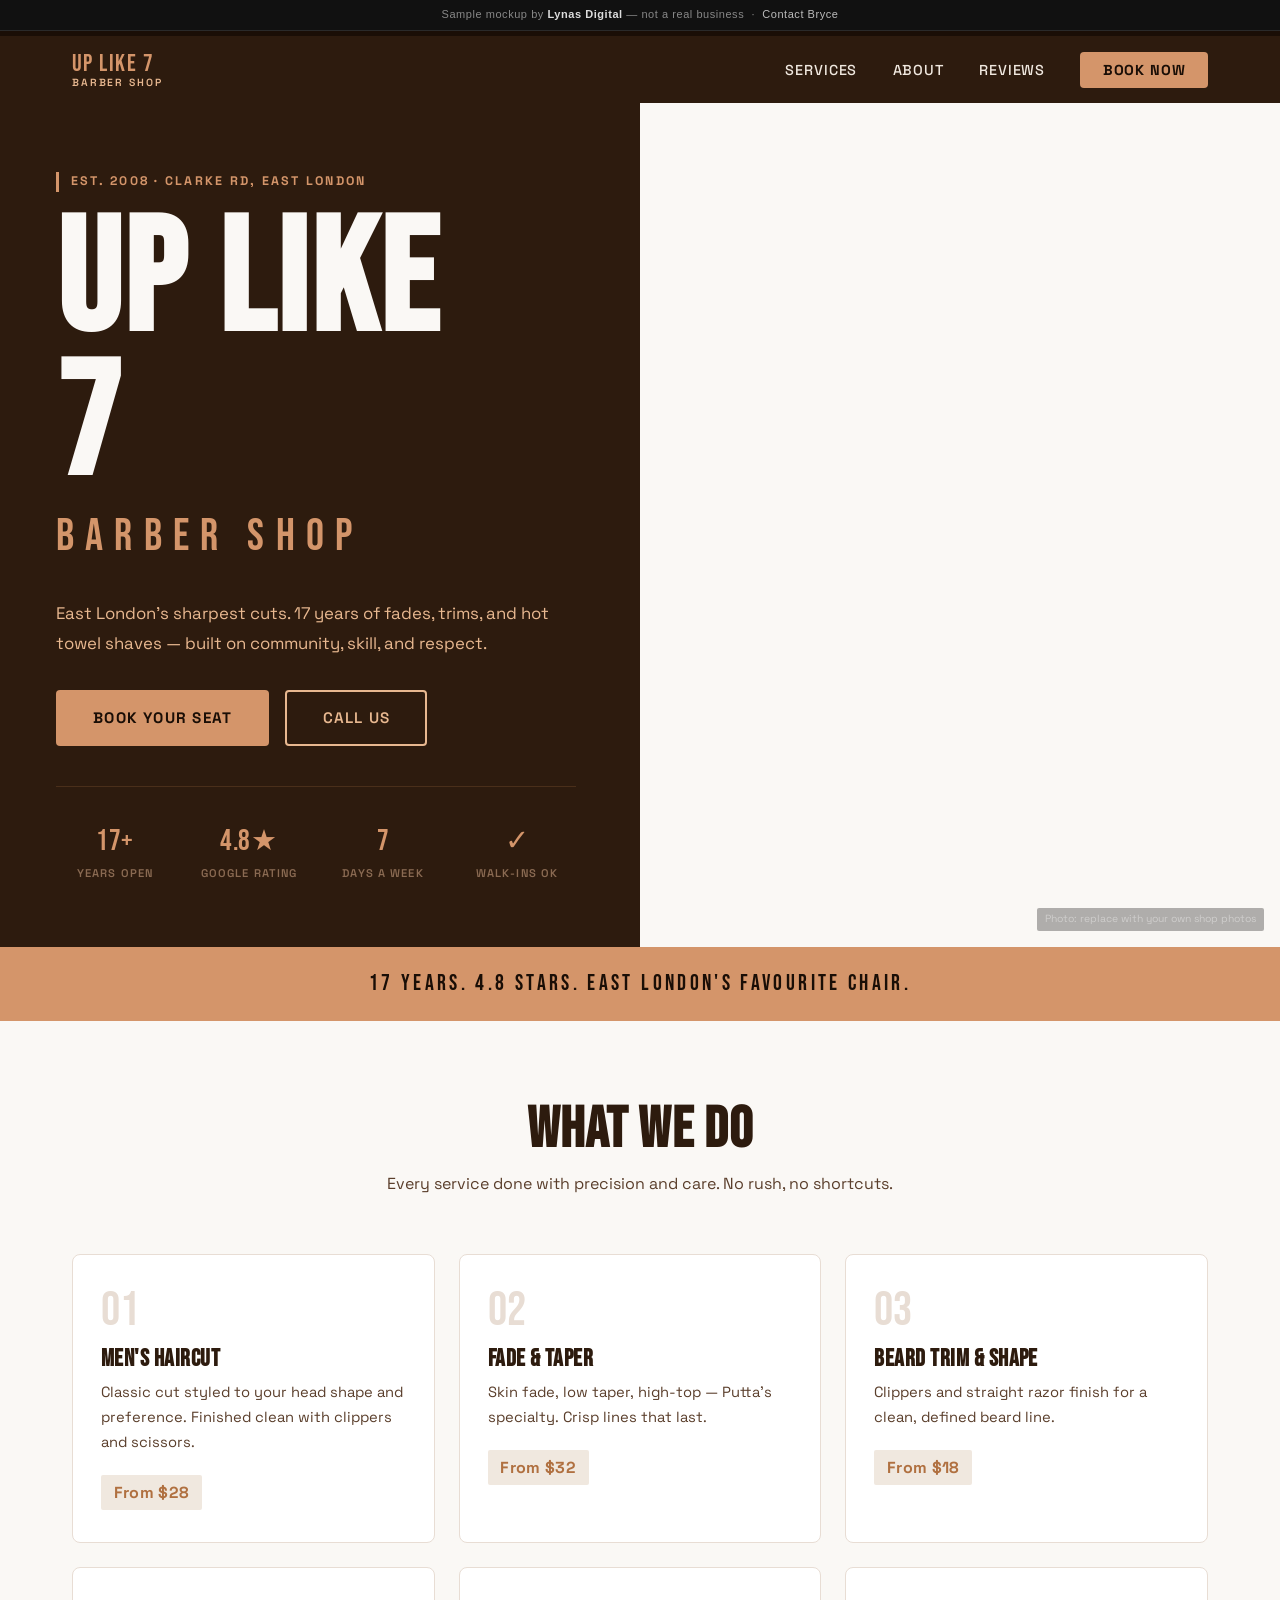
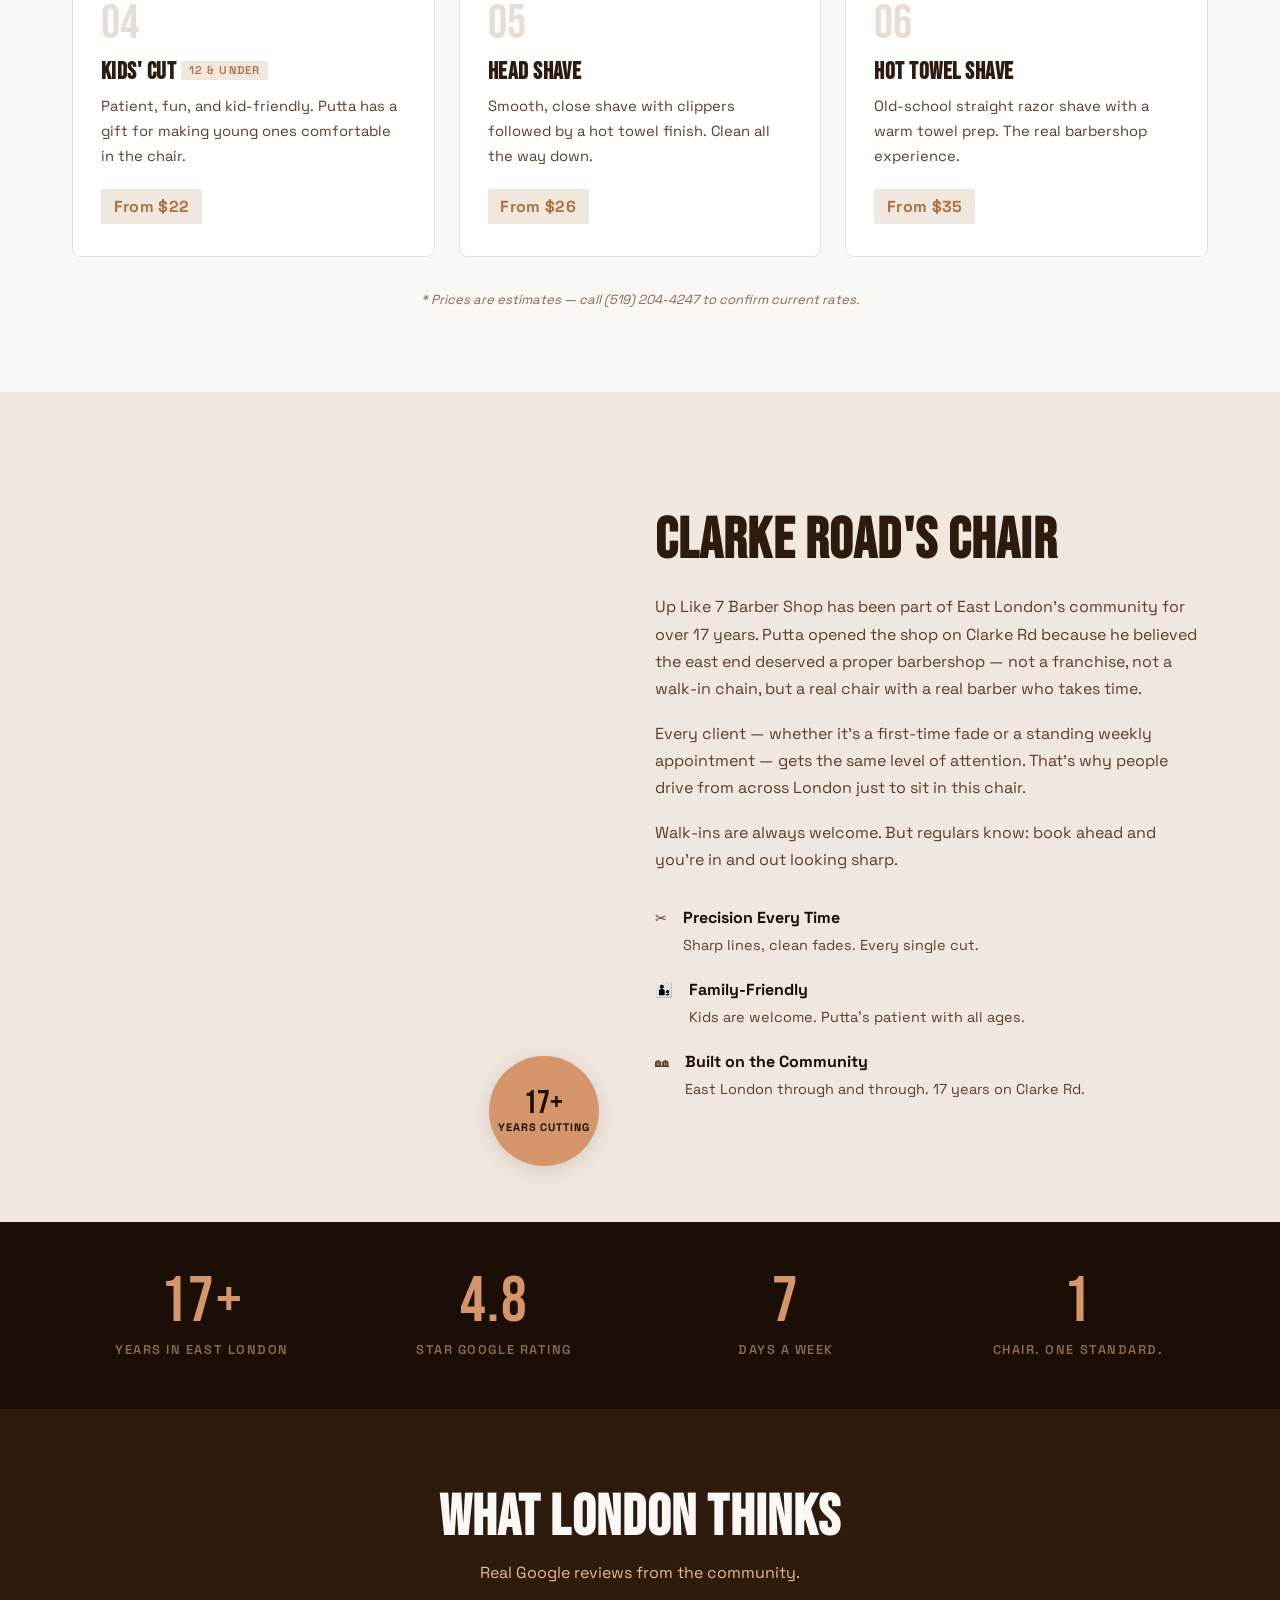
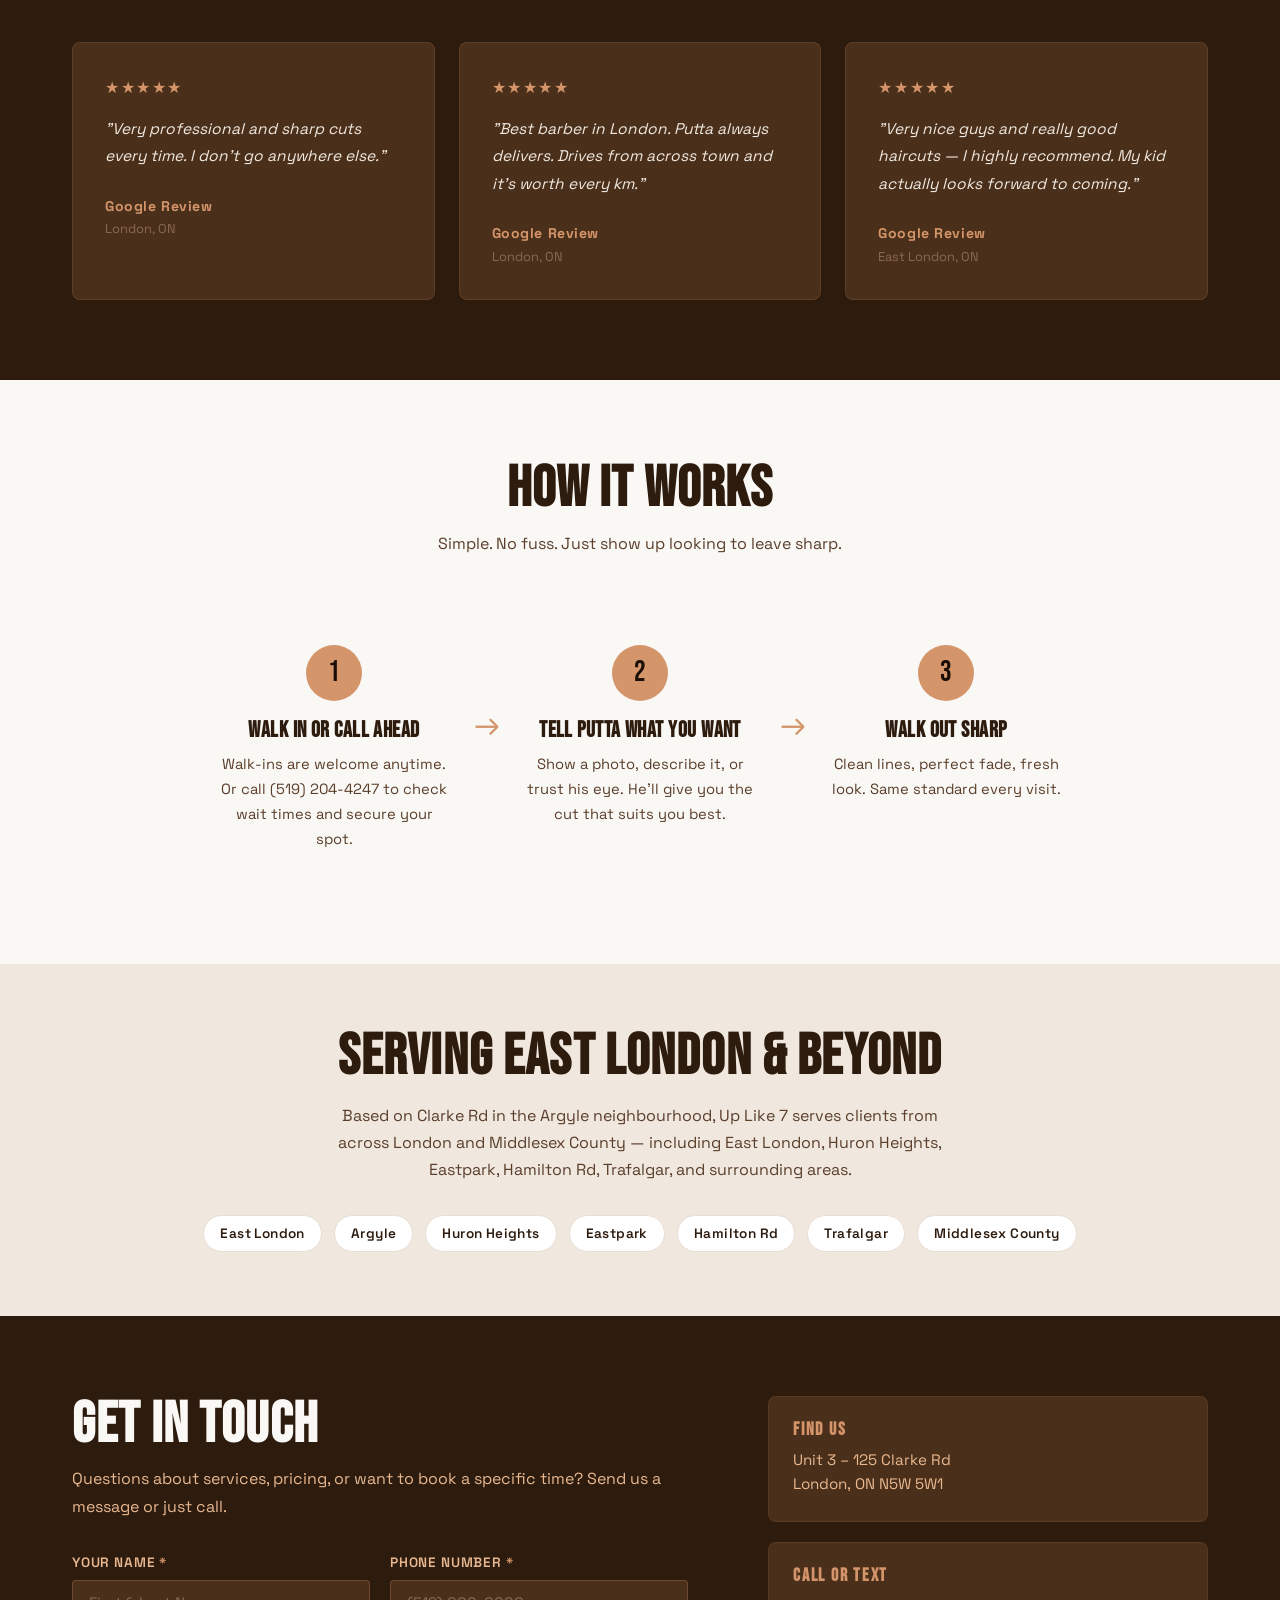
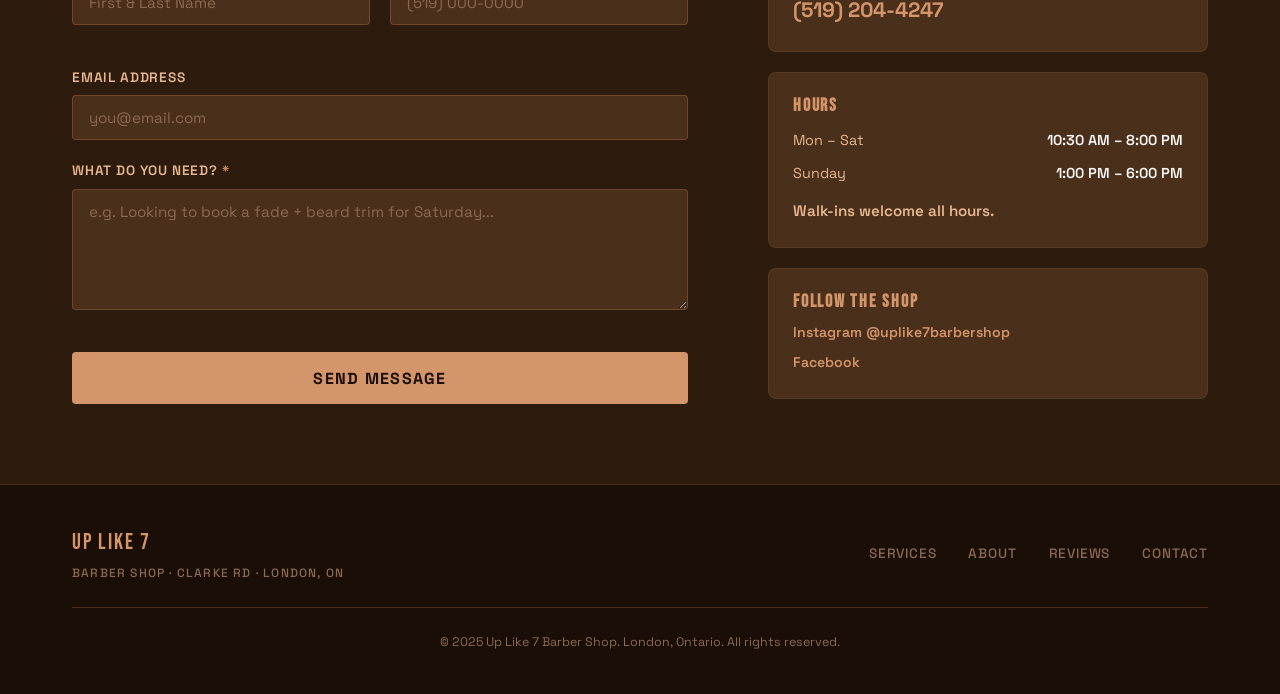
<file: up-like-7/index.html>
<!DOCTYPE html>
<html lang="en">
<head>
  <meta charset="UTF-8" />
  <meta name="viewport" content="width=device-width, initial-scale=1.0" />
  <title>Up Like 7 Barber Shop | London, ON | Clarke Rd</title>
  <meta name="description" content="Up Like 7 Barber Shop — East London's sharpest cuts. Fades, trims, and hot towel shaves on Clarke Rd. Walk-ins welcome. Call (519) 204-4247." />
  <link rel="preconnect" href="https://fonts.googleapis.com" />
  <link rel="preconnect" href="https://fonts.gstatic.com" crossorigin />
  <link href="https://fonts.googleapis.com/css2?family=Bebas+Neue&family=Space+Grotesk:wght@300;400;500;600;700&display=swap" rel="stylesheet" />
  <link rel="stylesheet" href="css/style.css" />
</head>
<body>
  <!-- ── DEMO BANNER ── -->
  <div id="demo-banner" style="position:fixed;top:0;left:0;right:0;z-index:99999;background:#111111;color:#888;text-align:center;font-family:-apple-system,BlinkMacSystemFont,'Segoe UI',sans-serif;font-size:11px;letter-spacing:0.05em;padding:6px 16px;box-sizing:border-box;border-bottom:1px solid #2a2a2a;">
    Sample mockup by <strong style="color:#ddd;">Lynas Digital</strong> &mdash; not a real business &nbsp;&middot;&nbsp; <a href="mailto:brudbryc387@gmail.com" style="color:#bbb;text-decoration:none;">Contact Bryce</a>
  </div>


  <!-- ========================================
       TOPBAR — Phone + Walk-ins notice
  ======================================== -->
  <div class="topbar">
    <div class="topbar-inner">
      <span class="topbar-item">
        <svg class="icon" viewBox="0 0 24 24" aria-hidden="true"><path d="M6.6 10.8c1.4 2.8 3.8 5.1 6.6 6.6l2.2-2.2c.3-.3.7-.4 1-.2 1.1.4 2.3.6 3.6.6.6 0 1 .4 1 1V20c0 .6-.4 1-1 1-9.4 0-17-7.6-17-17 0-.6.4-1 1-1h3.5c.6 0 1 .4 1 1 0 1.3.2 2.5.6 3.6.1.3 0 .7-.2 1L6.6 10.8z"/></svg>
        <a href="tel:+15192044247">(519) 204-4247</a>
      </span>
      <span class="topbar-divider">|</span>
      <span class="topbar-item">Walk-ins Welcome · Open 7 Days</span>
      <span class="topbar-divider">|</span>
      <span class="topbar-item">125 Clarke Rd, Unit 3 · London, ON</span>
    </div>
  </div>

  <!-- ========================================
       NAV — Sticky navigation
  ======================================== -->
  <nav class="nav" id="nav" role="navigation" aria-label="Main navigation">
    <div class="nav-inner">
      <a href="#hero" class="nav-logo" aria-label="Up Like 7 home">
        <span class="logo-line1">Up Like 7</span>
        <span class="logo-line2">Barber Shop</span>
      </a>
      <button class="nav-toggle" id="navToggle" aria-label="Open menu" aria-expanded="false" aria-controls="navMenu">
        <span></span><span></span><span></span>
      </button>
      <ul class="nav-menu" id="navMenu" role="list">
        <li><a href="#services">Services</a></li>
        <li><a href="#about">About</a></li>
        <li><a href="#testimonials">Reviews</a></li>
        <li><a href="#contact" class="nav-cta">Book Now</a></li>
      </ul>
    </div>
  </nav>

  <main>

    <!-- ========================================
         HERO — Split-screen: left text panel + right photo
    ======================================== -->
    <section class="hero" id="hero" aria-label="Hero">
      <div class="hero-left">
        <div class="hero-content">
          <span class="hero-eyebrow">Est. 2008 · Clarke Rd, East London</span>
          <h1 class="hero-title">Up Like<br />7</h1>
          <p class="hero-subtitle">Barber Shop</p>
          <p class="hero-desc">East London's sharpest cuts. 17 years of fades, trims, and hot towel shaves — built on community, skill, and respect.</p>
          <div class="hero-actions">
            <a href="#contact" class="btn-primary">Book Your Seat</a>
            <a href="tel:+15192044247" class="btn-secondary">Call Us</a>
          </div>
          <div class="trust-badges">
            <div class="badge">
              <span class="badge-num">17+</span>
              <span class="badge-label">Years Open</span>
            </div>
            <div class="badge">
              <span class="badge-num">4.8★</span>
              <span class="badge-label">Google Rating</span>
            </div>
            <div class="badge">
              <span class="badge-num">7</span>
              <span class="badge-label">Days a Week</span>
            </div>
            <div class="badge">
              <span class="badge-num">✓</span>
              <span class="badge-label">Walk-ins OK</span>
            </div>
          </div>
        </div>
      </div>
      <div class="hero-right" role="img" aria-label="Barber giving a precise fade haircut">
        <!-- PLACEHOLDER: Replace with Up Like 7's own photos once they approve the site -->
      </div>
    </section>

    <!-- ========================================
         ACCENT STRIP — Key stat
    ======================================== -->
    <div class="accent-strip">
      <div class="strip-inner">
        <span>17 Years. 4.8 Stars. East London's Favourite Chair.</span>
      </div>
    </div>

    <!-- ========================================
         SERVICES — 6 service cards
    ======================================== -->
    <section class="services" id="services" aria-labelledby="services-heading">
      <div class="container">
        <div class="section-header">
          <h2 id="services-heading">What We Do</h2>
          <p>Every service done with precision and care. No rush, no shortcuts.</p>
        </div>
        <div class="services-grid">

          <article class="service-card">
            <div class="service-num">01</div>
            <h3>Men's Haircut</h3>
            <p>Classic cut styled to your head shape and preference. Finished clean with clippers and scissors.</p>
            <span class="service-price">From $28</span>
          </article>

          <article class="service-card">
            <div class="service-num">02</div>
            <h3>Fade &amp; Taper</h3>
            <p>Skin fade, low taper, high-top — Putta's specialty. Crisp lines that last.</p>
            <span class="service-price">From $32</span>
          </article>

          <article class="service-card">
            <div class="service-num">03</div>
            <h3>Beard Trim &amp; Shape</h3>
            <p>Clippers and straight razor finish for a clean, defined beard line.</p>
            <span class="service-price">From $18</span>
          </article>

          <article class="service-card">
            <div class="service-num">04</div>
            <h3>Kids' Cut <span class="service-tag">12 &amp; Under</span></h3>
            <p>Patient, fun, and kid-friendly. Putta has a gift for making young ones comfortable in the chair.</p>
            <span class="service-price">From $22</span>
          </article>

          <article class="service-card">
            <div class="service-num">05</div>
            <h3>Head Shave</h3>
            <p>Smooth, close shave with clippers followed by a hot towel finish. Clean all the way down.</p>
            <span class="service-price">From $26</span>
          </article>

          <article class="service-card">
            <div class="service-num">06</div>
            <h3>Hot Towel Shave</h3>
            <p>Old-school straight razor shave with a warm towel prep. The real barbershop experience.</p>
            <span class="service-price">From $35</span>
          </article>

        </div>
        <p class="price-note">* Prices are estimates — call (519) 204-4247 to confirm current rates.</p>
      </div>
    </section>

    <!-- ========================================
         ABOUT — Photo + founder story
    ======================================== -->
    <section class="about" id="about" aria-labelledby="about-heading">
      <div class="container about-grid">
        <div class="about-photo-wrap">
          <div class="about-photo" role="img" aria-label="Barber tools and craftsmanship at Up Like 7">
            <!-- PLACEHOLDER: Replace with real shop photo -->
          </div>
          <div class="about-photo-badge">
            <span>17+</span>
            <span>Years Cutting</span>
          </div>
        </div>
        <div class="about-text">
          <h2 id="about-heading">Clarke Road's Chair</h2>
          <p>Up Like 7 Barber Shop has been part of East London's community for over 17 years. Putta opened the shop on Clarke Rd because he believed the east end deserved a proper barbershop — not a franchise, not a walk-in chain, but a real chair with a real barber who takes time.</p>
          <p>Every client — whether it's a first-time fade or a standing weekly appointment — gets the same level of attention. That's why people drive from across London just to sit in this chair.</p>
          <p>Walk-ins are always welcome. But regulars know: book ahead and you're in and out looking sharp.</p>
          <ul class="about-values">
            <li>
              <span class="value-icon">✂</span>
              <div>
                <strong>Precision Every Time</strong>
                <span>Sharp lines, clean fades. Every single cut.</span>
              </div>
            </li>
            <li>
              <span class="value-icon">👨‍👦</span>
              <div>
                <strong>Family-Friendly</strong>
                <span>Kids are welcome. Putta's patient with all ages.</span>
              </div>
            </li>
            <li>
              <span class="value-icon">🏘</span>
              <div>
                <strong>Built on the Community</strong>
                <span>East London through and through. 17 years on Clarke Rd.</span>
              </div>
            </li>
          </ul>
        </div>
      </div>
    </section>

    <!-- ========================================
         STATS BAR — 4 numbers
    ======================================== -->
    <div class="stats-bar">
      <div class="stats-inner">
        <div class="stat">
          <span class="stat-num">17+</span>
          <span class="stat-label">Years in East London</span>
        </div>
        <div class="stat">
          <span class="stat-num">4.8</span>
          <span class="stat-label">Star Google Rating</span>
        </div>
        <div class="stat">
          <span class="stat-num">7</span>
          <span class="stat-label">Days a Week</span>
        </div>
        <div class="stat">
          <span class="stat-num">1</span>
          <span class="stat-label">Chair. One Standard.</span>
        </div>
      </div>
    </div>

    <!-- ========================================
         TESTIMONIALS — 3 review cards
    ======================================== -->
    <section class="testimonials" id="testimonials" aria-labelledby="testimonials-heading">
      <div class="container">
        <div class="section-header section-header--light">
          <h2 id="testimonials-heading">What London Thinks</h2>
          <p>Real Google reviews from the community.</p>
        </div>
        <div class="testimonials-grid">

          <blockquote class="testimonial-card">
            <div class="stars" aria-label="5 stars">★★★★★</div>
            <p>"Very professional and sharp cuts every time. I don't go anywhere else."</p>
            <footer>
              <span class="reviewer-name">Google Review</span>
              <span class="reviewer-location">London, ON</span>
            </footer>
          </blockquote>

          <blockquote class="testimonial-card">
            <div class="stars" aria-label="5 stars">★★★★★</div>
            <p>"Best barber in London. Putta always delivers. Drives from across town and it's worth every km."</p>
            <footer>
              <span class="reviewer-name">Google Review</span>
              <span class="reviewer-location">London, ON</span>
            </footer>
          </blockquote>

          <blockquote class="testimonial-card">
            <div class="stars" aria-label="5 stars">★★★★★</div>
            <p>"Very nice guys and really good haircuts — I highly recommend. My kid actually looks forward to coming."</p>
            <footer>
              <span class="reviewer-name">Google Review</span>
              <span class="reviewer-location">East London, ON</span>
            </footer>
          </blockquote>

        </div>
      </div>
    </section>

    <!-- ========================================
         HOW IT WORKS — 3-step process
    ======================================== -->
    <section class="process" id="process" aria-labelledby="process-heading">
      <div class="container">
        <div class="section-header">
          <h2 id="process-heading">How It Works</h2>
          <p>Simple. No fuss. Just show up looking to leave sharp.</p>
        </div>
        <div class="process-steps">
          <div class="step">
            <div class="step-num">1</div>
            <h3>Walk In or Call Ahead</h3>
            <p>Walk-ins are welcome anytime. Or call (519) 204-4247 to check wait times and secure your spot.</p>
          </div>
          <div class="step-arrow" aria-hidden="true">→</div>
          <div class="step">
            <div class="step-num">2</div>
            <h3>Tell Putta What You Want</h3>
            <p>Show a photo, describe it, or trust his eye. He'll give you the cut that suits you best.</p>
          </div>
          <div class="step-arrow" aria-hidden="true">→</div>
          <div class="step">
            <div class="step-num">3</div>
            <h3>Walk Out Sharp</h3>
            <p>Clean lines, perfect fade, fresh look. Same standard every visit.</p>
          </div>
        </div>
      </div>
    </section>

    <!-- ========================================
         SERVICE AREA — London ON coverage
    ======================================== -->
    <section class="service-area" aria-labelledby="area-heading">
      <div class="container">
        <h2 id="area-heading">Serving East London &amp; Beyond</h2>
        <p>Based on Clarke Rd in the Argyle neighbourhood, Up Like 7 serves clients from across London and Middlesex County — including East London, Huron Heights, Eastpark, Hamilton Rd, Trafalgar, and surrounding areas.</p>
        <div class="area-tags">
          <span>East London</span>
          <span>Argyle</span>
          <span>Huron Heights</span>
          <span>Eastpark</span>
          <span>Hamilton Rd</span>
          <span>Trafalgar</span>
          <span>Middlesex County</span>
        </div>
      </div>
    </section>

    <!-- ========================================
         CONTACT — Form + sidebar info
    ======================================== -->
    <section class="contact" id="contact" aria-labelledby="contact-heading">
      <div class="container contact-grid">
        <div class="contact-form-wrap">
          <h2 id="contact-heading">Get in Touch</h2>
          <p>Questions about services, pricing, or want to book a specific time? Send us a message or just call.</p>
          <form class="contact-form" id="contactForm" novalidate>
            <div class="form-row">
              <div class="form-group">
                <label for="name">Your Name <span aria-hidden="true">*</span></label>
                <input type="text" id="name" name="name" placeholder="First &amp; Last Name" required autocomplete="name" />
                <span class="field-error" id="name-error" role="alert"></span>
              </div>
              <div class="form-group">
                <label for="phone">Phone Number <span aria-hidden="true">*</span></label>
                <input type="tel" id="phone" name="phone" placeholder="(519) 000-0000" required autocomplete="tel" />
                <span class="field-error" id="phone-error" role="alert"></span>
              </div>
            </div>
            <div class="form-group">
              <label for="email">Email Address</label>
              <input type="email" id="email" name="email" placeholder="you@email.com" autocomplete="email" />
            </div>
            <div class="form-group">
              <label for="message">What Do You Need? <span aria-hidden="true">*</span></label>
              <textarea id="message" name="message" rows="5" placeholder="e.g. Looking to book a fade + beard trim for Saturday..." required></textarea>
              <span class="field-error" id="message-error" role="alert"></span>
            </div>
            <button type="submit" class="btn-primary btn-full">Send Message</button>
          </form>
        </div>
        <aside class="contact-info" aria-label="Contact details">
          <div class="info-card">
            <h3>Find Us</h3>
            <address>
              Unit 3 – 125 Clarke Rd<br />
              London, ON N5W 5W1
            </address>
          </div>
          <div class="info-card">
            <h3>Call or Text</h3>
            <a href="tel:+15192044247" class="contact-link">(519) 204-4247</a>
          </div>
          <div class="info-card">
            <h3>Hours</h3>
            <table class="hours-table" aria-label="Business hours">
              <tbody>
                <tr><td>Mon – Sat</td><td>10:30 AM – 8:00 PM</td></tr>
                <tr><td>Sunday</td><td>1:00 PM – 6:00 PM</td></tr>
              </tbody>
            </table>
            <p class="walk-in-note">Walk-ins welcome all hours.</p>
          </div>
          <div class="info-card">
            <h3>Follow the Shop</h3>
            <div class="social-links">
              <a href="https://www.instagram.com/uplike7barbershop/" target="_blank" rel="noopener noreferrer" class="social-link">Instagram @uplike7barbershop</a>
              <a href="https://www.facebook.com/uplike7barbershop/" target="_blank" rel="noopener noreferrer" class="social-link">Facebook</a>
            </div>
          </div>
        </aside>
      </div>
    </section>

  </main>

  <!-- ========================================
       FOOTER
  ======================================== -->
  <footer class="footer">
    <div class="footer-inner">
      <div class="footer-brand">
        <span class="footer-logo">Up Like 7</span>
        <span class="footer-tagline">Barber Shop · Clarke Rd · London, ON</span>
      </div>
      <nav class="footer-nav" aria-label="Footer navigation">
        <a href="#services">Services</a>
        <a href="#about">About</a>
        <a href="#testimonials">Reviews</a>
        <a href="#contact">Contact</a>
      </nav>
      <p class="footer-copy">&copy; 2025 Up Like 7 Barber Shop. London, Ontario. All rights reserved.</p>
    </div>
  </footer>

  <script src="js/script.js" defer></script>
</body>
</html>
</file>
<file: copper-and-thyme/css/style.css>
/* ============================================================
   COPPER & THYME — style.css
   Design: Style 5 (Light / Editorial Minimal)
   Colors: Cream + Forest Green + Terracotta
   Fonts: Libre Baskerville (headings) + DM Sans (body)
   Owner Profile: Woman, 30s, Old South — refined, warm, breathing room
   ============================================================ */

/* ============================================================
   CSS VARIABLES
   ============================================================ */
:root {
  /* Colors */
  --cream:          #faf6f0;
  --warm-white:     #fff9f4;
  --forest:         #1d3a2a;
  --forest-mid:     #2e5940;
  --forest-light:   #4a7a5a;
  --terracotta:     #b56a3a;
  --terracotta-lt:  #d4956a;
  --stone:          #8a7a6a;
  --stone-light:    #bfb3a8;
  --border:         #e8ddd4;
  --text-dark:      #1a1208;
  --text-mid:       #5a4a3a;
  --text-light:     #8a7a6a;

  /* Fonts */
  --font-heading:   'Libre Baskerville', Georgia, serif;
  --font-body:      'DM Sans', system-ui, sans-serif;

  /* Spacing */
  --section-pad:    5.5rem;
  --container-max:  1180px;
  --radius:         3px;
  --radius-lg:      6px;

  /* Shadows — very soft for a light site */
  --shadow-sm:      0 1px 6px rgba(26,18,8,0.06);
  --shadow-md:      0 4px 20px rgba(26,18,8,0.09);
  --shadow-lg:      0 8px 40px rgba(26,18,8,0.12);
}

/* ============================================================
   RESET & BASE
   ============================================================ */
*, *::before, *::after {
  box-sizing: border-box;
  margin: 0;
  padding: 0;
}

html { scroll-behavior: smooth; font-size: 16px; }

body {
  font-family: var(--font-body);
  background-color: var(--cream);
  color: var(--text-dark);
  line-height: 1.6;
  -webkit-font-smoothing: antialiased;
}

img { max-width: 100%; height: auto; display: block; }
a { color: inherit; text-decoration: none; }
ul, ol { list-style: none; }
address { font-style: normal; }

/* ============================================================
   TYPOGRAPHY
   ============================================================ */
h1, h2, h3 {
  font-family: var(--font-heading);
  font-weight: 700;
  line-height: 1.15;
  color: var(--text-dark);
}

h1 { font-size: clamp(2.8rem, 6vw, 5rem); letter-spacing: -0.02em; }
h2 { font-size: clamp(2rem, 4vw, 3rem); letter-spacing: -0.01em; }
h3 { font-size: clamp(1.2rem, 2.5vw, 1.5rem); }

h1 em {
  font-style: italic;
  font-weight: 400;
  color: var(--terracotta);
}

p {
  font-family: var(--font-body);
  font-size: 1rem;
  line-height: 1.75;
  color: var(--text-mid);
}

/* ============================================================
   LAYOUT HELPERS
   ============================================================ */
.container {
  max-width: var(--container-max);
  margin: 0 auto;
  padding: 0 2rem;
}

.section-label {
  display: block;
  font-family: var(--font-body);
  font-size: 0.72rem;
  font-weight: 600;
  letter-spacing: 0.2em;
  text-transform: uppercase;
  color: var(--terracotta);
  margin-bottom: 0.75rem;
}

.section-header {
  text-align: center;
  margin-bottom: 3.5rem;
}

.section-header h2 { margin-bottom: 0.75rem; }
.section-header p { max-width: 540px; margin: 0 auto; }

/* ============================================================
   BUTTONS
   ============================================================ */
.btn-primary {
  display: inline-block;
  background-color: var(--forest);
  color: var(--cream);
  font-family: var(--font-body);
  font-size: 0.88rem;
  font-weight: 600;
  letter-spacing: 0.1em;
  text-transform: uppercase;
  padding: 0.9rem 2.4rem;
  border-radius: var(--radius);
  border: 2px solid var(--forest);
  transition: background-color 0.2s ease, color 0.2s ease, transform 0.15s ease;
}

.btn-primary:hover, .btn-primary:focus {
  background-color: var(--forest-mid);
  border-color: var(--forest-mid);
  transform: translateY(-1px);
  outline: 2px solid var(--forest-mid);
  outline-offset: 3px;
}

.btn-ghost {
  display: inline-block;
  background-color: transparent;
  color: var(--forest);
  font-family: var(--font-body);
  font-size: 0.88rem;
  font-weight: 600;
  letter-spacing: 0.1em;
  text-transform: uppercase;
  padding: 0.9rem 2.4rem;
  border-radius: var(--radius);
  border: 2px solid var(--forest);
  transition: background-color 0.2s ease, color 0.2s ease;
}

.btn-ghost:hover, .btn-ghost:focus {
  background-color: var(--forest);
  color: var(--cream);
  outline: 2px solid var(--forest);
  outline-offset: 3px;
}

.btn-outline {
  display: inline-block;
  background-color: transparent;
  color: var(--cream);
  font-family: var(--font-body);
  font-size: 0.88rem;
  font-weight: 600;
  letter-spacing: 0.1em;
  text-transform: uppercase;
  padding: 0.9rem 2.4rem;
  border-radius: var(--radius);
  border: 2px solid rgba(250,246,240,0.5);
  transition: border-color 0.2s ease, background-color 0.2s ease;
}

.btn-outline:hover, .btn-outline:focus {
  border-color: var(--cream);
  background-color: rgba(250,246,240,0.1);
  outline: 2px solid var(--cream);
  outline-offset: 3px;
}

.btn-full { display: block; width: 100%; text-align: center; cursor: pointer; }

/* ============================================================
   TOPBAR
   ============================================================ */
.topbar {
  background-color: var(--forest);
  color: rgba(250,246,240,0.75);
  font-family: var(--font-body);
  font-size: 0.78rem;
  font-weight: 400;
  letter-spacing: 0.04em;
  padding: 0.55rem 0;
}

.topbar-inner {
  max-width: var(--container-max);
  margin: 0 auto;
  padding: 0 2rem;
  display: flex;
  align-items: center;
  justify-content: center;
  gap: 1.2rem;
  flex-wrap: wrap;
}

.topbar a {
  color: var(--cream);
  transition: opacity 0.15s;
}

.topbar a:hover { opacity: 0.75; }

.topbar-reserve {
  font-weight: 600;
  letter-spacing: 0.08em;
  color: var(--terracotta-lt) !important;
}

.topbar-divider { color: rgba(250,246,240,0.25); }

/* ============================================================
   NAV
   ============================================================ */
.nav {
  position: sticky;
  top: 0;
  z-index: 100;
  background-color: var(--cream);
  border-bottom: 1px solid var(--border);
  padding: 1rem 0;
  transition: box-shadow 0.25s ease;
}

.nav.scrolled {
  box-shadow: var(--shadow-md);
}

.nav-inner {
  max-width: var(--container-max);
  margin: 0 auto;
  padding: 0 2rem;
  display: flex;
  align-items: center;
  justify-content: space-between;
  gap: 1rem;
}

.nav-logo {
  display: flex;
  flex-direction: column;
  line-height: 1.15;
}

.logo-name {
  font-family: var(--font-heading);
  font-size: 1.25rem;
  font-weight: 700;
  letter-spacing: -0.01em;
  color: var(--forest);
}

.logo-sub {
  font-family: var(--font-body);
  font-size: 0.65rem;
  font-weight: 400;
  letter-spacing: 0.14em;
  text-transform: uppercase;
  color: var(--stone);
}

.nav-menu {
  display: flex;
  align-items: center;
  gap: 2.5rem;
}

.nav-menu a {
  font-family: var(--font-body);
  font-size: 0.85rem;
  font-weight: 500;
  letter-spacing: 0.05em;
  color: var(--text-mid);
  transition: color 0.15s;
}

.nav-menu a:hover, .nav-menu a:focus {
  color: var(--forest);
  outline: none;
}

.nav-cta {
  background-color: var(--forest) !important;
  color: var(--cream) !important;
  font-weight: 600 !important;
  padding: 0.5rem 1.4rem;
  border-radius: var(--radius);
  letter-spacing: 0.08em !important;
  font-size: 0.82rem !important;
  text-transform: uppercase;
  transition: background-color 0.2s ease !important;
}

.nav-cta:hover, .nav-cta:focus {
  background-color: var(--forest-mid) !important;
}

.nav-toggle {
  display: none;
  flex-direction: column;
  gap: 5px;
  background: none;
  border: none;
  cursor: pointer;
  padding: 0.3rem;
}

.nav-toggle span {
  display: block;
  width: 22px;
  height: 1.5px;
  background-color: var(--forest);
  transition: transform 0.2s ease, opacity 0.2s ease;
}

.nav-toggle.is-open span:nth-child(1) { transform: translateY(6.5px) rotate(45deg); }
.nav-toggle.is-open span:nth-child(2) { opacity: 0; }
.nav-toggle.is-open span:nth-child(3) { transform: translateY(-6.5px) rotate(-45deg); }

/* ============================================================
   HERO — Style 5: Light Editorial
   Left: cream bg + large serif headline
   Right: portrait dining room photo
   ============================================================ */
.hero {
  display: grid;
  grid-template-columns: 1fr 1fr;
  min-height: 85vh;
  align-items: center;
  gap: 0;
  padding: 5rem 0;
  max-width: var(--container-max);
  margin: 0 auto;
  padding-left: 2rem;
  padding-right: 2rem;
}

.hero-text {
  padding-right: 4rem;
}

.hero-eyebrow {
  display: inline-block;
  font-family: var(--font-body);
  font-size: 0.72rem;
  font-weight: 600;
  letter-spacing: 0.2em;
  text-transform: uppercase;
  color: var(--stone);
  margin-bottom: 1.2rem;
}

.hero h1 {
  margin-bottom: 1.5rem;
  color: var(--text-dark);
}

.hero-desc {
  font-size: 1.05rem;
  color: var(--text-mid);
  line-height: 1.8;
  margin-bottom: 2.2rem;
  max-width: 440px;
}

.hero-actions {
  display: flex;
  gap: 1rem;
  flex-wrap: wrap;
}

/* Right: portrait photo with slight decoration */
.hero-image-wrap {
  position: relative;
}

.hero-photo {
  width: 100%;
  aspect-ratio: 3/4;
  background-image: url('https://images.unsplash.com/photo-1517248135467-4c7edcad34c4?auto=format&fit=crop&w=900&q=85');
  background-size: cover;
  background-position: center;
  border-radius: var(--radius-lg);
  box-shadow: var(--shadow-lg);
}

.hero-tag {
  position: absolute;
  bottom: -1.5rem;
  left: -1.5rem;
  background-color: var(--cream);
  border: 1px solid var(--border);
  border-radius: var(--radius);
  padding: 0.8rem 1.2rem;
  display: flex;
  align-items: center;
  gap: 0.6rem;
  box-shadow: var(--shadow-sm);
}

.tag-line {
  font-family: var(--font-body);
  font-size: 0.72rem;
  font-weight: 600;
  letter-spacing: 0.08em;
  text-transform: uppercase;
  color: var(--forest);
}

.tag-dot {
  color: var(--stone-light);
  font-size: 0.5rem;
}

/* ============================================================
   PHOTO BAND — full-width cinematic dining room
   ============================================================ */
.photo-band {
  width: 100%;
  height: 420px;
  background-image: url('https://images.unsplash.com/photo-1414235077428-338989a2e8c0?auto=format&fit=crop&w=1920&q=85');
  background-size: cover;
  background-position: center 55%;
  background-attachment: fixed;
  margin-top: 4rem;
}

/* ============================================================
   ACCENT STRIP — hours bar
   ============================================================ */
.accent-strip {
  background-color: var(--terracotta);
  padding: 1rem 0;
}

.strip-inner {
  max-width: var(--container-max);
  margin: 0 auto;
  padding: 0 2rem;
  display: flex;
  align-items: center;
  justify-content: center;
  flex-wrap: wrap;
  gap: 0.75rem;
}

.strip-item {
  font-family: var(--font-body);
  font-size: 0.82rem;
  font-weight: 500;
  letter-spacing: 0.06em;
  color: var(--warm-white);
}

.strip-dot { color: rgba(255,249,244,0.4); font-size: 0.5rem; }

/* ============================================================
   MENU HIGHLIGHTS
   ============================================================ */
.menu {
  padding: var(--section-pad) 0;
  background-color: var(--warm-white);
}

.menu-grid {
  display: grid;
  grid-template-columns: repeat(3, 1fr);
  gap: 3rem;
}

.menu-category {
  border-top: 2px solid var(--forest);
  padding-top: 1.5rem;
}

.category-name {
  font-family: var(--font-heading);
  font-size: 1.1rem;
  font-weight: 700;
  color: var(--forest);
  letter-spacing: 0.04em;
  text-transform: uppercase;
  margin-bottom: 1.5rem;
}

.dish-list { display: flex; flex-direction: column; gap: 1.5rem; }

.dish {
  display: flex;
  justify-content: space-between;
  align-items: flex-start;
  gap: 1rem;
  padding-bottom: 1.5rem;
  border-bottom: 1px solid var(--border);
}

.dish:last-child { border-bottom: none; padding-bottom: 0; }

.dish-info { flex: 1; }

.dish-name {
  display: block;
  font-family: var(--font-heading);
  font-size: 0.97rem;
  font-weight: 700;
  color: var(--text-dark);
  margin-bottom: 0.3rem;
}

.dish-desc {
  display: block;
  font-size: 0.85rem;
  color: var(--text-light);
  line-height: 1.55;
}

.dish-price {
  font-family: var(--font-body);
  font-size: 0.95rem;
  font-weight: 600;
  color: var(--terracotta);
  white-space: nowrap;
  flex-shrink: 0;
}

.dish-tag {
  display: inline-block;
  font-family: var(--font-body);
  font-size: 0.65rem;
  font-weight: 700;
  letter-spacing: 0.08em;
  color: var(--forest);
  background-color: rgba(29,58,42,0.08);
  padding: 0.1rem 0.35rem;
  border-radius: 2px;
  vertical-align: middle;
  margin-left: 0.3rem;
}

.menu-note {
  text-align: center;
  font-size: 0.82rem;
  color: var(--stone);
  margin-top: 3rem;
  font-style: italic;
}

/* ============================================================
   ABOUT — photo left, text right
   ============================================================ */
.about {
  padding: var(--section-pad) 0;
  background-color: var(--cream);
}

.about-grid {
  display: grid;
  grid-template-columns: 1fr 1.4fr;
  gap: 6rem;
  align-items: start;
}

.about-image-col { position: relative; }

.about-photo {
  width: 100%;
  aspect-ratio: 4/5;
  background-image: url('https://images.unsplash.com/photo-1551218808-94e220e084d2?auto=format&fit=crop&w=700&q=85');
  background-size: cover;
  background-position: center top;
  border-radius: var(--radius-lg);
  box-shadow: var(--shadow-md);
}

.about-caption {
  display: flex;
  flex-direction: column;
  gap: 0.1rem;
  margin-top: 1rem;
  text-align: center;
}

.about-caption strong {
  font-family: var(--font-heading);
  font-size: 1rem;
  color: var(--forest);
}

.about-caption span {
  font-size: 0.78rem;
  letter-spacing: 0.1em;
  text-transform: uppercase;
  color: var(--stone);
}

.about-text h2 { margin-bottom: 1.5rem; }
.about-text p { margin-bottom: 1.1rem; }

.values {
  margin-top: 2.2rem;
  display: flex;
  flex-direction: column;
  gap: 1.4rem;
}

.values li {
  display: flex;
  align-items: flex-start;
  gap: 1rem;
}

.value-icon { font-size: 1.25rem; flex-shrink: 0; margin-top: 0.1rem; }

.values strong {
  display: block;
  font-family: var(--font-body);
  font-size: 0.95rem;
  font-weight: 600;
  color: var(--forest);
  margin-bottom: 0.15rem;
}

.values span { font-size: 0.88rem; color: var(--text-light); }

/* ============================================================
   STATS BAR
   ============================================================ */
.stats-bar {
  background-color: var(--forest);
  padding: 3.5rem 0;
}

.stats-inner {
  max-width: var(--container-max);
  margin: 0 auto;
  padding: 0 2rem;
  display: grid;
  grid-template-columns: repeat(4, 1fr);
  gap: 2rem;
  text-align: center;
}

.stat-num {
  display: block;
  font-family: var(--font-heading);
  font-size: clamp(2.5rem, 5vw, 4rem);
  font-weight: 700;
  color: var(--terracotta-lt);
  line-height: 1;
  margin-bottom: 0.5rem;
}

.stat-label {
  display: block;
  font-size: 0.8rem;
  font-weight: 500;
  letter-spacing: 0.1em;
  text-transform: uppercase;
  color: rgba(250,246,240,0.5);
}

/* ============================================================
   TESTIMONIALS
   ============================================================ */
.testimonials {
  padding: var(--section-pad) 0;
  background-color: var(--warm-white);
}

.reviews-grid {
  display: grid;
  grid-template-columns: repeat(3, 1fr);
  gap: 2rem;
}

.review-card {
  background-color: #fff;
  border: 1px solid var(--border);
  border-radius: var(--radius-lg);
  padding: 2.2rem;
  position: relative;
}

.review-card::before {
  content: '\201C';
  font-family: var(--font-heading);
  font-size: 4rem;
  color: var(--terracotta);
  opacity: 0.15;
  position: absolute;
  top: 1rem;
  left: 1.5rem;
  line-height: 1;
}

.stars {
  color: var(--terracotta);
  font-size: 0.85rem;
  letter-spacing: 0.15em;
  margin-bottom: 1rem;
}

.review-card p {
  font-size: 0.97rem;
  font-style: italic;
  color: var(--text-mid);
  line-height: 1.7;
  margin-bottom: 1.4rem;
}

.review-card footer {
  display: flex;
  flex-direction: column;
  gap: 0.1rem;
}

.reviewer {
  font-family: var(--font-body);
  font-size: 0.88rem;
  font-weight: 600;
  color: var(--forest);
}

.reviewer-loc {
  font-size: 0.78rem;
  color: var(--stone);
  letter-spacing: 0.04em;
}

/* ============================================================
   RESERVATIONS
   ============================================================ */
.reservations {
  padding: var(--section-pad) 0;
  background-color: var(--cream);
}

.reserve-grid {
  display: grid;
  grid-template-columns: 1fr 1.2fr;
  gap: 6rem;
  align-items: start;
}

.reserve-text h2 { margin-bottom: 1rem; }
.reserve-text > p { margin-bottom: 1rem; }
.reserve-text > p a { color: var(--terracotta); font-weight: 600; }
.reserve-text > p a:hover { text-decoration: underline; }

.hours-block, .location-block {
  margin-top: 2rem;
  padding-top: 1.5rem;
  border-top: 1px solid var(--border);
}

.hours-block h3, .location-block h3 {
  font-size: 0.72rem;
  font-weight: 700;
  letter-spacing: 0.18em;
  text-transform: uppercase;
  color: var(--stone);
  margin-bottom: 0.75rem;
}

.hours-table { width: 100%; border-collapse: collapse; }

.hours-table td {
  padding: 0.4rem 0;
  font-size: 0.9rem;
  color: var(--text-mid);
  border-bottom: 1px solid var(--border);
}

.hours-table td:last-child {
  text-align: right;
  font-weight: 600;
  color: var(--text-dark);
}

.closed-row td { color: var(--stone-light) !important; font-style: italic; }

.location-block address {
  font-size: 0.95rem;
  color: var(--text-mid);
  line-height: 1.7;
  margin-bottom: 0.5rem;
}

.parking-note { font-size: 0.8rem; color: var(--stone); font-style: italic; }

/* Reservation form */
.reserve-form-wrap {
  background-color: var(--warm-white);
  border: 1px solid var(--border);
  border-radius: var(--radius-lg);
  padding: 2.5rem;
}

.reserve-form { display: flex; flex-direction: column; gap: 1.2rem; }

.form-row { display: grid; grid-template-columns: 1fr 1fr; gap: 1.2rem; }

.form-group { display: flex; flex-direction: column; gap: 0.4rem; }

.form-group label {
  font-size: 0.78rem;
  font-weight: 600;
  letter-spacing: 0.1em;
  text-transform: uppercase;
  color: var(--stone);
}

.form-group label span { color: var(--terracotta); }

.form-group input,
.form-group select,
.form-group textarea {
  font-family: var(--font-body);
  font-size: 0.95rem;
  background-color: #fff;
  border: 1px solid var(--border);
  border-radius: var(--radius);
  color: var(--text-dark);
  padding: 0.7rem 0.9rem;
  transition: border-color 0.2s ease;
  resize: vertical;
}

.form-group input::placeholder,
.form-group textarea::placeholder { color: var(--stone-light); }

.form-group input:focus,
.form-group select:focus,
.form-group textarea:focus {
  outline: none;
  border-color: var(--forest);
}

.form-group input.error,
.form-group select.error { border-color: #c0392b; }

.field-error { font-size: 0.75rem; color: #c0392b; min-height: 1rem; }

.form-note {
  font-size: 0.78rem;
  color: var(--stone);
  text-align: center;
  font-style: italic;
}

/* ============================================================
   PRIVATE DINING
   ============================================================ */
.private-dining {
  padding: var(--section-pad) 0;
  background-color: var(--forest);
}

.private-grid {
  display: grid;
  grid-template-columns: 1fr 1fr;
  gap: 5rem;
  align-items: center;
}

.private-photo {
  width: 100%;
  aspect-ratio: 4/3;
  background-image: url('https://images.unsplash.com/photo-1555396273-367ea4eb4db5?auto=format&fit=crop&w=900&q=85');
  background-size: cover;
  background-position: center;
  border-radius: var(--radius-lg);
  opacity: 0.85;
}

.private-text .section-label { color: var(--terracotta-lt); }

.private-text h2 {
  color: var(--cream);
  margin-bottom: 1.25rem;
}

.private-text p {
  color: rgba(250,246,240,0.75);
  margin-bottom: 1rem;
}

.private-text .btn-outline { margin-top: 0.5rem; }

/* ============================================================
   GALLERY — masonry-style photo grid
   ============================================================ */
.gallery {
  background-color: var(--cream);
  padding: var(--section-pad) 0 0;
}

.gallery-grid {
  display: grid;
  grid-template-columns: repeat(3, 1fr);
  grid-template-rows: 260px 260px;
  gap: 6px;
}

.gallery-photo {
  background-size: cover;
  background-position: center;
  overflow: hidden;
  transition: transform 0.4s ease;
}

.gallery-photo:hover { transform: scale(1.02); }

.gallery-photo--tall {
  grid-row: span 2;
}

.gallery-photo--wide {
  grid-column: span 2;
}

.gallery-cta {
  text-align: center;
  padding: 2.5rem 0;
}

/* ============================================================
   OPEN / CLOSED STATUS INDICATOR
   ============================================================ */
.open-status {
  display: inline-flex;
  align-items: center;
  gap: 0.4rem;
  font-weight: 600;
}

.open-status::before {
  content: '';
  display: inline-block;
  width: 7px;
  height: 7px;
  border-radius: 50%;
  background-color: currentColor;
  flex-shrink: 0;
}

.open-status.is-open {
  color: #6fcf97;
}

.open-status.is-closed {
  color: rgba(250,246,240,0.45);
}

/* ============================================================
   FLOATING RESERVE CTA
   ============================================================ */
.float-cta {
  position: fixed;
  bottom: 2rem;
  right: 2rem;
  z-index: 200;
  opacity: 0;
  transform: translateY(12px);
  transition: opacity 0.3s ease, transform 0.3s ease;
  pointer-events: none;
}

.float-cta.is-visible {
  opacity: 1;
  transform: translateY(0);
  pointer-events: auto;
  aria-hidden: false;
}

.float-cta-btn {
  display: flex;
  align-items: center;
  gap: 0.5rem;
  background-color: var(--forest);
  color: var(--cream);
  font-family: var(--font-body);
  font-size: 0.88rem;
  font-weight: 600;
  letter-spacing: 0.06em;
  padding: 0.85rem 1.6rem;
  border-radius: 100px;
  box-shadow: 0 4px 24px rgba(29,58,42,0.35);
  transition: background-color 0.2s ease, transform 0.15s ease, box-shadow 0.2s ease;
  white-space: nowrap;
}

.float-cta-btn:hover,
.float-cta-btn:focus {
  background-color: var(--forest-mid);
  transform: translateY(-2px);
  box-shadow: 0 8px 32px rgba(29,58,42,0.45);
  outline: 2px solid var(--forest-mid);
  outline-offset: 3px;
}

.float-cta-icon { font-size: 1rem; }

/* ============================================================
   SCROLL REVEAL ANIMATIONS
   Elements start hidden, .is-visible triggers the transition
   ============================================================ */
.reveal {
  opacity: 0;
  transform: translateY(28px);
  transition: opacity 0.6s ease, transform 0.6s ease;
}

.reveal.is-visible {
  opacity: 1;
  transform: translateY(0);
}

/* Stagger children inside a reveal parent */
.reveal-stagger > * {
  opacity: 0;
  transform: translateY(22px);
  transition: opacity 0.5s ease, transform 0.5s ease;
}

.reveal-stagger.is-visible > *:nth-child(1) { opacity: 1; transform: translateY(0); transition-delay: 0s; }
.reveal-stagger.is-visible > *:nth-child(2) { opacity: 1; transform: translateY(0); transition-delay: 0.1s; }
.reveal-stagger.is-visible > *:nth-child(3) { opacity: 1; transform: translateY(0); transition-delay: 0.2s; }
.reveal-stagger.is-visible > *:nth-child(4) { opacity: 1; transform: translateY(0); transition-delay: 0.3s; }
.reveal-stagger.is-visible > *:nth-child(5) { opacity: 1; transform: translateY(0); transition-delay: 0.4s; }
.reveal-stagger.is-visible > *:nth-child(6) { opacity: 1; transform: translateY(0); transition-delay: 0.5s; }

/* Respect reduced motion preference */
@media (prefers-reduced-motion: reduce) {
  .reveal, .reveal-stagger > * {
    opacity: 1;
    transform: none;
    transition: none;
  }
  .float-cta { transition: none; }
  .gallery-photo { transition: none; }
}

/* ============================================================
   FOOTER
   ============================================================ */
.footer {
  background-color: var(--text-dark);
  padding: 3rem 0 2rem;
}

.footer-inner {
  max-width: var(--container-max);
  margin: 0 auto;
  padding: 0 2rem;
  display: grid;
  grid-template-columns: 1fr auto auto;
  gap: 2rem 4rem;
  align-items: start;
}

.footer-brand { display: flex; flex-direction: column; gap: 0.35rem; }

.footer-name {
  font-family: var(--font-heading);
  font-size: 1.2rem;
  color: var(--cream);
}

.footer-loc { font-size: 0.8rem; color: var(--stone); letter-spacing: 0.06em; }

.footer-phone {
  font-size: 0.9rem;
  font-weight: 600;
  color: var(--terracotta-lt);
  margin-top: 0.25rem;
}

.footer-nav { display: flex; flex-direction: column; gap: 0.6rem; }

.footer-nav a {
  font-size: 0.85rem;
  color: var(--stone);
  transition: color 0.15s;
  letter-spacing: 0.04em;
}

.footer-nav a:hover { color: var(--cream); }

.footer-social { display: flex; flex-direction: column; gap: 0.6rem; }

.footer-social .social-link {
  font-size: 0.85rem;
  color: var(--stone);
  transition: color 0.15s;
}

.footer-social .social-link:hover { color: var(--terracotta-lt); }

.footer-copy {
  grid-column: 1 / -1;
  font-size: 0.75rem;
  color: var(--stone);
  border-top: 1px solid rgba(138,122,106,0.2);
  padding-top: 1.5rem;
  text-align: center;
}

/* ============================================================
   MOBILE — 900px and below
   ============================================================ */
@media (max-width: 900px) {

  :root { --section-pad: 4rem; }

  /* Nav */
  .nav-toggle { display: flex; }

  .nav-menu {
    position: absolute;
    top: 100%;
    left: 0;
    right: 0;
    background-color: var(--cream);
    border-top: 1px solid var(--border);
    border-bottom: 1px solid var(--border);
    flex-direction: column;
    gap: 0;
    padding: 0.5rem 0;
    display: none;
    box-shadow: var(--shadow-md);
  }

  .nav-menu.is-open { display: flex; }

  .nav-menu a {
    padding: 0.9rem 2rem;
    border-bottom: 1px solid var(--border);
  }

  .nav-menu a:last-child { border-bottom: none; }
  .nav-cta { margin: 0.5rem 2rem !important; }

  /* Hero */
  .hero {
    grid-template-columns: 1fr;
    min-height: auto;
    padding: 3rem 1.5rem 2rem;
    gap: 3rem;
  }

  .hero-text { padding-right: 0; }
  .hero-tag { position: static; margin-top: 1rem; }

  /* Photo band */
  .photo-band { height: 260px; background-attachment: scroll; }

  /* Menu */
  .menu-grid { grid-template-columns: 1fr; gap: 2.5rem; }

  /* About */
  .about-grid { grid-template-columns: 1fr; gap: 3rem; }

  /* Stats */
  .stats-inner { grid-template-columns: repeat(2, 1fr); }

  /* Reviews */
  .reviews-grid { grid-template-columns: 1fr; }

  /* Reservations */
  .reserve-grid { grid-template-columns: 1fr; gap: 3rem; }
  .form-row { grid-template-columns: 1fr; }

  /* Private dining */
  .private-grid { grid-template-columns: 1fr; gap: 3rem; }

  /* Footer */
  .footer-inner {
    grid-template-columns: 1fr;
    gap: 2rem;
    text-align: center;
  }

  .footer-nav, .footer-social {
    flex-direction: row;
    justify-content: center;
    flex-wrap: wrap;
    gap: 1rem;
  }
}

@media (max-width: 480px) {
  .stats-inner { grid-template-columns: repeat(2, 1fr); }
  .topbar-inner { gap: 0.5rem; font-size: 0.72rem; }
  .strip-inner { gap: 0.5rem; text-align: center; }
  .strip-dot { display: none; }
}
</file>
<file: eckel-electric/css/style.css>
/* ============================================================
   ECKEL ELECTRIC — style.css
   Palette: Slate #2b3a4a + Yellow #f0c230 + White
   Fonts:   Bebas Neue (headings) + DM Sans (body)
   ============================================================ */

/* ===================== VARIABLES ===================== */
:root {
  --slate:       #2b3a4a;
  --slate-dark:  #1a2535;
  --slate-mid:   #364c61;
  --slate-light: #4a6070;
  --yellow:      #f0c230;
  --yellow-dark: #d4a90e;
  --yellow-bg:   #fef9e7;
  --white:       #ffffff;
  --off-white:   #f7f8f9;
  --gray-light:  #e8eaed;
  --gray-mid:    #c4c9d0;
  --text-dark:   #111827;
  --text-mid:    #4b5563;
  --text-light:  #9ca3af;
  --font-head:   'Bebas Neue', sans-serif;
  --font-body:   'DM Sans', system-ui, sans-serif;
  --container:   1160px;
  --section-pad: 5.5rem;
  --radius:      8px;
  --radius-lg:   14px;
  --shadow-sm:   0 2px 8px rgba(0,0,0,0.08);
  --shadow-md:   0 4px 24px rgba(0,0,0,0.12);
  --transition:  0.25s ease;
}

/* ===================== RESET & BASE ===================== */
*, *::before, *::after { box-sizing: border-box; margin: 0; padding: 0; }

html { scroll-behavior: smooth; }

body {
  font-family: var(--font-body);
  font-size: 1rem;
  line-height: 1.7;
  color: var(--text-dark);
  background: var(--white);
  -webkit-font-smoothing: antialiased;
}

img { max-width: 100%; display: block; }

ul { list-style: none; }

a { text-decoration: none; color: inherit; }

h1, h2, h3, h4 {
  font-family: var(--font-head);
  letter-spacing: 0.03em;
  line-height: 1.05;
}

/* ===================== UTILITY ===================== */
.container {
  max-width: var(--container);
  margin-inline: auto;
  padding-inline: 1.5rem;
}

.section-label {
  display: inline-block;
  font-family: var(--font-body);
  font-size: 0.78rem;
  font-weight: 700;
  letter-spacing: 0.14em;
  text-transform: uppercase;
  color: var(--yellow-dark);
  margin-bottom: 0.6rem;
}

.section-heading {
  font-family: var(--font-head);
  font-size: clamp(2.2rem, 4vw, 3rem);
  letter-spacing: 0.04em;
  line-height: 1.05;
  color: var(--text-dark);
  margin-bottom: 1rem;
}

.section-sub {
  font-size: 1.05rem;
  color: var(--text-mid);
  max-width: 640px;
}

.accent-text { color: var(--yellow-dark); }

.section-header {
  text-align: center;
  margin-bottom: 3rem;
}
.section-header .section-sub {
  margin-inline: auto;
}

/* ===================== BUTTONS ===================== */
.btn {
  display: inline-flex;
  align-items: center;
  gap: 0.4rem;
  padding: 0.8rem 1.6rem;
  border-radius: var(--radius);
  font-family: var(--font-body);
  font-size: 0.95rem;
  font-weight: 700;
  cursor: pointer;
  border: 2px solid transparent;
  transition: background var(--transition), color var(--transition), border-color var(--transition), transform 0.15s ease, box-shadow 0.15s ease;
}

.btn:hover { transform: translateY(-2px); }
.btn:active { transform: translateY(0); }

.btn-yellow {
  background: var(--yellow);
  color: var(--slate-dark);
  border-color: var(--yellow);
}
.btn-yellow:hover {
  background: var(--yellow-dark);
  border-color: var(--yellow-dark);
  box-shadow: 0 4px 16px rgba(240,194,48,0.4);
}

.btn-outline-white {
  background: transparent;
  color: var(--white);
  border-color: rgba(255,255,255,0.5);
}
.btn-outline-white:hover {
  background: rgba(255,255,255,0.1);
  border-color: var(--white);
}

.btn-full { width: 100%; justify-content: center; }

/* ===================== TOPBAR ===================== */
.topbar {
  background: var(--slate-dark);
  color: rgba(255,255,255,0.75);
  font-size: 0.8rem;
  padding: 0.5rem 0;
}

.topbar-inner {
  display: flex;
  align-items: center;
  justify-content: space-between;
  gap: 1rem;
  flex-wrap: wrap;
}

.topbar-phone {
  color: var(--yellow);
  font-weight: 700;
  transition: color var(--transition);
}
.topbar-phone:hover { color: var(--white); }

/* ===================== NAV ===================== */
.nav-wrapper {
  position: sticky;
  top: 0;
  z-index: 100;
  background: var(--slate-dark);
  border-bottom: 1px solid rgba(255,255,255,0.06);
  transition: box-shadow var(--transition);
}

.nav-wrapper.scrolled {
  box-shadow: 0 4px 20px rgba(0,0,0,0.35);
}

.nav {
  display: flex;
  align-items: center;
  gap: 2rem;
  padding-block: 1rem;
}

.nav-logo {
  display: flex;
  align-items: center;
  gap: 0.6rem;
  font-family: var(--font-head);
  font-size: 1.35rem;
  letter-spacing: 0.06em;
  color: var(--white);
  flex-shrink: 0;
}

.logo-badge {
  display: inline-flex;
  align-items: center;
  justify-content: center;
  width: 34px;
  height: 34px;
  background: var(--yellow);
  color: var(--slate-dark);
  font-family: var(--font-head);
  font-size: 0.9rem;
  letter-spacing: 0.05em;
  border-radius: 6px;
}

.nav-links {
  display: flex;
  align-items: center;
  gap: 0.25rem;
  margin-left: auto;
}

.nav-links a {
  font-size: 0.88rem;
  font-weight: 600;
  color: rgba(255,255,255,0.75);
  padding: 0.4rem 0.75rem;
  border-radius: var(--radius);
  transition: color var(--transition), background var(--transition);
}
.nav-links a:hover {
  color: var(--white);
  background: rgba(255,255,255,0.07);
}

.nav-cta {
  flex-shrink: 0;
  font-size: 0.88rem;
  padding: 0.6rem 1.2rem;
}

/* Hamburger */
.nav-toggle {
  display: none;
  flex-direction: column;
  justify-content: center;
  gap: 5px;
  width: 36px;
  height: 36px;
  background: transparent;
  border: none;
  cursor: pointer;
  padding: 4px;
  flex-shrink: 0;
}

.nav-toggle span {
  display: block;
  height: 2px;
  background: var(--white);
  border-radius: 2px;
  transition: transform 0.3s ease, opacity 0.3s ease;
}

.nav-toggle.is-open span:nth-child(1) { transform: translateY(7px) rotate(45deg); }
.nav-toggle.is-open span:nth-child(2) { opacity: 0; }
.nav-toggle.is-open span:nth-child(3) { transform: translateY(-7px) rotate(-45deg); }

/* ===================== HERO (split-screen) ===================== */
.hero {
  display: grid;
  grid-template-columns: 1fr 1fr;
  min-height: calc(100vh - 105px); /* subtract topbar + nav */
}

/* Left dark text panel */
.hero-left {
  background: var(--slate-dark);
  display: flex;
  align-items: center;
  padding: 5rem 4rem 5rem 3rem;
}

.hero-content {
  max-width: 560px;
}

.hero-label {
  display: inline-block;
  font-size: 0.78rem;
  font-weight: 600;
  letter-spacing: 0.12em;
  text-transform: uppercase;
  color: var(--yellow);
  margin-bottom: 1rem;
}

.hero-title {
  font-family: var(--font-head);
  font-size: clamp(3.5rem, 7vw, 6rem);
  letter-spacing: 0.04em;
  line-height: 0.98;
  color: var(--white);
  margin-bottom: 1.5rem;
}

.hero-title .accent { color: var(--yellow); }

.hero-sub {
  font-size: 1.05rem;
  color: rgba(255,255,255,0.72);
  line-height: 1.65;
  margin-bottom: 2rem;
  max-width: 480px;
}

.hero-actions {
  display: flex;
  flex-wrap: wrap;
  gap: 0.75rem;
  margin-bottom: 2rem;
}

.hero-trust {
  display: flex;
  flex-direction: column;
  gap: 0.45rem;
}

.hero-trust li {
  display: flex;
  align-items: center;
  gap: 0.5rem;
  font-size: 0.88rem;
  color: rgba(255,255,255,0.7);
}

.check {
  display: inline-flex;
  align-items: center;
  justify-content: center;
  width: 18px;
  height: 18px;
  background: var(--yellow);
  color: var(--slate-dark);
  font-size: 0.65rem;
  font-weight: 900;
  border-radius: 50%;
  flex-shrink: 0;
}

/* Right photo panel */
/* OWNER: Replace photo-1621905251918-c7c1dd254a3c with a real project photo */
.hero-right {
  background-image: url('https://images.unsplash.com/photo-1621905251918-c7c1dd254a3c?w=900&h=1000&q=80&auto=format&fit=crop');
  background-size: cover;
  background-position: center;
  position: relative;
}

.hero-right::after {
  content: '';
  position: absolute;
  inset: 0;
  background: linear-gradient(to right, rgba(26,37,53,0.3) 0%, transparent 40%);
}

/* ===================== TRUST BAR ===================== */
.trust-bar {
  background: var(--slate);
  padding: 1.4rem 0;
}

.trust-inner {
  display: flex;
  align-items: center;
  justify-content: center;
  gap: 0;
  flex-wrap: wrap;
}

.trust-item {
  display: flex;
  flex-direction: column;
  align-items: center;
  text-align: center;
  padding: 0.5rem 2.5rem;
  gap: 0.15rem;
}

.trust-item strong {
  font-size: 0.9rem;
  font-weight: 700;
  color: var(--white);
}

.trust-item span {
  font-size: 0.78rem;
  color: rgba(255,255,255,0.55);
}

.trust-divider {
  width: 1px;
  height: 36px;
  background: rgba(255,255,255,0.12);
}

/* ===================== SERVICES ===================== */
.services {
  padding: var(--section-pad) 0;
  background: var(--off-white);
}

.services-grid {
  display: grid;
  grid-template-columns: repeat(2, 1fr);
  gap: 1.5rem;
}

.service-card {
  background: var(--white);
  border-radius: var(--radius-lg);
  padding: 2rem 1.8rem;
  border-top: 4px solid var(--yellow);
  box-shadow: var(--shadow-sm);
  transition: transform var(--transition), box-shadow var(--transition);
}

.service-card:hover {
  transform: translateY(-5px);
  box-shadow: var(--shadow-md);
}

.service-icon-wrap {
  width: 52px;
  height: 52px;
  background: var(--yellow-bg);
  border-radius: var(--radius);
  display: flex;
  align-items: center;
  justify-content: center;
  margin-bottom: 1rem;
}

.service-icon {
  font-size: 1.5rem;
}

.service-card h3 {
  font-family: var(--font-head);
  font-size: 1.4rem;
  letter-spacing: 0.04em;
  color: var(--slate-dark);
  margin-bottom: 0.6rem;
}

.service-card p {
  font-size: 0.94rem;
  color: var(--text-mid);
  line-height: 1.65;
}

/* ===================== ABOUT ===================== */
.about {
  padding: var(--section-pad) 0;
  background: var(--white);
}

.about-inner {
  display: grid;
  grid-template-columns: 1fr 1fr;
  gap: 4rem;
  align-items: center;
}

.about-image-col {
  position: relative;
}

/* OWNER: Replace with real photo URL */
.about-photo {
  width: 100%;
  aspect-ratio: 4 / 5;
  background-image: url('https://images.unsplash.com/photo-1581092921461-eab62e97a780?w=700&h=875&q=80&auto=format&fit=crop');
  background-size: cover;
  background-position: center top;
  border-radius: var(--radius-lg);
  box-shadow: var(--shadow-md);
}

.about-badge {
  position: absolute;
  bottom: -1.2rem;
  right: -1.2rem;
  background: var(--slate-dark);
  color: var(--white);
  padding: 1rem 1.4rem;
  border-radius: var(--radius);
  box-shadow: var(--shadow-md);
  text-align: center;
  border-left: 4px solid var(--yellow);
}

.badge-line1 {
  display: block;
  font-size: 0.82rem;
  font-weight: 700;
  color: var(--yellow);
  letter-spacing: 0.08em;
  text-transform: uppercase;
}

.badge-line2 {
  display: block;
  font-size: 0.78rem;
  color: rgba(255,255,255,0.65);
  margin-top: 0.2rem;
}

.about-content .section-heading { margin-bottom: 1.2rem; }

.about-body {
  font-size: 0.97rem;
  color: var(--text-mid);
  margin-bottom: 1rem;
}

.about-content .btn { margin-top: 0.5rem; }

/* ===================== WHY US ===================== */
.why-us {
  padding: var(--section-pad) 0;
  background: var(--slate-dark);
}

.why-us .section-label { color: rgba(240,194,48,0.8); }
.why-us .section-heading { color: var(--white); }
.why-us .accent-text { color: var(--yellow); }

.why-grid {
  display: grid;
  grid-template-columns: repeat(3, 1fr);
  gap: 1.5rem;
  margin-top: 0.5rem;
}

.why-card {
  background: rgba(255,255,255,0.05);
  border: 1px solid rgba(255,255,255,0.09);
  border-radius: var(--radius-lg);
  padding: 2rem 1.75rem;
  transition: background var(--transition), border-color var(--transition);
}

.why-card:hover {
  background: rgba(255,255,255,0.08);
  border-color: rgba(240,194,48,0.3);
}

.why-icon {
  font-size: 2rem;
  margin-bottom: 1rem;
}

.why-card h3 {
  font-family: var(--font-head);
  font-size: 1.4rem;
  letter-spacing: 0.04em;
  color: var(--white);
  margin-bottom: 0.5rem;
}

.why-card p {
  font-size: 0.92rem;
  color: rgba(255,255,255,0.6);
  line-height: 1.65;
}

/* ===================== SERVICE AREA ===================== */
.area {
  padding: var(--section-pad) 0;
  background: var(--off-white);
}

.area-grid {
  display: grid;
  grid-template-columns: repeat(4, 1fr);
  gap: 0.75rem;
}

.area-item {
  background: var(--white);
  border: 1px solid var(--gray-light);
  border-radius: var(--radius);
  padding: 0.85rem 1rem;
  text-align: center;
  font-size: 0.9rem;
  font-weight: 600;
  color: var(--slate);
  transition: background var(--transition), border-color var(--transition), color var(--transition);
  cursor: default;
}

.area-item:hover {
  background: var(--yellow);
  border-color: var(--yellow);
  color: var(--slate-dark);
}

/* ===================== CONTACT ===================== */
.contact {
  padding: var(--section-pad) 0;
  background: var(--white);
}

.contact-inner {
  display: grid;
  grid-template-columns: 1fr 1.4fr;
  gap: 4rem;
  align-items: start;
}

.contact-info .section-heading { margin-bottom: 0.75rem; }
.contact-heading { font-size: clamp(2rem, 4vw, 2.8rem); }

.contact-sub {
  font-size: 0.97rem;
  color: var(--text-mid);
  margin-bottom: 2rem;
}

.contact-details {
  display: flex;
  flex-direction: column;
  gap: 1.2rem;
}

.contact-detail {
  display: flex;
  align-items: flex-start;
  gap: 0.9rem;
}

.detail-icon {
  font-size: 1.2rem;
  margin-top: 0.1rem;
  flex-shrink: 0;
}

.detail-text {
  display: flex;
  flex-direction: column;
  gap: 0.1rem;
}

.detail-text strong {
  font-size: 0.8rem;
  font-weight: 700;
  letter-spacing: 0.08em;
  text-transform: uppercase;
  color: var(--text-light);
}

.detail-text a,
.detail-text span {
  font-size: 0.97rem;
  color: var(--slate);
  font-weight: 500;
}

.detail-text a:hover { color: var(--yellow-dark); }

/* Quote Form */
.quote-form {
  background: var(--off-white);
  border-radius: var(--radius-lg);
  padding: 2.2rem 2rem;
  border: 1px solid var(--gray-light);
}

.form-row {
  display: grid;
  grid-template-columns: 1fr 1fr;
  gap: 1rem;
}

.form-group {
  display: flex;
  flex-direction: column;
  gap: 0.35rem;
  margin-bottom: 1.1rem;
}

.form-group:last-of-type { margin-bottom: 0; }

label {
  font-size: 0.84rem;
  font-weight: 700;
  color: var(--text-dark);
  letter-spacing: 0.02em;
}

input,
select,
textarea {
  width: 100%;
  padding: 0.7rem 0.9rem;
  background: var(--white);
  border: 1.5px solid var(--gray-mid);
  border-radius: var(--radius);
  font-family: var(--font-body);
  font-size: 0.95rem;
  color: var(--text-dark);
  transition: border-color var(--transition), box-shadow var(--transition);
  appearance: none;
}

input::placeholder,
textarea::placeholder { color: var(--text-light); }

input:focus,
select:focus,
textarea:focus {
  outline: none;
  border-color: var(--yellow-dark);
  box-shadow: 0 0 0 3px rgba(240,194,48,0.18);
}

input.error,
select.error,
textarea.error {
  border-color: #dc2626;
}

.field-error {
  font-size: 0.8rem;
  color: #dc2626;
  font-weight: 600;
  min-height: 1rem;
}

.quote-form .btn-yellow { margin-top: 0.5rem; }

.form-note {
  font-size: 0.78rem;
  color: var(--text-light);
  text-align: center;
  margin-top: 0.75rem;
}

/* ===================== FOOTER ===================== */
.footer {
  background: var(--slate-dark);
  color: rgba(255,255,255,0.6);
}

.footer-top {
  display: grid;
  grid-template-columns: 2fr 1fr 1fr;
  gap: 3rem;
  padding: 3.5rem 0;
  border-bottom: 1px solid rgba(255,255,255,0.08);
}

.footer-logo {
  display: block;
  font-family: var(--font-head);
  font-size: 1.5rem;
  letter-spacing: 0.06em;
  color: var(--white);
  margin-bottom: 0.75rem;
}

.footer-brand p {
  font-size: 0.88rem;
  line-height: 1.6;
  max-width: 280px;
}

.footer-license {
  margin-top: 0.5rem;
  font-size: 0.78rem;
  color: var(--yellow);
  font-weight: 600;
  letter-spacing: 0.06em;
  text-transform: uppercase;
}

.footer-col strong {
  display: block;
  font-size: 0.8rem;
  font-weight: 700;
  letter-spacing: 0.1em;
  text-transform: uppercase;
  color: var(--white);
  margin-bottom: 0.9rem;
}

.footer-col ul {
  display: flex;
  flex-direction: column;
  gap: 0.5rem;
}

.footer-col a {
  font-size: 0.88rem;
  color: rgba(255,255,255,0.55);
  transition: color var(--transition);
}
.footer-col a:hover { color: var(--yellow); }

.footer-bottom {
  padding: 1.2rem 0;
}

.footer-bottom-inner {
  display: flex;
  align-items: center;
  justify-content: space-between;
  gap: 1rem;
  flex-wrap: wrap;
}

.footer-bottom p {
  font-size: 0.8rem;
}

.footer-builder {
  color: var(--yellow);
  font-weight: 600;
}
.footer-builder:hover { color: var(--white); }

/* ===================== FLOATING CALL BUTTON ===================== */
.float-call {
  position: fixed;
  bottom: 1.75rem;
  right: 1.75rem;
  background: var(--yellow);
  color: var(--slate-dark);
  font-weight: 700;
  font-size: 0.92rem;
  padding: 0.8rem 1.5rem;
  border-radius: 100px;
  box-shadow: 0 4px 20px rgba(240,194,48,0.45);
  z-index: 90;
  opacity: 0;
  transform: translateY(12px);
  pointer-events: none;
  transition: opacity 0.3s ease, transform 0.3s ease;
}

.float-call.is-visible {
  opacity: 1;
  transform: translateY(0);
  pointer-events: auto;
}

.float-call:hover {
  background: var(--yellow-dark);
  box-shadow: 0 6px 24px rgba(212,169,14,0.55);
  transform: translateY(-2px);
}

/* ===================== SCROLL REVEAL ===================== */
.reveal {
  opacity: 0;
  transform: translateY(28px);
  transition: opacity 0.6s ease, transform 0.6s ease;
}

.reveal.is-visible {
  opacity: 1;
  transform: translateY(0);
}

/* Stagger: children animate in sequence */
.reveal-stagger > * {
  opacity: 0;
  transform: translateY(22px);
  transition: opacity 0.5s ease, transform 0.5s ease;
}

.reveal-stagger.is-visible > * {
  opacity: 1;
  transform: translateY(0);
}

.reveal-stagger.is-visible > *:nth-child(1)  { transition-delay: 0.00s; }
.reveal-stagger.is-visible > *:nth-child(2)  { transition-delay: 0.08s; }
.reveal-stagger.is-visible > *:nth-child(3)  { transition-delay: 0.16s; }
.reveal-stagger.is-visible > *:nth-child(4)  { transition-delay: 0.24s; }
.reveal-stagger.is-visible > *:nth-child(5)  { transition-delay: 0.32s; }
.reveal-stagger.is-visible > *:nth-child(6)  { transition-delay: 0.40s; }
.reveal-stagger.is-visible > *:nth-child(7)  { transition-delay: 0.48s; }
.reveal-stagger.is-visible > *:nth-child(8)  { transition-delay: 0.56s; }
.reveal-stagger.is-visible > *:nth-child(9)  { transition-delay: 0.64s; }
.reveal-stagger.is-visible > *:nth-child(10) { transition-delay: 0.72s; }
.reveal-stagger.is-visible > *:nth-child(11) { transition-delay: 0.80s; }
.reveal-stagger.is-visible > *:nth-child(12) { transition-delay: 0.88s; }
.reveal-stagger.is-visible > *:nth-child(13) { transition-delay: 0.96s; }
.reveal-stagger.is-visible > *:nth-child(14) { transition-delay: 1.04s; }
.reveal-stagger.is-visible > *:nth-child(15) { transition-delay: 1.12s; }
.reveal-stagger.is-visible > *:nth-child(16) { transition-delay: 1.20s; }

/* Reduced motion: skip all animations */
@media (prefers-reduced-motion: reduce) {
  .reveal,
  .reveal-stagger > * {
    opacity: 1;
    transform: none;
    transition: none;
  }
}

/* ===================== RESPONSIVE ===================== */
@media (max-width: 1024px) {
  .hero { min-height: 80vh; }
  .hero-left { padding: 4rem 2.5rem; }
  .services-grid { grid-template-columns: repeat(2, 1fr); }
  .why-grid { gap: 1rem; }
  .area-grid { grid-template-columns: repeat(3, 1fr); }
  .footer-top { grid-template-columns: 1fr 1fr; gap: 2rem; }
  .footer-brand { grid-column: 1 / -1; }
}

@media (max-width: 860px) {
  :root { --section-pad: 4rem; }

  /* Nav: collapse to hamburger */
  .nav-links,
  .nav-cta { display: none; }
  .nav-toggle { display: flex; }

  /* Mobile nav dropdown */
  .nav-links.is-open {
    display: flex;
    flex-direction: column;
    position: absolute;
    top: 100%;
    left: 0;
    right: 0;
    background: var(--slate-dark);
    padding: 1rem 1.5rem 1.5rem;
    gap: 0.25rem;
    border-top: 1px solid rgba(255,255,255,0.08);
    box-shadow: 0 8px 24px rgba(0,0,0,0.3);
  }

  .nav-links.is-open a {
    padding: 0.65rem 0.5rem;
    font-size: 0.97rem;
    border-bottom: 1px solid rgba(255,255,255,0.06);
  }

  /* Hero stacks vertically */
  .hero {
    grid-template-columns: 1fr;
    min-height: auto;
  }

  .hero-right {
    min-height: 280px;
    order: -1; /* photo on top on mobile */
  }

  .hero-left { padding: 3rem 1.5rem; }
  .hero-content { max-width: 100%; }

  .hero-actions { flex-direction: column; }
  .hero-actions .btn { text-align: center; justify-content: center; }

  /* About stacks */
  .about-inner {
    grid-template-columns: 1fr;
    gap: 3rem;
  }

  .about-badge {
    right: 0.5rem;
    bottom: -1rem;
  }

  /* Why Us */
  .why-grid { grid-template-columns: 1fr; }

  /* Area grid */
  .area-grid { grid-template-columns: repeat(2, 1fr); }

  /* Contact stacks */
  .contact-inner {
    grid-template-columns: 1fr;
    gap: 2.5rem;
  }

  /* Trust bar wraps */
  .trust-inner { flex-direction: column; gap: 0.5rem; }
  .trust-divider { width: 60px; height: 1px; }
}

@media (max-width: 600px) {
  .services-grid { grid-template-columns: 1fr; }
  .area-grid { grid-template-columns: repeat(2, 1fr); }
  .form-row { grid-template-columns: 1fr; }
  .topbar-hide-sm { display: none; }
  .footer-top { grid-template-columns: 1fr; }
  .footer-bottom-inner { flex-direction: column; text-align: center; }
}
</file>
<file: ember-oak-barbershop/css/style.css>
/* ===================== VARIABLES ===================== */
:root {
  --bg: #0e0b08;
  --bg-mid: #141009;
  --bg-card: #1a1510;
  --bg-card-hover: #211c15;

  --gold: #c9a04a;
  --gold-light: #e0b86a;
  --gold-dim: rgba(201, 160, 74, 0.15);
  --white: #f5f0e8;
  --text-primary: #ede8e0;
  --text-secondary: #8a7f70;
  --border: rgba(201, 160, 74, 0.12);
  --border-subtle: rgba(255, 255, 255, 0.06);

  --font-heading: 'Playfair Display', serif;
  --font-body: 'Space Grotesk', sans-serif;

  --radius-sm: 6px;
  --radius-md: 12px;
  --radius-lg: 18px;
  --transition: 0.2s ease;
}

/* ===================== RESET ===================== */
*, *::before, *::after {
  box-sizing: border-box;
  margin: 0;
  padding: 0;
}

html { scroll-behavior: smooth; }

body {
  font-family: var(--font-body);
  background: var(--bg);
  color: var(--text-primary);
  line-height: 1.6;
  overflow-x: hidden;
}

img { max-width: 100%; display: block; }
ul { list-style: none; }
a { text-decoration: none; color: inherit; }

/* ===================== UTILITIES ===================== */
.container {
  max-width: 1100px;
  margin: 0 auto;
  padding: 0 24px;
}

.section-label {
  font-size: 0.72rem;
  font-weight: 600;
  letter-spacing: 0.14em;
  text-transform: uppercase;
  color: var(--gold);
  margin-bottom: 12px;
}

.section-heading {
  font-family: var(--font-heading);
  font-size: clamp(2rem, 4vw, 2.8rem);
  font-weight: 800;
  line-height: 1.15;
  margin-bottom: 48px;
  color: var(--white);
}

.section-heading em {
  font-style: italic;
  color: var(--gold-light);
}

/* ===================== BUTTONS ===================== */
.btn {
  display: inline-flex;
  align-items: center;
  justify-content: center;
  gap: 8px;
  padding: 14px 30px;
  border-radius: 4px;
  font-family: var(--font-body);
  font-size: 0.9rem;
  font-weight: 700;
  letter-spacing: 0.04em;
  cursor: pointer;
  border: none;
  transition: all var(--transition);
  white-space: nowrap;
}

.btn-gold {
  background: var(--gold);
  color: #0e0b08;
}

.btn-gold:hover {
  background: var(--gold-light);
  transform: translateY(-2px);
  box-shadow: 0 8px 24px rgba(201, 160, 74, 0.3);
}

.btn-outline {
  background: transparent;
  color: var(--text-primary);
  border: 1.5px solid rgba(255, 255, 255, 0.2);
}

.btn-outline:hover {
  border-color: var(--gold);
  color: var(--gold);
}

.btn-full { width: 100%; }

/* ===================== NAVIGATION ===================== */
.nav-wrapper {
  position: fixed;
  top: 0;
  left: 0;
  right: 0;
  z-index: 100;
  padding: 20px 24px;
  transition: all var(--transition);
}

.nav-wrapper.scrolled {
  background: rgba(14, 11, 8, 0.95);
  backdrop-filter: blur(12px);
  padding: 14px 24px;
  border-bottom: 1px solid var(--border);
}

.nav {
  max-width: 1100px;
  margin: 0 auto;
  display: flex;
  align-items: center;
  justify-content: space-between;
}

.nav-logo {
  font-family: var(--font-heading);
  font-size: 1.4rem;
  font-weight: 800;
  color: var(--white);
  letter-spacing: 0.02em;
}

.nav-logo span { color: var(--gold); }

.nav-links {
  display: flex;
  gap: 36px;
}

.nav-links a {
  font-size: 0.88rem;
  font-weight: 500;
  color: var(--text-secondary);
  letter-spacing: 0.04em;
  transition: color var(--transition);
}

.nav-links a:hover { color: var(--white); }

/* ===================== HERO ===================== */
.hero {
  position: relative;
  min-height: 100vh;
  display: flex;
  align-items: center;
  background:
    url('https://images.unsplash.com/photo-1503951914875-452162b0f3f1?w=1920&h=1080&fit=crop&q=80') center/cover no-repeat;
}

.hero-overlay {
  position: absolute;
  inset: 0;
  background: linear-gradient(
    to right,
    rgba(14, 11, 8, 0.92) 0%,
    rgba(14, 11, 8, 0.7) 60%,
    rgba(14, 11, 8, 0.3) 100%
  );
}

.hero-inner {
  position: relative;
  z-index: 2;
  max-width: 1100px;
  margin: 0 auto;
  padding: 140px 24px 80px;
  max-width: 640px;
  margin-left: max(24px, calc((100vw - 1100px) / 2));
}

.hero-badge {
  display: inline-flex;
  align-items: center;
  gap: 8px;
  font-size: 0.72rem;
  font-weight: 600;
  letter-spacing: 0.14em;
  text-transform: uppercase;
  color: var(--gold);
  margin-bottom: 20px;
}

.hero-heading {
  font-family: var(--font-heading);
  font-size: clamp(3rem, 6vw, 5rem);
  font-weight: 900;
  line-height: 1.05;
  color: var(--white);
  margin-bottom: 20px;
  letter-spacing: -0.01em;
}

.hero-heading em {
  font-style: italic;
  color: var(--gold-light);
}

.hero-sub {
  font-size: 1.05rem;
  color: var(--text-secondary);
  line-height: 1.7;
  margin-bottom: 32px;
  max-width: 420px;
}

.hero-actions {
  display: flex;
  gap: 14px;
  flex-wrap: wrap;
  margin-bottom: 32px;
}

.hero-trust {
  display: flex;
  gap: 20px;
  flex-wrap: wrap;
}

.hero-trust li {
  display: flex;
  align-items: center;
  gap: 7px;
  font-size: 0.82rem;
  color: var(--text-secondary);
  font-weight: 500;
}

.trust-dot {
  width: 5px;
  height: 5px;
  border-radius: 50%;
  background: var(--gold);
}

/* ===================== STRIP ===================== */
.strip {
  background: var(--gold);
  padding: 14px 24px;
  display: flex;
  gap: 40px;
  justify-content: center;
  flex-wrap: wrap;
  overflow: hidden;
}

.strip span {
  font-size: 0.78rem;
  font-weight: 700;
  letter-spacing: 0.1em;
  text-transform: uppercase;
  color: #0e0b08;
  white-space: nowrap;
}

/* ===================== SERVICES ===================== */
.services {
  padding: 100px 0;
  background: var(--bg-mid);
}

.services-grid {
  display: grid;
  grid-template-columns: repeat(auto-fill, minmax(300px, 1fr));
  gap: 2px;
  border: 1px solid var(--border);
  border-radius: var(--radius-md);
  overflow: hidden;
}

.service-card {
  background: var(--bg-card);
  transition: background var(--transition);
}

.service-card:hover { background: var(--bg-card-hover); }

.service-card.featured { background: var(--gold-dim); }
.service-card.featured:hover { background: rgba(201, 160, 74, 0.22); }

.service-card-inner {
  padding: 32px 28px;
  border: 1px solid var(--border-subtle);
  height: 100%;
  display: flex;
  flex-direction: column;
  gap: 10px;
}

.service-name {
  font-size: 1rem;
  font-weight: 700;
  color: var(--white);
}

.service-card.featured .service-name { color: var(--gold-light); }

.service-desc {
  font-size: 0.87rem;
  color: var(--text-secondary);
  line-height: 1.65;
  flex: 1;
}

.service-price {
  font-family: var(--font-heading);
  font-size: 1.6rem;
  font-weight: 800;
  color: var(--gold);
  margin-top: 8px;
}

.services-note {
  margin-top: 24px;
  font-size: 0.82rem;
  color: var(--text-secondary);
  text-align: center;
}

/* ===================== ABOUT ===================== */
.about {
  padding: 100px 0;
}

.about-inner {
  display: grid;
  grid-template-columns: 1fr 1fr;
  gap: 80px;
  align-items: center;
}

.about-image-placeholder {
  aspect-ratio: 3/4;
  background: var(--bg-card);
  border: 1px solid var(--border);
  border-radius: var(--radius-lg);
  display: flex;
  align-items: center;
  justify-content: center;
}

.about-initials {
  font-family: var(--font-heading);
  font-size: 4rem;
  font-weight: 900;
  color: var(--gold);
  opacity: 0.4;
}

.about-body {
  font-size: 1rem;
  color: var(--text-secondary);
  line-height: 1.8;
  margin-bottom: 16px;
}

.about-stats {
  display: flex;
  gap: 32px;
  margin-top: 32px;
  padding-top: 32px;
  border-top: 1px solid var(--border);
}

.about-stat {
  display: flex;
  flex-direction: column;
  gap: 4px;
}

.about-stat strong {
  font-family: var(--font-heading);
  font-size: 2rem;
  font-weight: 800;
  color: var(--gold);
}

.about-stat span {
  font-size: 0.78rem;
  color: var(--text-secondary);
  font-weight: 500;
}

/* ===================== TESTIMONIALS ===================== */
.testimonials {
  padding: 100px 0;
  background: var(--bg-mid);
}

.testimonials-grid {
  display: grid;
  grid-template-columns: repeat(auto-fit, minmax(280px, 1fr));
  gap: 20px;
}

.testimonial-card {
  background: var(--bg-card);
  border: 1px solid var(--border);
  border-radius: var(--radius-md);
  padding: 32px 28px;
  display: flex;
  flex-direction: column;
  gap: 16px;
}

.stars { color: var(--gold); font-size: 0.9rem; letter-spacing: 2px; }

.testimonial-text {
  font-size: 0.93rem;
  color: var(--text-secondary);
  line-height: 1.75;
  font-style: italic;
  flex: 1;
}

.testimonial-author {
  font-size: 0.8rem;
  font-weight: 600;
  color: var(--text-primary);
}

/* ===================== BOOK ===================== */
.book {
  padding: 100px 0;
}

.book-inner {
  display: grid;
  grid-template-columns: 1fr 1fr;
  gap: 80px;
  align-items: start;
}

.book-heading {
  font-family: var(--font-heading);
  font-size: clamp(1.8rem, 3vw, 2.4rem);
  font-weight: 800;
  color: var(--white);
  margin-bottom: 14px;
  line-height: 1.2;
}

.book-sub {
  font-size: 0.95rem;
  color: var(--text-secondary);
  line-height: 1.7;
  margin-bottom: 32px;
}

.book-contact-options {
  display: flex;
  flex-direction: column;
  gap: 16px;
}

.contact-option {
  display: flex;
  align-items: flex-start;
  gap: 14px;
  padding: 16px 20px;
  background: var(--bg-card);
  border: 1px solid var(--border);
  border-radius: var(--radius-sm);
  transition: border-color var(--transition);
}

a.contact-option:hover { border-color: var(--gold); }

.contact-icon { font-size: 1.2rem; flex-shrink: 0; }

.contact-option strong {
  display: block;
  font-size: 0.95rem;
  color: var(--white);
  margin-bottom: 2px;
}

.contact-option span {
  display: block;
  font-size: 0.8rem;
  color: var(--text-secondary);
}

/* Form */
.book-form {
  background: var(--bg-card);
  border: 1px solid var(--border);
  border-radius: var(--radius-md);
  padding: 36px;
  display: flex;
  flex-direction: column;
  gap: 18px;
}

.form-row {
  display: grid;
  grid-template-columns: 1fr 1fr;
  gap: 16px;
}

.form-group {
  display: flex;
  flex-direction: column;
  gap: 6px;
}

.form-group label {
  font-size: 0.82rem;
  font-weight: 600;
  color: var(--text-primary);
}

.form-group input,
.form-group select,
.form-group textarea {
  background: var(--bg);
  border: 1.5px solid var(--border);
  border-radius: var(--radius-sm);
  padding: 12px 14px;
  color: var(--text-primary);
  font-family: var(--font-body);
  font-size: 0.9rem;
  transition: border-color var(--transition);
}

.form-group input::placeholder { color: var(--text-secondary); opacity: 0.6; }

.form-group input:focus,
.form-group select:focus {
  outline: none;
  border-color: var(--gold);
}

.form-group select option { background: var(--bg-card); }

.form-note {
  font-size: 0.78rem;
  color: var(--text-secondary);
  text-align: center;
}

/* ===================== LOCATION ===================== */
.location {
  padding: 100px 0;
  background: var(--bg-mid);
}

.location-inner {
  display: grid;
  grid-template-columns: 1fr 1fr;
  gap: 80px;
  align-items: center;
}

.location-details {
  display: flex;
  flex-direction: column;
  gap: 24px;
  margin-top: 32px;
}

.location-item {
  display: flex;
  gap: 16px;
  align-items: flex-start;
}

.location-icon { font-size: 1.2rem; flex-shrink: 0; margin-top: 2px; }

.location-item strong {
  display: block;
  font-size: 0.9rem;
  font-weight: 700;
  color: var(--white);
  margin-bottom: 4px;
}

.location-item span {
  display: block;
  font-size: 0.85rem;
  color: var(--text-secondary);
  line-height: 1.6;
}

.map-placeholder {
  aspect-ratio: 1;
  background: var(--bg-card);
  border: 1px solid var(--border);
  border-radius: var(--radius-lg);
  display: flex;
  align-items: center;
  justify-content: center;
}

.map-inner {
  text-align: center;
  display: flex;
  flex-direction: column;
  align-items: center;
  gap: 12px;
}

.map-inner span { font-size: 2.5rem; }

.map-inner p {
  font-size: 0.9rem;
  color: var(--text-secondary);
  line-height: 1.6;
}

/* ===================== FOOTER ===================== */
.footer {
  padding: 48px 24px;
  border-top: 1px solid var(--border);
}

.footer-inner {
  display: flex;
  flex-direction: column;
  align-items: center;
  gap: 20px;
  text-align: center;
}

.footer-brand p {
  font-size: 0.85rem;
  color: var(--text-secondary);
  margin-top: 6px;
}

.footer-links {
  display: flex;
  gap: 28px;
}

.footer-links a {
  font-size: 0.82rem;
  color: var(--text-secondary);
  transition: color var(--transition);
}

.footer-links a:hover { color: var(--gold); }

.footer-copy {
  font-size: 0.78rem;
  color: var(--text-secondary);
  opacity: 0.6;
}

/* ===================== RESPONSIVE ===================== */
@media (max-width: 900px) {
  .about-inner,
  .book-inner,
  .location-inner {
    grid-template-columns: 1fr;
    gap: 48px;
  }

  .about-image { display: none; }

  .nav-links { display: none; }
}

@media (max-width: 600px) {
  .form-row { grid-template-columns: 1fr; }

  .hero-inner {
    margin-left: 0;
    padding: 120px 24px 60px;
  }

  .hero-actions { flex-direction: column; }
  .hero-actions .btn { width: 100%; text-align: center; justify-content: center; }

  .about-stats { flex-direction: column; gap: 20px; }

  .book-form { padding: 24px 20px; }

  .strip { gap: 20px; }
}
</file>
<file: sterling-plumbing/css/style.css>
/* ============================================================
   STERLING PLUMBING & DRAIN — style.css
   Charcoal + Signal Red  |  Oswald + DM Sans
   Trades demo — London Ontario
   ============================================================ */

/* ── VARIABLES ────────────────────────────────────────────── */
:root {
  /* Core palette */
  --charcoal:       #1c1c1e;
  --charcoal-mid:   #252527;
  --charcoal-light: #363638;
  --red:            #c0392b;
  --red-dark:       #a93226;
  --red-light:      #e74c3c;
  --off-white:      #f6f6f6;
  --warm-gray:      #e8e8e8;
  --mid-gray:       #999999;
  --text-dark:      #1c1c1e;
  --text-mid:       #555558;
  --white:          #ffffff;

  /* Typography */
  --font-heading: 'Oswald', sans-serif;
  --font-body:    'DM Sans', system-ui, -apple-system, sans-serif;

  /* Layout */
  --container:    1160px;
  --section-pad:  5rem;
  --radius:       6px;

  /* Shadows */
  --shadow-sm: 0 2px 8px rgba(0,0,0,0.07);
  --shadow-md: 0 4px 20px rgba(0,0,0,0.11);
  --shadow-lg: 0 8px 40px rgba(0,0,0,0.18);
}

/* ── RESET ────────────────────────────────────────────────── */
*, *::before, *::after { box-sizing: border-box; margin: 0; padding: 0; }
html { scroll-behavior: smooth; }
body {
  font-family: var(--font-body);
  color: var(--text-dark);
  background: var(--white);
  line-height: 1.6;
  -webkit-font-smoothing: antialiased;
}
img { max-width: 100%; display: block; }
a { color: inherit; text-decoration: none; }
ul, ol { list-style: none; }
address { font-style: normal; }
button { cursor: pointer; font-family: var(--font-body); border: none; background: none; }

/* ── UTILITY ──────────────────────────────────────────────── */
.container {
  max-width: var(--container);
  margin: 0 auto;
  padding: 0 1.5rem;
}

.section-label {
  display: inline-block;
  font-size: 0.72rem;
  font-weight: 600;
  letter-spacing: 0.14em;
  text-transform: uppercase;
  color: var(--red);
  margin-bottom: 0.75rem;
}

.section-label-light {
  display: inline-block;
  font-size: 0.72rem;
  font-weight: 600;
  letter-spacing: 0.14em;
  text-transform: uppercase;
  color: var(--red-light);
  margin-bottom: 0.75rem;
}

.section-header {
  text-align: center;
  max-width: 680px;
  margin: 0 auto 3.5rem;
}
.section-header h2 {
  font-family: var(--font-heading);
  font-size: clamp(1.9rem, 3.5vw, 2.7rem);
  font-weight: 700;
  text-transform: uppercase;
  letter-spacing: 0.02em;
  line-height: 1.1;
  color: var(--text-dark);
  margin-bottom: 0.75rem;
}
.section-header p {
  font-size: 1rem;
  color: var(--text-mid);
  max-width: 520px;
  margin: 0 auto;
}

/* ── BUTTONS ──────────────────────────────────────────────── */
.btn-primary {
  display: inline-block;
  background: var(--red);
  color: var(--white);
  font-family: var(--font-heading);
  font-size: 0.95rem;
  font-weight: 600;
  letter-spacing: 0.08em;
  text-transform: uppercase;
  padding: 0.9rem 2rem;
  border-radius: var(--radius);
  transition: background 0.2s ease, transform 0.15s ease;
}
.btn-primary:hover { background: var(--red-dark); transform: translateY(-2px); }
.btn-primary.btn-full { display: block; width: 100%; text-align: center; }

/* ── SCROLL REVEAL ────────────────────────────────────────── */
.reveal {
  opacity: 0;
  transform: translateY(28px);
  transition: opacity 0.65s ease, transform 0.65s ease;
}
.reveal.is-visible { opacity: 1; transform: translateY(0); }

/* Stagger: children animate when parent gains .is-visible */
.reveal-stagger > * {
  opacity: 0;
  transform: translateY(22px);
  transition: opacity 0.5s ease, transform 0.5s ease;
}
.reveal-stagger.is-visible > * { opacity: 1; transform: translateY(0); }
.reveal-stagger.is-visible > *:nth-child(1) { transition-delay: 0s; }
.reveal-stagger.is-visible > *:nth-child(2) { transition-delay: 0.08s; }
.reveal-stagger.is-visible > *:nth-child(3) { transition-delay: 0.16s; }
.reveal-stagger.is-visible > *:nth-child(4) { transition-delay: 0.24s; }
.reveal-stagger.is-visible > *:nth-child(5) { transition-delay: 0.32s; }
.reveal-stagger.is-visible > *:nth-child(6) { transition-delay: 0.40s; }

@media (prefers-reduced-motion: reduce) {
  .reveal,
  .reveal-stagger > * { opacity: 1; transform: none; transition: none; }
}

/* ── FORM ELEMENTS ────────────────────────────────────────── */
.form-row {
  display: grid;
  grid-template-columns: 1fr 1fr;
  gap: 1rem;
}
.form-group {
  display: flex;
  flex-direction: column;
  gap: 0.4rem;
  margin-bottom: 1.1rem;
}
.form-group label {
  font-size: 0.875rem;
  font-weight: 500;
  color: var(--text-dark);
}
.form-group input,
.form-group select,
.form-group textarea {
  padding: 0.75rem 1rem;
  border: 1.5px solid #d0d0d0;
  border-radius: var(--radius);
  font-family: var(--font-body);
  font-size: 0.95rem;
  color: var(--text-dark);
  background: var(--white);
  transition: border-color 0.2s ease;
}
.form-group input:focus,
.form-group select:focus,
.form-group textarea:focus { outline: none; border-color: var(--red); }
.form-group input.error,
.form-group select.error { border-color: var(--red-light); }
.field-error { font-size: 0.8rem; color: var(--red-light); min-height: 1.1em; }
.form-note { font-size: 0.78rem; color: var(--mid-gray); text-align: center; margin-top: 0.75rem; }

/* ── TOPBAR ───────────────────────────────────────────────── */
.topbar {
  background: var(--charcoal);
  color: rgba(255,255,255,0.75);
  font-size: 0.8rem;
  padding: 0.5rem 1.5rem;
}
.topbar-inner {
  max-width: var(--container);
  margin: 0 auto;
  display: flex;
  align-items: center;
  gap: 0.75rem;
  flex-wrap: wrap;
}
.topbar-emergency { color: var(--red-light); font-weight: 600; }
.topbar-phone { color: var(--white); font-weight: 700; transition: color 0.2s; }
.topbar-phone:hover { color: var(--red-light); }
.topbar-divider { opacity: 0.25; }

/* ── NAV ──────────────────────────────────────────────────── */
.nav {
  position: sticky;
  top: 0;
  z-index: 100;
  background: var(--charcoal-mid);
  padding: 0 1.5rem;
  transition: box-shadow 0.25s ease;
}
.nav.scrolled { box-shadow: 0 2px 20px rgba(0,0,0,0.35); }

.nav-inner {
  max-width: var(--container);
  margin: 0 auto;
  display: flex;
  align-items: center;
  height: 66px;
  gap: 2rem;
}

.nav-logo {
  display: flex;
  flex-direction: column;
  line-height: 1.2;
  flex-shrink: 0;
}
.logo-name {
  font-family: var(--font-heading);
  font-size: 1.25rem;
  font-weight: 700;
  letter-spacing: 0.1em;
  text-transform: uppercase;
  color: var(--white);
}
.logo-trade {
  font-size: 0.68rem;
  letter-spacing: 0.05em;
  color: rgba(255,255,255,0.45);
}

.nav-menu {
  display: flex;
  align-items: center;
  gap: 0.15rem;
  margin-left: auto;
}
.nav-menu a {
  color: rgba(255,255,255,0.7);
  font-size: 0.88rem;
  font-weight: 500;
  padding: 0.5rem 0.9rem;
  border-radius: 4px;
  transition: color 0.2s, background 0.2s;
  white-space: nowrap;
}
.nav-menu a:hover { color: var(--white); background: rgba(255,255,255,0.07); }

.nav-call {
  background: var(--red) !important;
  color: var(--white) !important;
  font-family: var(--font-heading);
  font-weight: 600 !important;
  letter-spacing: 0.05em;
  border-radius: 4px;
}
.nav-call:hover { background: var(--red-dark) !important; }

.nav-toggle {
  display: none;
  flex-direction: column;
  gap: 5px;
  padding: 6px;
  margin-left: auto;
}
.nav-toggle span {
  display: block;
  width: 22px;
  height: 2px;
  background: var(--white);
  border-radius: 2px;
  transition: transform 0.25s ease, opacity 0.25s ease;
}
.nav-toggle.is-open span:nth-child(1) { transform: translateY(7px) rotate(45deg); }
.nav-toggle.is-open span:nth-child(2) { opacity: 0; }
.nav-toggle.is-open span:nth-child(3) { transform: translateY(-7px) rotate(-45deg); }

/* ── HERO ─────────────────────────────────────────────────── */
.hero {
  position: relative;
  min-height: 88vh;
  display: flex;
  align-items: center;
  /* Unsplash: plumber at work — placeholder, swap with real job site photos */
  background-image: url('https://images.unsplash.com/photo-1504328345606-18bbc8c9d7d1?auto=format&fit=crop&w=1800&q=80');
  background-size: cover;
  background-position: center 30%;
  background-color: var(--charcoal); /* fallback if image doesn't load */
  overflow: hidden;
}
.hero-overlay {
  position: absolute;
  inset: 0;
  background: linear-gradient(
    110deg,
    rgba(28,28,30,0.97) 0%,
    rgba(28,28,30,0.88) 50%,
    rgba(28,28,30,0.60) 100%
  );
}
.hero-content {
  position: relative;
  z-index: 1;
  max-width: var(--container);
  width: 100%;
  margin: 0 auto;
  padding: 5rem 1.5rem;
}
.hero-eyebrow {
  display: inline-block;
  font-size: 0.75rem;
  font-weight: 600;
  letter-spacing: 0.14em;
  text-transform: uppercase;
  color: var(--red-light);
  margin-bottom: 1.25rem;
}
.hero-content h1 {
  font-family: var(--font-heading);
  font-size: clamp(3rem, 8vw, 5.5rem);
  font-weight: 700;
  text-transform: uppercase;
  letter-spacing: 0.01em;
  line-height: 1.0;
  color: var(--white);
  margin-bottom: 1.5rem;
  max-width: 640px;
}
.hero-content h1 .accent { color: var(--red-light); }
.hero-desc {
  font-size: 1.05rem;
  color: rgba(255,255,255,0.78);
  max-width: 480px;
  line-height: 1.7;
  margin-bottom: 2.25rem;
}
.hero-actions {
  display: flex;
  align-items: center;
  gap: 1rem;
  flex-wrap: wrap;
  margin-bottom: 2.25rem;
}
.btn-phone {
  display: inline-flex;
  align-items: center;
  gap: 0.4rem;
  background: rgba(255,255,255,0.08);
  border: 2px solid rgba(255,255,255,0.35);
  color: var(--white);
  font-family: var(--font-heading);
  font-size: 0.95rem;
  font-weight: 600;
  letter-spacing: 0.06em;
  text-transform: uppercase;
  padding: 0.88rem 1.6rem;
  border-radius: var(--radius);
  transition: background 0.2s, border-color 0.2s;
}
.btn-phone:hover { background: rgba(255,255,255,0.16); border-color: rgba(255,255,255,0.65); }
.trust-list {
  display: flex;
  flex-wrap: wrap;
  gap: 0.4rem 1.5rem;
}
.trust-list li {
  display: flex;
  align-items: center;
  gap: 0.35rem;
  font-size: 0.85rem;
  color: rgba(255,255,255,0.65);
}
.trust-check { color: var(--red-light); font-weight: 700; }

/* ── TRUST BAR ────────────────────────────────────────────── */
.trust-bar {
  background: var(--red);
  padding: 1.1rem 1.5rem;
}
.trust-bar-inner {
  max-width: var(--container);
  margin: 0 auto;
  display: flex;
  align-items: center;
  justify-content: space-between;
  gap: 1rem;
  flex-wrap: wrap;
}
.trust-item {
  display: flex;
  align-items: center;
  gap: 0.5rem;
  color: var(--white);
  font-size: 0.83rem;
  font-weight: 500;
  white-space: nowrap;
}
.trust-icon { font-size: 1rem; }

/* ── SERVICES ─────────────────────────────────────────────── */
.services {
  padding: var(--section-pad) 0;
  background: var(--off-white);
}
.services-grid {
  display: grid;
  grid-template-columns: repeat(3, 1fr);
  gap: 1.25rem;
}
.service-card {
  background: var(--white);
  border-radius: 8px;
  padding: 2rem 1.75rem;
  border-top: 4px solid var(--red);
  box-shadow: var(--shadow-sm);
  transition: box-shadow 0.2s ease, transform 0.2s ease;
}
.service-card:hover { box-shadow: var(--shadow-md); transform: translateY(-4px); }
.service-icon { font-size: 2rem; margin-bottom: 1rem; }
.service-card h3 {
  font-family: var(--font-heading);
  font-size: 1.05rem;
  font-weight: 600;
  text-transform: uppercase;
  letter-spacing: 0.05em;
  color: var(--text-dark);
  margin-bottom: 0.6rem;
}
.service-card p { font-size: 0.9rem; color: var(--text-mid); line-height: 1.65; }

/* ── ABOUT ────────────────────────────────────────────────── */
.about {
  padding: var(--section-pad) 0;
  background: var(--white);
}
.about-grid {
  display: grid;
  grid-template-columns: 1fr 1.5fr;
  gap: 4.5rem;
  align-items: center;
}
.about-photo-col {
  display: flex;
  flex-direction: column;
  align-items: center;
  gap: 1rem;
}
.about-photo {
  width: 100%;
  aspect-ratio: 4/5;
  border-radius: 8px;
  background-color: var(--warm-gray);
  /* Unsplash: tradesperson at work — placeholder, swap with real photo of Dave */
  background-image: url('https://images.unsplash.com/photo-1621905251189-08b45d6a269e?auto=format&fit=crop&w=800&q=80');
  background-size: cover;
  background-position: center top;
  box-shadow: var(--shadow-md);
}
.about-caption {
  text-align: center;
  display: flex;
  flex-direction: column;
  gap: 0.2rem;
}
.about-caption strong { font-size: 1rem; font-weight: 700; color: var(--text-dark); }
.about-caption span { font-size: 0.82rem; color: var(--mid-gray); }

.about-text h2 {
  font-family: var(--font-heading);
  font-size: clamp(1.65rem, 3vw, 2.4rem);
  font-weight: 700;
  text-transform: uppercase;
  letter-spacing: 0.02em;
  line-height: 1.1;
  color: var(--text-dark);
  margin-bottom: 1.25rem;
}
.about-text p {
  font-size: 0.95rem;
  color: var(--text-mid);
  line-height: 1.75;
  margin-bottom: 1rem;
}
.about-list {
  display: flex;
  flex-direction: column;
  gap: 0.6rem;
  margin: 1.5rem 0 2rem;
}
.about-list li {
  display: flex;
  align-items: flex-start;
  gap: 0.6rem;
  font-size: 0.9rem;
  color: var(--text-dark);
}
.list-icon { color: var(--red); font-weight: 700; flex-shrink: 0; margin-top: 0.1rem; }

/* ── STATS BAR ────────────────────────────────────────────── */
.stats-bar {
  background: var(--charcoal);
  padding: 3.5rem 1.5rem;
}
.stats-inner {
  max-width: var(--container);
  margin: 0 auto;
  display: flex;
  justify-content: space-around;
  align-items: center;
  gap: 2rem;
  flex-wrap: wrap;
}
.stat { text-align: center; }
.stat-num {
  display: block;
  font-family: var(--font-heading);
  font-size: clamp(2.2rem, 4.5vw, 3rem);
  font-weight: 700;
  letter-spacing: 0.02em;
  color: var(--red-light);
  line-height: 1;
  margin-bottom: 0.45rem;
}
.stat-label {
  font-size: 0.75rem;
  color: rgba(255,255,255,0.5);
  text-transform: uppercase;
  letter-spacing: 0.1em;
}

/* ── REVIEWS ──────────────────────────────────────────────── */
.reviews {
  padding: var(--section-pad) 0;
  background: var(--off-white);
}
.reviews-grid {
  display: grid;
  grid-template-columns: repeat(3, 1fr);
  gap: 1.25rem;
}
.review-card {
  background: var(--white);
  border-radius: 8px;
  padding: 1.75rem;
  box-shadow: var(--shadow-sm);
  display: flex;
  flex-direction: column;
  gap: 0.75rem;
}
.review-stars { color: #f1a800; font-size: 1.1rem; letter-spacing: 0.06em; }
.review-card > p {
  font-size: 0.9rem;
  color: var(--text-mid);
  line-height: 1.7;
  font-style: italic;
  flex: 1;
}
.review-card footer { display: flex; flex-direction: column; gap: 0.15rem; }
.reviewer-name { font-size: 0.9rem; font-weight: 700; color: var(--text-dark); }
.reviewer-area { font-size: 0.78rem; color: var(--mid-gray); }

/* ── SERVICE AREA ─────────────────────────────────────────── */
.service-area {
  padding: var(--section-pad) 0;
  background: var(--white);
}
.area-grid {
  display: grid;
  grid-template-columns: repeat(4, 1fr);
  gap: 0.75rem;
}
.area-item {
  background: var(--off-white);
  border: 1.5px solid var(--warm-gray);
  border-radius: 6px;
  padding: 0.75rem 1rem;
  font-size: 0.88rem;
  font-weight: 500;
  color: var(--text-dark);
  text-align: center;
  transition: background 0.2s ease, border-color 0.2s ease, color 0.2s ease;
}
.area-item:hover { background: var(--red); border-color: var(--red); color: var(--white); }
.area-item:last-child { color: var(--mid-gray); font-style: italic; }
.area-item:last-child:hover {
  background: var(--off-white);
  border-color: var(--warm-gray);
  color: var(--mid-gray);
}

/* ── QUOTE / CONTACT ──────────────────────────────────────── */
.quote {
  padding: var(--section-pad) 0;
  background: var(--charcoal-mid);
}
.quote-grid {
  display: grid;
  grid-template-columns: 1fr 1.4fr;
  gap: 4.5rem;
  align-items: start;
}

.quote-info h2 {
  font-family: var(--font-heading);
  font-size: clamp(1.65rem, 3vw, 2.4rem);
  font-weight: 700;
  text-transform: uppercase;
  letter-spacing: 0.02em;
  line-height: 1.1;
  color: var(--white);
  margin-bottom: 1rem;
}
.quote-info > p {
  font-size: 0.95rem;
  color: rgba(255,255,255,0.6);
  line-height: 1.7;
  margin-bottom: 2rem;
}
.call-block {
  display: flex;
  align-items: center;
  gap: 1rem;
  background: rgba(255,255,255,0.05);
  border: 1px solid rgba(255,255,255,0.1);
  border-radius: 8px;
  padding: 1.1rem 1.25rem;
  margin-bottom: 2rem;
  transition: background 0.2s ease;
}
.call-block:hover { background: rgba(255,255,255,0.09); }
.call-icon { font-size: 1.6rem; }
.call-block div { display: flex; flex-direction: column; gap: 0.15rem; }
.call-label {
  font-size: 0.72rem;
  font-weight: 600;
  letter-spacing: 0.12em;
  text-transform: uppercase;
  color: rgba(255,255,255,0.45);
}
.call-number {
  font-family: var(--font-heading);
  font-size: 1.5rem;
  font-weight: 700;
  letter-spacing: 0.04em;
  color: var(--white);
}

.hours-list { display: flex; flex-direction: column; gap: 0; }
.hours-row {
  display: flex;
  justify-content: space-between;
  align-items: center;
  font-size: 0.875rem;
  color: rgba(255,255,255,0.6);
  padding: 0.6rem 0;
  border-bottom: 1px solid rgba(255,255,255,0.06);
}
.hours-row span:first-child { font-weight: 600; color: rgba(255,255,255,0.85); }
.emergency-row span:last-child { color: var(--red-light); font-weight: 600; }

.quote-form-wrap {
  background: var(--white);
  border-radius: 12px;
  padding: 2.5rem;
  box-shadow: var(--shadow-lg);
}

/* ── FOOTER ───────────────────────────────────────────────── */
.footer {
  background: var(--charcoal);
  padding: 3.5rem 1.5rem 2rem;
}
.footer-top {
  max-width: var(--container);
  margin: 0 auto;
  display: grid;
  grid-template-columns: 1.5fr 1fr 1fr;
  gap: 2.5rem;
  padding-bottom: 2.5rem;
  border-bottom: 1px solid rgba(255,255,255,0.07);
  margin-bottom: 1.5rem;
}
.footer-brand { display: flex; flex-direction: column; gap: 0.45rem; }
.footer-logo {
  font-family: var(--font-heading);
  font-size: 1.1rem;
  font-weight: 700;
  letter-spacing: 0.1em;
  text-transform: uppercase;
  color: var(--white);
}
.footer-tagline { font-size: 0.78rem; color: rgba(255,255,255,0.35); }
.footer-phone {
  display: inline-block;
  font-family: var(--font-heading);
  font-size: 1.15rem;
  font-weight: 700;
  color: var(--red-light);
  margin-top: 0.3rem;
  transition: color 0.2s;
}
.footer-phone:hover { color: var(--white); }

.footer-nav {
  display: flex;
  flex-direction: column;
  gap: 0.55rem;
}
.footer-nav a {
  font-size: 0.875rem;
  color: rgba(255,255,255,0.5);
  transition: color 0.2s;
}
.footer-nav a:hover { color: var(--white); }

.footer-contact address {
  font-size: 0.875rem;
  color: rgba(255,255,255,0.5);
  line-height: 1.8;
  margin-bottom: 0.75rem;
}
.footer-hours {
  font-size: 0.8rem;
  color: rgba(255,255,255,0.35);
  line-height: 1.7;
}

.footer-copy {
  max-width: var(--container);
  margin: 0 auto;
  font-size: 0.75rem;
  color: rgba(255,255,255,0.2);
  text-align: center;
}

/* ── FLOATING CALL BUTTON ─────────────────────────────────── */
.float-call {
  position: fixed;
  bottom: 2rem;
  right: 2rem;
  z-index: 200;
  opacity: 0;
  transform: translateY(14px);
  transition: opacity 0.3s ease, transform 0.3s ease;
  pointer-events: none;
}
.float-call.is-visible { opacity: 1; transform: translateY(0); pointer-events: auto; }
.float-call-btn {
  display: inline-flex;
  align-items: center;
  gap: 0.5rem;
  background: var(--red);
  color: var(--white);
  font-family: var(--font-heading);
  font-size: 0.92rem;
  font-weight: 600;
  letter-spacing: 0.07em;
  text-transform: uppercase;
  padding: 0.85rem 1.6rem;
  border-radius: 100px;
  box-shadow: 0 4px 20px rgba(192,57,43,0.5);
  transition: background 0.2s ease, box-shadow 0.2s ease;
}
.float-call-btn:hover {
  background: var(--red-dark);
  box-shadow: 0 6px 28px rgba(192,57,43,0.65);
}

/* ── RESPONSIVE ───────────────────────────────────────────── */
@media (max-width: 1000px) {
  .services-grid { grid-template-columns: repeat(2, 1fr); }
  .footer-top { grid-template-columns: 1fr 1fr; }
  .area-grid { grid-template-columns: repeat(3, 1fr); }
}

@media (max-width: 768px) {
  :root { --section-pad: 3.5rem; }

  /* Nav */
  .nav-toggle { display: flex; }
  .nav-menu {
    display: none;
    position: absolute;
    top: 100%;
    left: 0;
    right: 0;
    background: var(--charcoal);
    flex-direction: column;
    align-items: stretch;
    padding: 1rem;
    gap: 0.2rem;
    box-shadow: 0 6px 24px rgba(0,0,0,0.4);
  }
  .nav-menu.is-open { display: flex; }
  .nav-menu a { padding: 0.75rem 1rem; border-radius: 6px; }
  .nav { position: sticky; }

  /* Hero */
  .hero { min-height: 80vh; }
  .hero-content { padding: 4rem 1.5rem 3rem; }
  .hero-actions { flex-direction: column; align-items: flex-start; }
  .btn-primary, .btn-phone { width: 100%; text-align: center; justify-content: center; }

  /* Grids */
  .services-grid { grid-template-columns: 1fr; }
  .about-grid { grid-template-columns: 1fr; gap: 2.5rem; }
  .about-photo { aspect-ratio: 3/2; max-height: 280px; }
  .reviews-grid { grid-template-columns: 1fr; }
  .quote-grid { grid-template-columns: 1fr; gap: 2.5rem; }
  .form-row { grid-template-columns: 1fr; }
  .footer-top { grid-template-columns: 1fr; }
  .area-grid { grid-template-columns: repeat(2, 1fr); }

  /* Misc */
  .trust-bar-inner { justify-content: center; }
  .float-call { bottom: 1rem; right: 1rem; }
}

@media (max-width: 480px) {
  .trust-bar { display: none; }
  .topbar-inner { justify-content: center; }
  .area-grid { grid-template-columns: 1fr 1fr; }
  .stats-inner { gap: 1.75rem; }
}
</file>
<file: up-like-7/css/style.css>
/* ============================================================
   UP LIKE 7 BARBER SHOP — style.css
   Design: Style 4 Split-Screen Hero
   Colors: Espresso + Copper + Off-White
   Fonts: Bebas Neue (headings) + Space Grotesk (body)
   Designer: Jarvis / Bryce Rudolph
   ============================================================ */

/* ============================================================
   CSS VARIABLES — Change colors here, they update everywhere
   ============================================================ */
:root {
  /* Colors */
  --espresso:       #2d1b0e;
  --espresso-dark:  #1a0e06;
  --espresso-mid:   #4a2f1a;
  --copper:         #d4956a;
  --copper-dark:    #b07040;
  --copper-light:   #e8b890;
  --off-white:      #faf8f5;
  --warm-white:     #f0e8df;
  --text-dark:      #1a0e06;
  --text-mid:       #5a3e2b;
  --text-light:     #8a6a52;
  --border-light:   #e8ddd4;

  /* Fonts */
  --font-heading:   'Bebas Neue', sans-serif;
  --font-body:      'Space Grotesk', sans-serif;

  /* Spacing */
  --section-pad:    5rem;
  --container-max:  1200px;
  --radius:         4px;
  --radius-lg:      8px;

  /* Shadows */
  --shadow-sm:      0 2px 8px rgba(45, 27, 14, 0.08);
  --shadow-md:      0 4px 20px rgba(45, 27, 14, 0.15);
  --shadow-lg:      0 8px 40px rgba(45, 27, 14, 0.2);
}

/* ============================================================
   RESET & BASE
   ============================================================ */
*, *::before, *::after {
  box-sizing: border-box;
  margin: 0;
  padding: 0;
}

html {
  scroll-behavior: smooth;
  font-size: 16px;
}

body {
  font-family: var(--font-body);
  background-color: var(--off-white);
  color: var(--text-dark);
  line-height: 1.6;
  -webkit-font-smoothing: antialiased;
}

img {
  max-width: 100%;
  height: auto;
  display: block;
}

a {
  color: inherit;
  text-decoration: none;
}

ul, ol {
  list-style: none;
}

address {
  font-style: normal;
}

/* ============================================================
   TYPOGRAPHY
   ============================================================ */
h1, h2, h3 {
  font-family: var(--font-heading);
  line-height: 1;
  letter-spacing: 0.02em;
}

h1 { font-size: clamp(5rem, 14vw, 10rem); }
h2 { font-size: clamp(2.4rem, 5vw, 3.6rem); }
h3 { font-size: clamp(1.4rem, 3vw, 1.8rem); }

p {
  font-family: var(--font-body);
  font-size: 1rem;
  line-height: 1.7;
  color: var(--text-mid);
}

/* ============================================================
   LAYOUT HELPERS
   ============================================================ */
.container {
  max-width: var(--container-max);
  margin: 0 auto;
  padding: 0 2rem;
}

.section-header {
  text-align: center;
  margin-bottom: 3.5rem;
}

.section-header h2 {
  color: var(--espresso);
  margin-bottom: 0.75rem;
}

.section-header--light h2 {
  color: var(--off-white);
}

.section-header--light p {
  color: var(--copper-light);
}

/* ============================================================
   BUTTONS
   ============================================================ */
.btn-primary {
  display: inline-block;
  background-color: var(--copper);
  color: var(--espresso-dark);
  font-family: var(--font-body);
  font-size: 0.95rem;
  font-weight: 700;
  letter-spacing: 0.08em;
  text-transform: uppercase;
  padding: 0.85rem 2.2rem;
  border-radius: var(--radius);
  transition: background-color 0.2s ease, transform 0.15s ease;
  border: 2px solid transparent;
}

.btn-primary:hover,
.btn-primary:focus {
  background-color: var(--copper-dark);
  transform: translateY(-1px);
  outline: 2px solid var(--copper-dark);
  outline-offset: 2px;
}

.btn-secondary {
  display: inline-block;
  background-color: transparent;
  color: var(--copper-light);
  font-family: var(--font-body);
  font-size: 0.95rem;
  font-weight: 600;
  letter-spacing: 0.08em;
  text-transform: uppercase;
  padding: 0.85rem 2.2rem;
  border-radius: var(--radius);
  border: 2px solid var(--copper-light);
  transition: background-color 0.2s ease, color 0.2s ease;
}

.btn-secondary:hover,
.btn-secondary:focus {
  background-color: var(--copper-light);
  color: var(--espresso-dark);
  outline: 2px solid var(--copper-light);
  outline-offset: 2px;
}

.btn-full {
  display: block;
  width: 100%;
  text-align: center;
  cursor: pointer;
  font-size: 1rem;
}

/* ============================================================
   TOPBAR
   ============================================================ */
.topbar {
  background-color: var(--espresso-dark);
  color: var(--copper-light);
  font-family: var(--font-body);
  font-size: 0.8rem;
  font-weight: 500;
  letter-spacing: 0.05em;
  padding: 0.5rem 0;
}

.topbar-inner {
  max-width: var(--container-max);
  margin: 0 auto;
  padding: 0 2rem;
  display: flex;
  align-items: center;
  gap: 1rem;
  flex-wrap: wrap;
}

.topbar-item {
  display: flex;
  align-items: center;
  gap: 0.4rem;
}

.topbar-item a {
  color: var(--copper);
  font-weight: 700;
  transition: color 0.15s;
}

.topbar-item a:hover {
  color: var(--off-white);
}

.topbar-divider {
  color: var(--espresso-mid);
}

.icon {
  width: 14px;
  height: 14px;
  fill: currentColor;
  flex-shrink: 0;
}

/* ============================================================
   NAV — Sticky on scroll
   ============================================================ */
.nav {
  position: sticky;
  top: 0;
  z-index: 100;
  background-color: var(--espresso);
  padding: 0.9rem 0;
  transition: box-shadow 0.25s ease;
}

.nav.scrolled {
  box-shadow: 0 4px 24px rgba(0,0,0,0.4);
}

.nav-inner {
  max-width: var(--container-max);
  margin: 0 auto;
  padding: 0 2rem;
  display: flex;
  align-items: center;
  justify-content: space-between;
  gap: 1rem;
}

.nav-logo {
  display: flex;
  flex-direction: column;
  line-height: 1.1;
}

.logo-line1 {
  font-family: var(--font-heading);
  font-size: 1.5rem;
  letter-spacing: 0.06em;
  color: var(--copper);
}

.logo-line2 {
  font-family: var(--font-body);
  font-size: 0.65rem;
  font-weight: 600;
  letter-spacing: 0.18em;
  text-transform: uppercase;
  color: var(--copper-light);
}

.nav-menu {
  display: flex;
  align-items: center;
  gap: 2.2rem;
}

.nav-menu a {
  font-family: var(--font-body);
  font-size: 0.9rem;
  font-weight: 500;
  letter-spacing: 0.06em;
  text-transform: uppercase;
  color: var(--warm-white);
  transition: color 0.15s;
}

.nav-menu a:hover,
.nav-menu a:focus {
  color: var(--copper);
  outline: none;
}

.nav-cta {
  background-color: var(--copper) !important;
  color: var(--espresso-dark) !important;
  font-weight: 700 !important;
  padding: 0.55rem 1.4rem;
  border-radius: var(--radius);
  transition: background-color 0.2s ease !important;
}

.nav-cta:hover,
.nav-cta:focus {
  background-color: var(--copper-dark) !important;
}

/* Hamburger button */
.nav-toggle {
  display: none;
  flex-direction: column;
  gap: 5px;
  background: none;
  border: none;
  cursor: pointer;
  padding: 0.3rem;
}

.nav-toggle span {
  display: block;
  width: 24px;
  height: 2px;
  background-color: var(--copper-light);
  transition: transform 0.2s ease, opacity 0.2s ease;
}

.nav-toggle.is-open span:nth-child(1) { transform: translateY(7px) rotate(45deg); }
.nav-toggle.is-open span:nth-child(2) { opacity: 0; }
.nav-toggle.is-open span:nth-child(3) { transform: translateY(-7px) rotate(-45deg); }

/* ============================================================
   HERO — Split-screen layout
   ============================================================ */
.hero {
  display: grid;
  grid-template-columns: 1fr 1fr;
  min-height: 92vh;
}

/* Left panel — espresso color + text */
.hero-left {
  background-color: var(--espresso);
  display: flex;
  align-items: center;
  padding: 4rem 3.5rem;
}

.hero-content {
  max-width: 520px;
}

.hero-eyebrow {
  display: inline-block;
  font-family: var(--font-body);
  font-size: 0.78rem;
  font-weight: 700;
  letter-spacing: 0.18em;
  text-transform: uppercase;
  color: var(--copper);
  margin-bottom: 1.2rem;
  border-left: 3px solid var(--copper);
  padding-left: 0.75rem;
}

.hero-title {
  color: var(--off-white);
  line-height: 0.9;
  margin-bottom: 0;
}

.hero-subtitle {
  font-family: var(--font-heading);
  font-size: clamp(1.8rem, 4vw, 2.8rem);
  letter-spacing: 0.25em;
  color: var(--copper);
  margin-bottom: 1.5rem;
}

.hero-desc {
  font-size: 1.05rem;
  color: var(--copper-light);
  line-height: 1.75;
  margin-bottom: 2rem;
}

.hero-actions {
  display: flex;
  gap: 1rem;
  flex-wrap: wrap;
  margin-bottom: 2.5rem;
}

.trust-badges {
  display: grid;
  grid-template-columns: repeat(4, 1fr);
  gap: 1rem;
  border-top: 1px solid var(--espresso-mid);
  padding-top: 2rem;
}

.badge {
  text-align: center;
}

.badge-num {
  display: block;
  font-family: var(--font-heading);
  font-size: 1.8rem;
  color: var(--copper);
  letter-spacing: 0.02em;
}

.badge-label {
  display: block;
  font-size: 0.7rem;
  font-weight: 600;
  letter-spacing: 0.1em;
  text-transform: uppercase;
  color: var(--text-light);
}

/* Right panel — full photo */
.hero-right {
  background-image: url('https://images.unsplash.com/photo-1621605815971-fbc98d665033?auto=format&fit=crop&w=1200&q=85');
  background-size: cover;
  background-position: center 30%;
  position: relative;
}

/* Photo credit note (replaces with real photo on pitch) */
.hero-right::after {
  content: 'Photo: replace with your own shop photos';
  position: absolute;
  bottom: 1rem;
  right: 1rem;
  font-family: var(--font-body);
  font-size: 0.65rem;
  color: rgba(255,255,255,0.4);
  background: rgba(0,0,0,0.3);
  padding: 0.2rem 0.5rem;
  border-radius: 2px;
}

/* ============================================================
   ACCENT STRIP
   ============================================================ */
.accent-strip {
  background-color: var(--copper);
  padding: 1.2rem 0;
}

.strip-inner {
  max-width: var(--container-max);
  margin: 0 auto;
  padding: 0 2rem;
  text-align: center;
}

.strip-inner span {
  font-family: var(--font-heading);
  font-size: clamp(1rem, 2.5vw, 1.4rem);
  letter-spacing: 0.15em;
  color: var(--espresso-dark);
  text-transform: uppercase;
}

/* ============================================================
   SERVICES — 3-column grid of cards
   ============================================================ */
.services {
  padding: var(--section-pad) 0;
  background-color: var(--off-white);
}

.services-grid {
  display: grid;
  grid-template-columns: repeat(3, 1fr);
  gap: 1.5rem;
}

.service-card {
  background-color: #fff;
  border: 1px solid var(--border-light);
  border-radius: var(--radius-lg);
  padding: 2rem 1.75rem;
  position: relative;
  transition: box-shadow 0.2s ease, transform 0.2s ease;
}

.service-card:hover {
  box-shadow: var(--shadow-md);
  transform: translateY(-3px);
}

.service-num {
  font-family: var(--font-heading);
  font-size: 3rem;
  color: var(--border-light);
  line-height: 1;
  margin-bottom: 0.75rem;
  letter-spacing: 0;
}

.service-card h3 {
  font-size: 1.5rem;
  color: var(--espresso);
  margin-bottom: 0.6rem;
}

.service-card p {
  font-size: 0.92rem;
  margin-bottom: 1.25rem;
}

.service-price {
  display: inline-block;
  font-family: var(--font-body);
  font-size: 1rem;
  font-weight: 700;
  color: var(--copper-dark);
  background-color: var(--warm-white);
  padding: 0.3rem 0.8rem;
  border-radius: 2px;
  letter-spacing: 0.02em;
}

.service-tag {
  font-family: var(--font-body);
  font-size: 0.7rem;
  font-weight: 600;
  letter-spacing: 0.1em;
  text-transform: uppercase;
  color: var(--copper-dark);
  background-color: var(--warm-white);
  padding: 0.15rem 0.5rem;
  border-radius: 2px;
  vertical-align: middle;
}

.price-note {
  text-align: center;
  font-size: 0.82rem;
  color: var(--text-light);
  margin-top: 2rem;
  font-style: italic;
}

/* ============================================================
   ABOUT — Photo left, text right
   ============================================================ */
.about {
  padding: var(--section-pad) 0;
  background-color: var(--warm-white);
}

.about-grid {
  display: grid;
  grid-template-columns: 1fr 1.1fr;
  gap: 5rem;
  align-items: center;
}

.about-photo-wrap {
  position: relative;
}

.about-photo {
  width: 100%;
  aspect-ratio: 3/4;
  background-image: url('https://images.unsplash.com/photo-1599351431202-1e0f0137899a?auto=format&fit=crop&w=800&q=85');
  background-size: cover;
  background-position: center;
  border-radius: var(--radius-lg);
}

.about-photo-badge {
  position: absolute;
  bottom: -1.5rem;
  right: -1.5rem;
  background-color: var(--copper);
  color: var(--espresso-dark);
  border-radius: 50%;
  width: 110px;
  height: 110px;
  display: flex;
  flex-direction: column;
  align-items: center;
  justify-content: center;
  text-align: center;
  box-shadow: var(--shadow-md);
}

.about-photo-badge span:first-child {
  font-family: var(--font-heading);
  font-size: 2rem;
  line-height: 1;
}

.about-photo-badge span:last-child {
  font-size: 0.68rem;
  font-weight: 700;
  letter-spacing: 0.08em;
  text-transform: uppercase;
  line-height: 1.3;
}

.about-text h2 {
  color: var(--espresso);
  margin-bottom: 1.5rem;
}

.about-text p {
  margin-bottom: 1.1rem;
}

.about-values {
  margin-top: 2rem;
  display: flex;
  flex-direction: column;
  gap: 1.2rem;
}

.about-values li {
  display: flex;
  align-items: flex-start;
  gap: 1rem;
}

.value-icon {
  font-size: 1.4rem;
  flex-shrink: 0;
  margin-top: 0.1rem;
}

.about-values strong {
  display: block;
  font-size: 1rem;
  font-weight: 700;
  color: var(--text-dark);
  margin-bottom: 0.1rem;
}

.about-values span {
  font-size: 0.9rem;
  color: var(--text-mid);
}

/* ============================================================
   STATS BAR
   ============================================================ */
.stats-bar {
  background-color: var(--espresso-dark);
  padding: 3rem 0;
}

.stats-inner {
  max-width: var(--container-max);
  margin: 0 auto;
  padding: 0 2rem;
  display: grid;
  grid-template-columns: repeat(4, 1fr);
  gap: 2rem;
  text-align: center;
}

.stat-num {
  display: block;
  font-family: var(--font-heading);
  font-size: clamp(2.5rem, 5vw, 4rem);
  color: var(--copper);
  letter-spacing: 0.02em;
  line-height: 1;
  margin-bottom: 0.4rem;
}

.stat-label {
  display: block;
  font-size: 0.8rem;
  font-weight: 600;
  letter-spacing: 0.12em;
  text-transform: uppercase;
  color: var(--text-light);
}

/* ============================================================
   TESTIMONIALS
   ============================================================ */
.testimonials {
  padding: var(--section-pad) 0;
  background-color: var(--espresso);
}

.testimonials-grid {
  display: grid;
  grid-template-columns: repeat(3, 1fr);
  gap: 1.5rem;
}

.testimonial-card {
  background-color: var(--espresso-mid);
  border: 1px solid rgba(212, 149, 106, 0.15);
  border-radius: var(--radius-lg);
  padding: 2rem;
}

.stars {
  color: var(--copper);
  font-size: 1rem;
  letter-spacing: 0.1em;
  margin-bottom: 1rem;
}

.testimonial-card p {
  color: var(--warm-white);
  font-size: 0.97rem;
  line-height: 1.75;
  margin-bottom: 1.5rem;
  font-style: italic;
}

.testimonial-card footer {
  display: flex;
  flex-direction: column;
  gap: 0.15rem;
}

.reviewer-name {
  font-weight: 700;
  font-size: 0.88rem;
  color: var(--copper);
  letter-spacing: 0.04em;
}

.reviewer-location {
  font-size: 0.8rem;
  color: var(--text-light);
}

/* ============================================================
   HOW IT WORKS — 3 steps
   ============================================================ */
.process {
  padding: var(--section-pad) 0;
  background-color: var(--off-white);
}

.process-steps {
  display: flex;
  align-items: flex-start;
  justify-content: center;
  gap: 0;
}

.step {
  flex: 1;
  max-width: 280px;
  text-align: center;
  padding: 2rem 1.5rem;
}

.step-num {
  width: 56px;
  height: 56px;
  border-radius: 50%;
  background-color: var(--copper);
  color: var(--espresso-dark);
  font-family: var(--font-heading);
  font-size: 1.8rem;
  display: flex;
  align-items: center;
  justify-content: center;
  margin: 0 auto 1.2rem;
}

.step h3 {
  color: var(--espresso);
  font-size: 1.4rem;
  margin-bottom: 0.6rem;
}

.step p {
  font-size: 0.92rem;
}

.step-arrow {
  font-size: 2rem;
  color: var(--copper);
  align-self: center;
  flex-shrink: 0;
  padding-bottom: 3rem;
}

/* ============================================================
   SERVICE AREA
   ============================================================ */
.service-area {
  padding: 4rem 0;
  background-color: var(--warm-white);
  text-align: center;
}

.service-area h2 {
  color: var(--espresso);
  margin-bottom: 1rem;
}

.service-area p {
  max-width: 640px;
  margin: 0 auto 2rem;
}

.area-tags {
  display: flex;
  flex-wrap: wrap;
  justify-content: center;
  gap: 0.75rem;
}

.area-tags span {
  font-size: 0.85rem;
  font-weight: 600;
  color: var(--espresso);
  background-color: #fff;
  border: 1px solid var(--border-light);
  padding: 0.4rem 1rem;
  border-radius: 100px;
  letter-spacing: 0.03em;
}

/* ============================================================
   CONTACT
   ============================================================ */
.contact {
  padding: var(--section-pad) 0;
  background-color: var(--espresso);
}

.contact-grid {
  display: grid;
  grid-template-columns: 1.4fr 1fr;
  gap: 5rem;
  align-items: start;
}

.contact-form-wrap h2 {
  color: var(--off-white);
  margin-bottom: 0.75rem;
}

.contact-form-wrap > p {
  color: var(--copper-light);
  margin-bottom: 2rem;
}

/* Form elements */
.contact-form {
  display: flex;
  flex-direction: column;
  gap: 1.25rem;
}

.form-row {
  display: grid;
  grid-template-columns: 1fr 1fr;
  gap: 1.25rem;
}

.form-group {
  display: flex;
  flex-direction: column;
  gap: 0.4rem;
}

.form-group label {
  font-size: 0.85rem;
  font-weight: 600;
  letter-spacing: 0.06em;
  text-transform: uppercase;
  color: var(--copper-light);
}

.form-group label span {
  color: var(--copper);
}

.form-group input,
.form-group textarea {
  font-family: var(--font-body);
  font-size: 0.95rem;
  background-color: var(--espresso-mid);
  border: 1px solid rgba(212, 149, 106, 0.25);
  border-radius: var(--radius);
  color: var(--off-white);
  padding: 0.75rem 1rem;
  transition: border-color 0.2s ease;
  resize: vertical;
}

.form-group input::placeholder,
.form-group textarea::placeholder {
  color: var(--text-light);
}

.form-group input:focus,
.form-group textarea:focus {
  outline: none;
  border-color: var(--copper);
}

.form-group input.error,
.form-group textarea.error {
  border-color: #e05c5c;
}

.field-error {
  font-size: 0.78rem;
  color: #e8857a;
  min-height: 1rem;
}

/* Contact info sidebar */
.contact-info {
  display: flex;
  flex-direction: column;
  gap: 1.25rem;
}

.info-card {
  background-color: var(--espresso-mid);
  border-radius: var(--radius-lg);
  padding: 1.5rem;
  border: 1px solid rgba(212, 149, 106, 0.1);
}

.info-card h3 {
  font-family: var(--font-heading);
  font-size: 1.1rem;
  color: var(--copper);
  letter-spacing: 0.1em;
  margin-bottom: 0.6rem;
}

.info-card address,
.info-card p {
  color: var(--copper-light);
  font-size: 0.95rem;
  line-height: 1.6;
}

.contact-link {
  font-size: 1.3rem;
  font-weight: 700;
  color: var(--copper);
  transition: color 0.15s;
}

.contact-link:hover {
  color: var(--off-white);
}

/* Hours table */
.hours-table {
  width: 100%;
  border-collapse: collapse;
}

.hours-table td {
  padding: 0.3rem 0;
  font-size: 0.9rem;
  color: var(--copper-light);
}

.hours-table td:last-child {
  text-align: right;
  font-weight: 600;
  color: var(--off-white);
}

.walk-in-note {
  margin-top: 0.6rem;
  font-size: 0.8rem;
  color: var(--copper);
  font-weight: 600;
}

/* Social links */
.social-links {
  display: flex;
  flex-direction: column;
  gap: 0.5rem;
}

.social-link {
  font-size: 0.88rem;
  font-weight: 600;
  color: var(--copper);
  transition: color 0.15s;
}

.social-link:hover {
  color: var(--off-white);
}

/* ============================================================
   FOOTER
   ============================================================ */
.footer {
  background-color: var(--espresso-dark);
  padding: 2.5rem 0;
  border-top: 1px solid var(--espresso-mid);
}

.footer-inner {
  max-width: var(--container-max);
  margin: 0 auto;
  padding: 0 2rem;
  display: flex;
  align-items: center;
  justify-content: space-between;
  flex-wrap: wrap;
  gap: 1.5rem;
}

.footer-brand {
  display: flex;
  flex-direction: column;
  gap: 0.2rem;
}

.footer-logo {
  font-family: var(--font-heading);
  font-size: 1.4rem;
  letter-spacing: 0.08em;
  color: var(--copper);
}

.footer-tagline {
  font-size: 0.75rem;
  font-weight: 500;
  letter-spacing: 0.1em;
  text-transform: uppercase;
  color: var(--text-light);
}

.footer-nav {
  display: flex;
  gap: 2rem;
}

.footer-nav a {
  font-size: 0.85rem;
  font-weight: 500;
  letter-spacing: 0.06em;
  text-transform: uppercase;
  color: var(--text-light);
  transition: color 0.15s;
}

.footer-nav a:hover {
  color: var(--copper);
}

.footer-copy {
  font-size: 0.78rem;
  color: var(--text-light);
  width: 100%;
  text-align: center;
  border-top: 1px solid var(--espresso-mid);
  padding-top: 1.5rem;
}

/* ============================================================
   MOBILE — 768px and below
   ============================================================ */
@media (max-width: 900px) {

  /* Nav */
  .nav-toggle {
    display: flex;
  }

  .nav-menu {
    position: absolute;
    top: 100%;
    left: 0;
    right: 0;
    background-color: var(--espresso-dark);
    flex-direction: column;
    gap: 0;
    padding: 1rem 0;
    display: none;
    box-shadow: var(--shadow-lg);
  }

  .nav-menu.is-open {
    display: flex;
  }

  .nav-menu a {
    padding: 0.85rem 2rem;
    border-bottom: 1px solid var(--espresso-mid);
  }

  .nav-menu a:last-child {
    border-bottom: none;
    margin: 0.5rem 2rem;
  }

  /* Hero stacks vertically */
  .hero {
    grid-template-columns: 1fr;
    min-height: auto;
  }

  .hero-right {
    height: 50vw;
    min-height: 280px;
  }

  .hero-left {
    padding: 3rem 1.5rem;
  }

  .trust-badges {
    grid-template-columns: repeat(2, 1fr);
  }

  /* Services */
  .services-grid {
    grid-template-columns: 1fr 1fr;
  }

  /* About */
  .about-grid {
    grid-template-columns: 1fr;
    gap: 3rem;
  }

  .about-photo-badge {
    right: 0.5rem;
    bottom: 0.5rem;
  }

  /* Stats */
  .stats-inner {
    grid-template-columns: repeat(2, 1fr);
  }

  /* Testimonials */
  .testimonials-grid {
    grid-template-columns: 1fr;
  }

  /* Process */
  .process-steps {
    flex-direction: column;
    align-items: center;
  }

  .step-arrow {
    transform: rotate(90deg);
    padding-bottom: 0;
  }

  /* Contact */
  .contact-grid {
    grid-template-columns: 1fr;
    gap: 3rem;
  }

  .form-row {
    grid-template-columns: 1fr;
  }

  /* Footer */
  .footer-inner {
    flex-direction: column;
    text-align: center;
  }

  .footer-nav {
    justify-content: center;
  }
}

@media (max-width: 480px) {
  :root {
    --section-pad: 3.5rem;
  }

  .services-grid {
    grid-template-columns: 1fr;
  }

  .stats-inner {
    grid-template-columns: repeat(2, 1fr);
  }

  .topbar-inner {
    justify-content: center;
    text-align: center;
  }

  .topbar-divider {
    display: none;
  }
}
</file>
